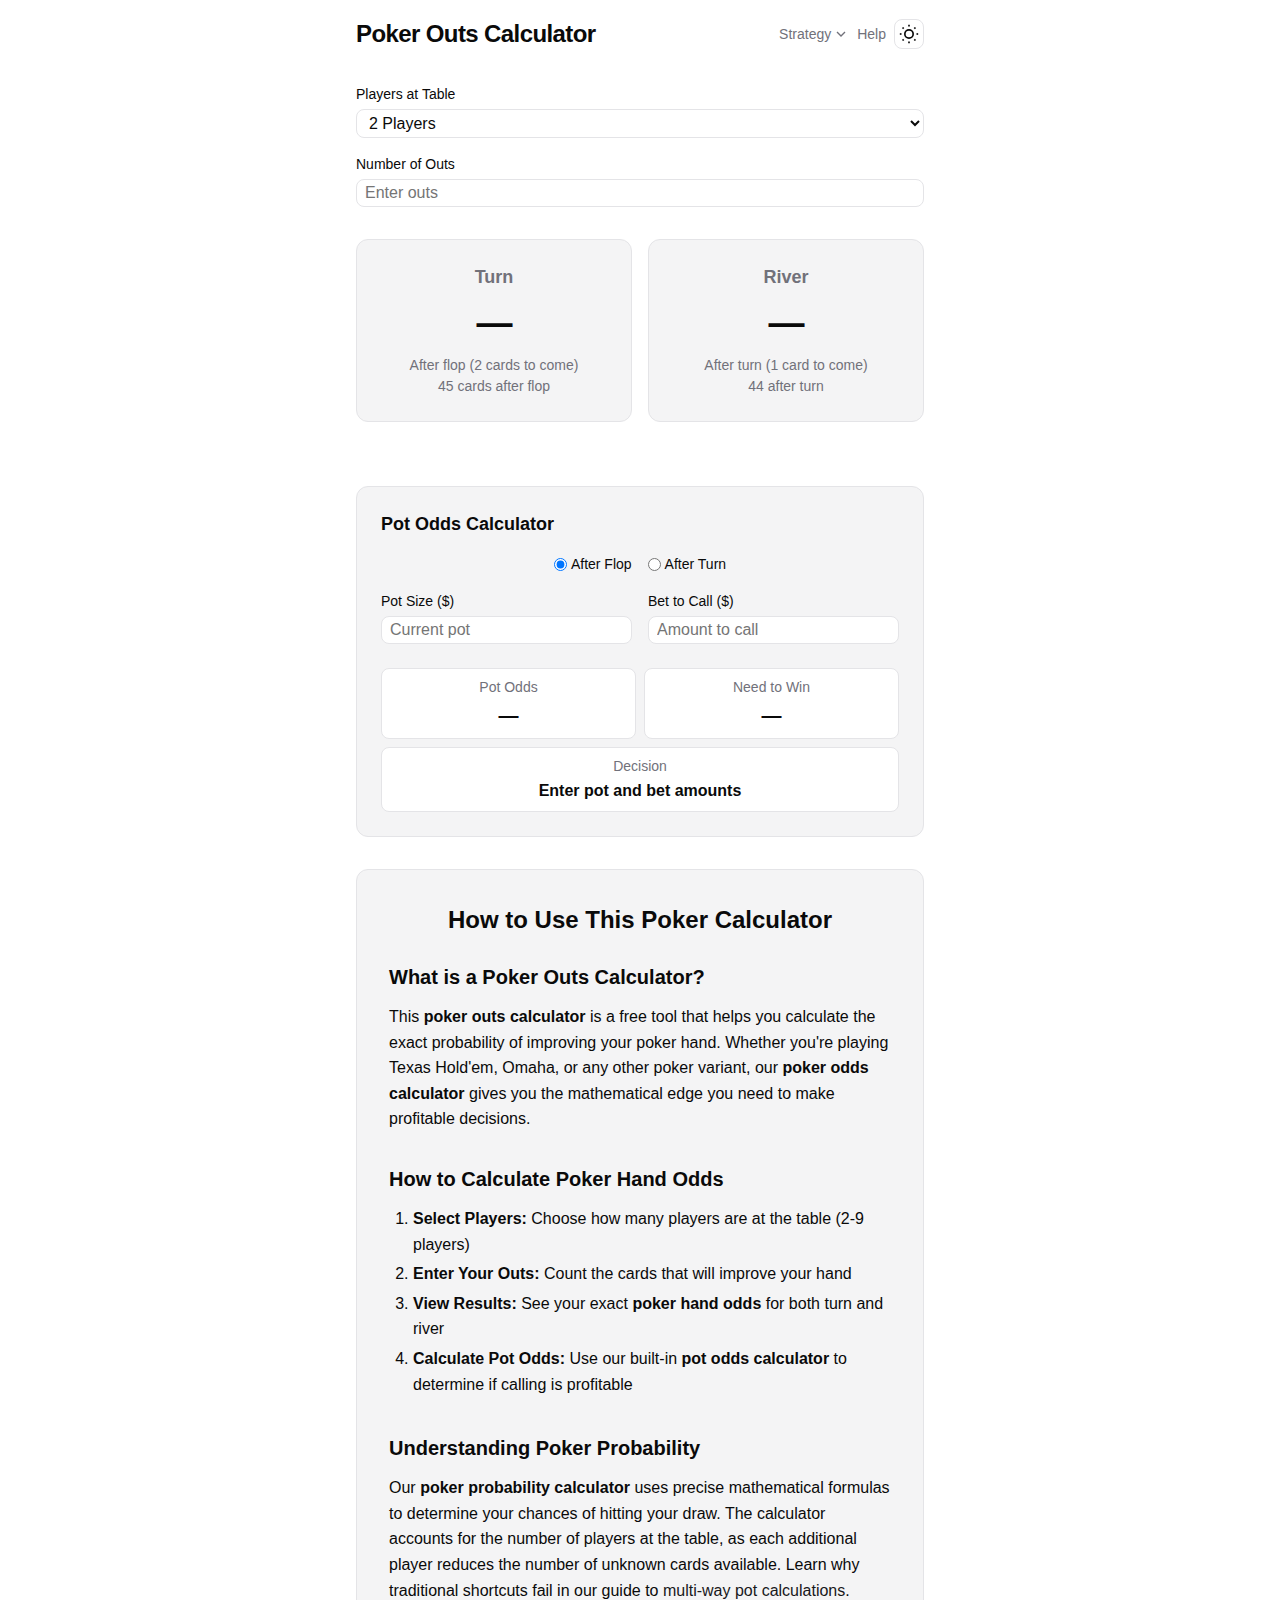
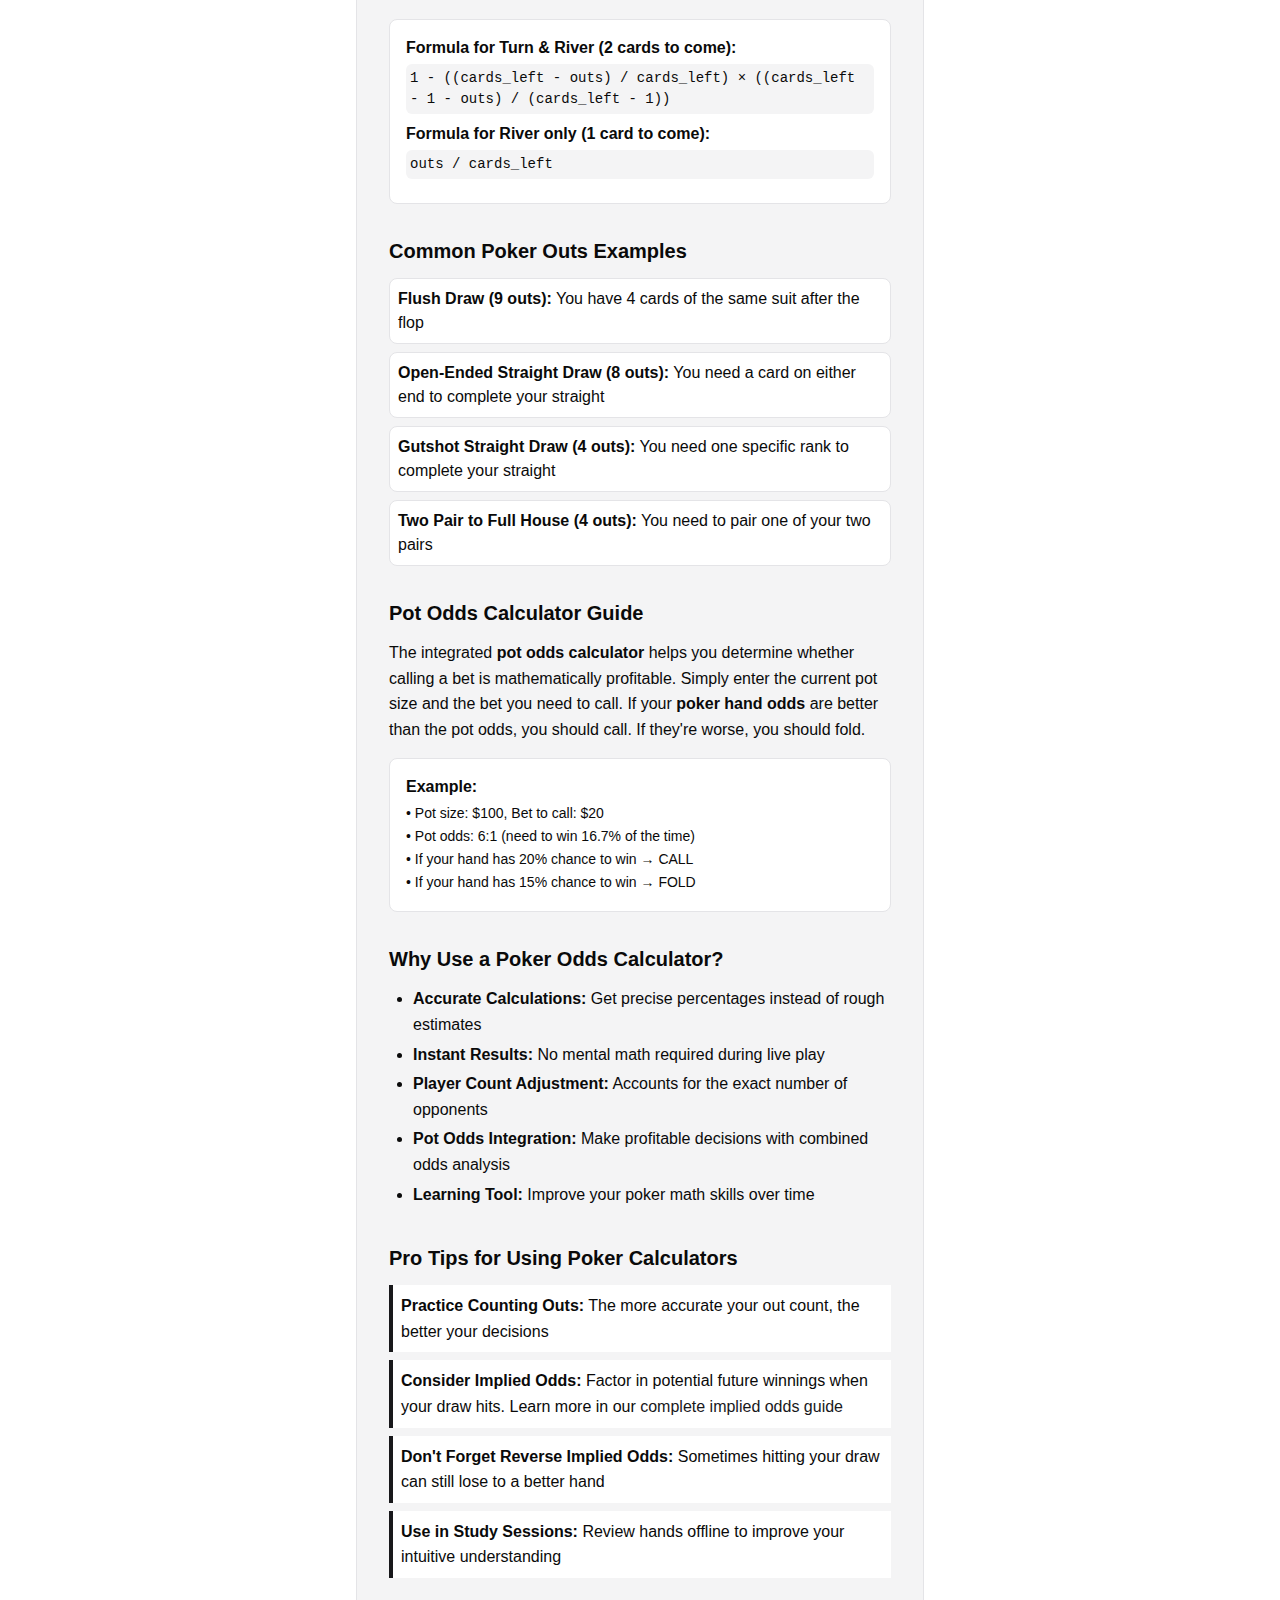
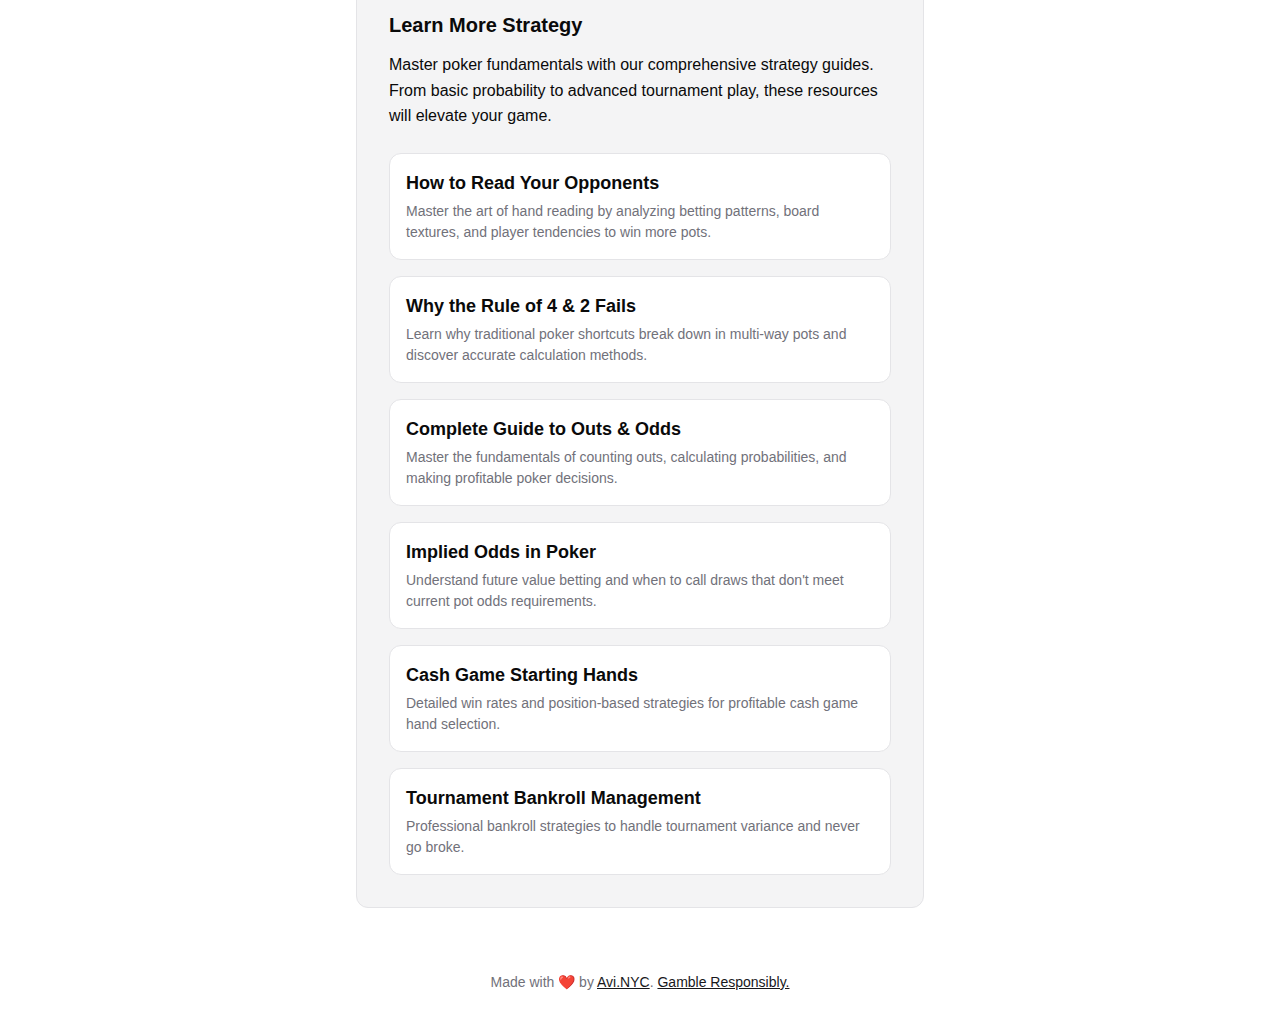
<file: index.html>
<!doctype html>
<html lang="en">
  <head>
    <meta charset="UTF-8" />
    <meta
      name="viewport"
      content="width=device-width, initial-scale=1.0" />
    <meta
      name="description"
      content="Free poker outs calculator & poker odds calculator. Calculate poker hand odds, pot odds, and poker probability percentages. The ultimate poker probability calculator for players at all levels." />
    <meta
      name="keywords"
      content="poker outs calculator, poker odds calculator, poker probability calculator, pot odds calculator, poker hand odds, poker percentages, poker math, texas holdem calculator" />
    <meta
      property="og:title"
      content="Poker Outs Calculator - Free Poker Odds & Probability Calculator" />
    <meta
      property="og:description"
      content="Calculate poker hand odds and pot odds instantly. Free poker outs calculator with accurate probability calculations for all poker hands." />
    <meta
      property="og:type"
      content="website" />
    <meta
      property="og:image"
      content="https://pokerouts.app/og-image.png" />
    <meta
      property="og:url"
      content="https://pokerouts.app" />
    <meta
      name="twitter:card"
      content="summary_large_image" />
    <meta
      name="twitter:title"
      content="Poker Outs Calculator - Accurate Multi-Way Pot Odds" />
    <meta
      name="twitter:description"
      content="Get precise poker odds that adjust for table size. Essential tool for serious players." />
    <meta
      name="twitter:image"
      content="https://pokerouts.app/og-image.png" />
    <meta
      name="theme-color"
      content="#000000" />
    <meta
      name="robots"
      content="index, follow" />

    <title>Poker Outs Calculator - Free Poker Odds & Probability Calculator</title>
    <link
      rel="manifest"
      href="manifest.json" />
    <link
      rel="stylesheet"
      href="styles.css" />
    <link
      rel="icon"
      type="image/png"
      href="icons/icon-192.png" />
    <link
      rel="apple-touch-icon"
      href="icons/icon-192.png" />
  </head>
  <body>
    <div class="app">
      <header class="app__header">
        <h1 class="app__title">Poker Outs Calculator</h1>
        <div class="app__header-controls">
          <div class="strategy-dropdown">
            <button
              class="strategy-dropdown__trigger"
              aria-expanded="false"
              aria-haspopup="true"
              id="strategyDropdown">
              Strategy
              <svg
                class="strategy-dropdown__icon"
                width="16"
                height="16"
                viewBox="0 0 24 24"
                fill="none"
                stroke="currentColor"
                stroke-width="2">
                <path d="M6 9l6 6 6-6"></path>
              </svg>
            </button>
            <div
              class="strategy-dropdown__menu"
              id="strategyMenu">
              <a
                href="hand-reading-guide.html"
                class="strategy-dropdown__item">
                <div class="strategy-dropdown__item-content">
                  <span class="strategy-dropdown__item-title">How to Read Your Opponents</span>
                  <span class="strategy-dropdown__item-desc">Complete hand reading guide</span>
                </div>
              </a>
              <a
                href="why-the-rule-of-4-and-2-fails.html"
                class="strategy-dropdown__item">
                <div class="strategy-dropdown__item-content">
                  <span class="strategy-dropdown__item-title">Why Rule of 4 & 2 Fails</span>
                  <span class="strategy-dropdown__item-desc">Multi-way pot calculations</span>
                </div>
              </a>
              <a
                href="complete-guide-poker-outs-odds.html"
                class="strategy-dropdown__item">
                <div class="strategy-dropdown__item-content">
                  <span class="strategy-dropdown__item-title">Complete Guide to Outs & Odds</span>
                  <span class="strategy-dropdown__item-desc">Master poker probability</span>
                </div>
              </a>
              <a
                href="cash-game-starting-hands.html"
                class="strategy-dropdown__item">
                <div class="strategy-dropdown__item-content">
                  <span class="strategy-dropdown__item-title">Cash Game Starting Hands</span>
                  <span class="strategy-dropdown__item-desc">Win rates by position</span>
                </div>
              </a>
              <a
                href="/implied-odds-guide.html"
                class="strategy-dropdown__item">
                <div class="strategy-dropdown__item-content">
                  <span class="strategy-dropdown__item-title">Implied Odds in Poker</span>
                  <span class="strategy-dropdown__item-desc">Future value betting guide</span>
                </div>
              </a>
              <a
                href="tournament-bankroll-management.html"
                class="strategy-dropdown__item">
                <div class="strategy-dropdown__item-content">
                  <span class="strategy-dropdown__item-title">Tournament Bankroll Management</span>
                  <span class="strategy-dropdown__item-desc"
                    >Never go broke playing tournaments</span
                  >
                </div>
              </a>
            </div>
          </div>
          <a
            href="#how-to-use"
            class="help-link"
            >Help</a
          >
          <button
            class="theme-toggle"
            aria-label="Toggle theme">
            <svg
              class="theme-toggle__icon theme-toggle__icon--light"
              width="20"
              height="20"
              viewBox="0 0 24 24"
              fill="none"
              stroke="currentColor"
              stroke-width="2">
              <circle
                cx="12"
                cy="12"
                r="5"></circle>
              <line
                x1="12"
                y1="1"
                x2="12"
                y2="3"></line>
              <line
                x1="12"
                y1="21"
                x2="12"
                y2="23"></line>
              <line
                x1="4.22"
                y1="4.22"
                x2="5.64"
                y2="5.64"></line>
              <line
                x1="18.36"
                y1="18.36"
                x2="19.78"
                y2="19.78"></line>
              <line
                x1="1"
                y1="12"
                x2="3"
                y2="12"></line>
              <line
                x1="21"
                y1="12"
                x2="23"
                y2="12"></line>
              <line
                x1="4.22"
                y1="19.78"
                x2="5.64"
                y2="18.36"></line>
              <line
                x1="18.36"
                y1="5.64"
                x2="19.78"
                y2="4.22"></line>
            </svg>
            <svg
              class="theme-toggle__icon theme-toggle__icon--dark"
              width="20"
              height="20"
              viewBox="0 0 24 24"
              fill="none"
              stroke="currentColor"
              stroke-width="2">
              <path d="M21 12.79A9 9 0 1 1 11.21 3 7 7 0 0 0 21 12.79z"></path>
            </svg>
          </button>
        </div>
      </header>

      <main class="calculator">
        <div class="calculator__inputs">
          <div class="form-group">
            <label
              class="form-group__label"
              for="players"
              >Players at Table</label
            >
            <select
              class="form-group__select"
              id="players">
              <option value="2">2 Players</option>
              <option value="3">3 Players</option>
              <option value="4">4 Players</option>
              <option value="5">5 Players</option>
              <option value="6">6 Players</option>
              <option value="7">7 Players</option>
              <option value="8">8 Players</option>
              <option value="9">9 Players</option>
            </select>
          </div>

          <div class="form-group">
            <label
              class="form-group__label"
              for="outs"
              >Number of Outs</label
            >
            <input
              type="number"
              class="form-group__input"
              id="outs"
              min="1"
              placeholder="Enter outs"
              inputmode="numeric" />
          </div>
        </div>

        <div class="results">
          <div class="results__card">
            <h2 class="results__title">Turn</h2>
            <div
              class="results__percentage"
              id="turnPercentage">
              —
            </div>
            <div class="results__description">After flop (2 cards to come)</div>
            <div class="results__description cards-left">45 cards after flop</div>
          </div>
          <div class="results__card">
            <h2 class="results__title">River</h2>
            <div
              class="results__percentage"
              id="riverPercentage">
              —
            </div>
            <div class="results__description">After turn (1 card to come)</div>
            <div class="results__description cards-left">44 after turn</div>
          </div>
        </div>

        <div class="pot-odds-calculator">
          <h3 class="pot-odds-calculator__title">Pot Odds Calculator</h3>
          <div class="pot-odds-calculator__toggle">
            <label class="toggle-label">
              <input
                type="radio"
                name="street"
                value="turn"
                checked />
              <span>After Flop</span>
            </label>
            <label class="toggle-label">
              <input
                type="radio"
                name="street"
                value="river" />
              <span>After Turn</span>
            </label>
          </div>
          <div class="pot-odds-calculator__inputs">
            <div class="form-group">
              <label
                class="form-group__label"
                for="potSize"
                >Pot Size ($)</label
              >
              <input
                type="number"
                class="form-group__input"
                id="potSize"
                min="0"
                placeholder="Current pot"
                inputmode="numeric" />
            </div>
            <div class="form-group">
              <label
                class="form-group__label"
                for="betSize"
                >Bet to Call ($)</label
              >
              <input
                type="number"
                class="form-group__input"
                id="betSize"
                min="0"
                placeholder="Amount to call"
                inputmode="numeric" />
            </div>
          </div>

          <div class="pot-odds-results">
            <div class="pot-odds-results__item">
              <span class="pot-odds-results__label">Pot Odds</span>
              <span
                class="pot-odds-results__value"
                id="potOddsRatio"
                >—</span
              >
            </div>
            <div class="pot-odds-results__item">
              <span class="pot-odds-results__label">Need to Win</span>
              <span
                class="pot-odds-results__value"
                id="potOddsPercent"
                >—</span
              >
            </div>
            <div class="pot-odds-results__item pot-odds-results__item--full">
              <span class="pot-odds-results__label">Decision</span>
              <span
                class="pot-odds-results__value pot-odds-results__decision"
                id="decision"
                >Enter pot and bet amounts</span
              >
            </div>
          </div>
        </div>
      </main>

      <section
        class="how-to-use"
        id="how-to-use">
        <h2 class="how-to-use__title">How to Use This Poker Calculator</h2>
        <div
          class="install-banner"
          id="installBanner">
          <div class="install-banner__content">
            <div class="install-banner__text">
              <strong>Install to Your Home Screen</strong>
              <span class="install-banner__description"
                >Get quick access to the poker calculator</span
              >
            </div>
            <button
              class="install-banner__button"
              id="installButton">
              <svg
                class="install-banner__icon"
                width="16"
                height="16"
                viewBox="0 0 24 24"
                fill="none"
                stroke="currentColor"
                stroke-width="2">
                <path d="M21 15v4a2 2 0 0 1-2 2H5a2 2 0 0 1-2-2v-4"></path>
                <polyline points="7,10 12,15 17,10"></polyline>
                <line
                  x1="12"
                  y1="15"
                  x2="12"
                  y2="3"></line>
              </svg>
              Install
            </button>
            <button
              class="install-banner__close"
              id="installBannerClose"
              aria-label="Close install banner">
              <svg
                width="14"
                height="14"
                viewBox="0 0 24 24"
                fill="none"
                stroke="currentColor"
                stroke-width="2">
                <line
                  x1="18"
                  y1="6"
                  x2="6"
                  y2="18"></line>
                <line
                  x1="6"
                  y1="6"
                  x2="18"
                  y2="18"></line>
              </svg>
            </button>
          </div>
        </div>
        <div class="how-to-use__content">
          <div class="how-to-use__section">
            <h3 class="how-to-use__subtitle">What is a Poker Outs Calculator?</h3>
            <p class="how-to-use__text">
              This <strong>poker outs calculator</strong> is a free tool that helps you calculate
              the exact probability of improving your poker hand. Whether you're playing Texas
              Hold'em, Omaha, or any other poker variant, our
              <strong>poker odds calculator</strong> gives you the mathematical edge you need to
              make profitable decisions.
            </p>
          </div>

          <div class="how-to-use__section">
            <h3 class="how-to-use__subtitle">How to Calculate Poker Hand Odds</h3>
            <ol class="how-to-use__steps">
              <li>
                <strong>Select Players:</strong> Choose how many players are at the table (2-9
                players)
              </li>
              <li><strong>Enter Your Outs:</strong> Count the cards that will improve your hand</li>
              <li>
                <strong>View Results:</strong> See your exact <strong>poker hand odds</strong> for
                both turn and river
              </li>
              <li>
                <strong>Calculate Pot Odds:</strong> Use our built-in
                <strong>pot odds calculator</strong> to determine if calling is profitable
              </li>
            </ol>
          </div>

          <div class="how-to-use__section">
            <h3 class="how-to-use__subtitle">Understanding Poker Probability</h3>
            <p class="how-to-use__text">
              Our <strong>poker probability calculator</strong> uses precise mathematical formulas
              to determine your chances of hitting your draw. The calculator accounts for the number
              of players at the table, as each additional player reduces the number of unknown cards
              available. Learn why traditional shortcuts fail in our guide to
              <a href="why-the-rule-of-4-and-2-fails.html">multi-way pot calculations</a>.
            </p>

            <div class="how-to-use__formula">
              <h4>Formula for Turn & River (2 cards to come):</h4>
              <p>
                1 - ((cards_left - outs) / cards_left) × ((cards_left - 1 - outs) / (cards_left -
                1))
              </p>

              <h4>Formula for River only (1 card to come):</h4>
              <p>outs / cards_left</p>
            </div>
          </div>

          <div class="how-to-use__section">
            <h3 class="how-to-use__subtitle">Common Poker Outs Examples</h3>
            <div class="how-to-use__examples">
              <div class="how-to-use__example">
                <strong>Flush Draw (9 outs):</strong> You have 4 cards of the same suit after the
                flop
              </div>
              <div class="how-to-use__example">
                <strong>Open-Ended Straight Draw (8 outs):</strong> You need a card on either end to
                complete your straight
              </div>
              <div class="how-to-use__example">
                <strong>Gutshot Straight Draw (4 outs):</strong> You need one specific rank to
                complete your straight
              </div>
              <div class="how-to-use__example">
                <strong>Two Pair to Full House (4 outs):</strong> You need to pair one of your two
                pairs
              </div>
            </div>
          </div>

          <div class="how-to-use__section">
            <h3 class="how-to-use__subtitle">Pot Odds Calculator Guide</h3>
            <p class="how-to-use__text">
              The integrated <strong>pot odds calculator</strong> helps you determine whether
              calling a bet is mathematically profitable. Simply enter the current pot size and the
              bet you need to call. If your <strong>poker hand odds</strong> are better than the pot
              odds, you should call. If they're worse, you should fold.
            </p>

            <div class="how-to-use__pot-odds-example">
              <h4>Example:</h4>
              <p>• Pot size: $100, Bet to call: $20</p>
              <p>• Pot odds: 6:1 (need to win 16.7% of the time)</p>
              <p>• If your hand has 20% chance to win → CALL</p>
              <p>• If your hand has 15% chance to win → FOLD</p>
            </div>
          </div>

          <div class="how-to-use__section">
            <h3 class="how-to-use__subtitle">Why Use a Poker Odds Calculator?</h3>
            <ul class="how-to-use__benefits">
              <li>
                <strong>Accurate Calculations:</strong> Get precise percentages instead of rough
                estimates
              </li>
              <li><strong>Instant Results:</strong> No mental math required during live play</li>
              <li>
                <strong>Player Count Adjustment:</strong> Accounts for the exact number of opponents
              </li>
              <li>
                <strong>Pot Odds Integration:</strong> Make profitable decisions with combined odds
                analysis
              </li>
              <li><strong>Learning Tool:</strong> Improve your poker math skills over time</li>
            </ul>
          </div>

          <div class="how-to-use__section">
            <h3 class="how-to-use__subtitle">Pro Tips for Using Poker Calculators</h3>
            <div class="how-to-use__tips">
              <p class="how-to-use__tip">
                <strong>Practice Counting Outs:</strong> The more accurate your out count, the
                better your decisions
              </p>
              <p class="how-to-use__tip">
                <strong>Consider Implied Odds:</strong> Factor in potential future winnings when
                your draw hits. Learn more in our
                <a href="implied-odds-guide.html">complete implied odds guide</a>
              </p>
              <p class="how-to-use__tip">
                <strong>Don't Forget Reverse Implied Odds:</strong> Sometimes hitting your draw can
                still lose to a better hand
              </p>
              <p class="how-to-use__tip">
                <strong>Use in Study Sessions:</strong> Review hands offline to improve your
                intuitive understanding
              </p>
            </div>
          </div>

          <div class="how-to-use__section">
            <h3 class="how-to-use__subtitle">Learn More Strategy</h3>
            <p class="how-to-use__text">
              Master poker fundamentals with our comprehensive strategy guides. From basic
              probability to advanced tournament play, these resources will elevate your game.
            </p>

            <div class="how-to-use__strategy-links">
              <a
                href="hand-reading-guide.html"
                class="how-to-use__strategy-link">
                <div class="how-to-use__strategy-content">
                  <h4 class="how-to-use__strategy-title">How to Read Your Opponents</h4>
                  <p class="how-to-use__strategy-desc">
                    Master the art of hand reading by analyzing betting patterns, board textures,
                    and player tendencies to win more pots.
                  </p>
                </div>
              </a>

              <a
                href="why-the-rule-of-4-and-2-fails.html"
                class="how-to-use__strategy-link">
                <div class="how-to-use__strategy-content">
                  <h4 class="how-to-use__strategy-title">Why the Rule of 4 & 2 Fails</h4>
                  <p class="how-to-use__strategy-desc">
                    Learn why traditional poker shortcuts break down in multi-way pots and discover
                    accurate calculation methods.
                  </p>
                </div>
              </a>

              <a
                href="complete-guide-poker-outs-odds.html"
                class="how-to-use__strategy-link">
                <div class="how-to-use__strategy-content">
                  <h4 class="how-to-use__strategy-title">Complete Guide to Outs & Odds</h4>
                  <p class="how-to-use__strategy-desc">
                    Master the fundamentals of counting outs, calculating probabilities, and making
                    profitable poker decisions.
                  </p>
                </div>
              </a>

              <a
                href="implied-odds-guide.html"
                class="how-to-use__strategy-link">
                <div class="how-to-use__strategy-content">
                  <h4 class="how-to-use__strategy-title">Implied Odds in Poker</h4>
                  <p class="how-to-use__strategy-desc">
                    Understand future value betting and when to call draws that don't meet current
                    pot odds requirements.
                  </p>
                </div>
              </a>

              <a
                href="cash-game-starting-hands.html"
                class="how-to-use__strategy-link">
                <div class="how-to-use__strategy-content">
                  <h4 class="how-to-use__strategy-title">Cash Game Starting Hands</h4>
                  <p class="how-to-use__strategy-desc">
                    Detailed win rates and position-based strategies for profitable cash game hand
                    selection.
                  </p>
                </div>
              </a>

              <a
                href="tournament-bankroll-management.html"
                class="how-to-use__strategy-link">
                <div class="how-to-use__strategy-content">
                  <h4 class="how-to-use__strategy-title">Tournament Bankroll Management</h4>
                  <p class="how-to-use__strategy-desc">
                    Professional bankroll strategies to handle tournament variance and never go
                    broke.
                  </p>
                </div>
              </a>
            </div>
          </div>
        </div>
      </section>

      <footer class="app__footer">
        <p class="app__footer-text">
          Made with ❤️ by <a href="https://avi.nyc">Avi.NYC</a>.
          <a href="https://www.ncpgambling.org/help-treatment/">Gamble Responsibly.</a>
        </p>
      </footer>
    </div>

    <script src="app.js"></script>
    <script type="application/ld+json">
      {
        "@context": "https://schema.org",
        "@type": "WebApplication",
        "name": "Poker Outs Calculator",
        "description": "Calculate accurate poker hand probabilities based on outs and player count. More precise than the Rule of 4 and 2 for multi-way pots.",
        "url": "https://pokerouts.app",
        "applicationCategory": "GameApplication",
        "operatingSystem": "Web Browser",
        "offers": {
          "@type": "Offer",
          "price": "0",
          "priceCurrency": "USD"
        },
        "creator": {
          "@type": "Person",
          "name": "Avi Flombaum",
          "url": "https://avi.nyc"
        },
        "featureList": [
          "Calculate poker odds for 2-9 players",
          "Pot odds calculator",
          "Turn and river probability calculations",
          "Progressive Web App (PWA)",
          "Dark/light mode toggle"
        ],
        "screenshot": "https://pokerouts.app/screenshot.png",
        "browserRequirements": "Requires JavaScript"
      }
    </script>

    <script type="application/ld+json">
      {
        "@context": "https://schema.org",
        "@type": "HowTo",
        "name": "How to Calculate Poker Outs and Odds",
        "description": "Learn to calculate accurate poker probabilities based on the number of players at the table",
        "image": "https://pokerouts.app/poker-odds-guide.png",
        "step": [
          {
            "@type": "HowToStep",
            "name": "Count Your Outs",
            "text": "Identify how many cards in the deck will improve your hand to a winner",
            "image": "https://pokerouts.app/count-outs.png"
          },
          {
            "@type": "HowToStep",
            "name": "Select Players",
            "text": "Choose the number of players at your table (2-9 players)",
            "image": "https://pokerouts.app/select-players.png"
          },
          {
            "@type": "HowToStep",
            "name": "Get Accurate Odds",
            "text": "View your precise winning percentage for turn and river, adjusted for table size",
            "image": "https://pokerouts.app/view-results.png"
          }
        ]
      }
    </script>

    <script type="application/ld+json">
      {
        "@context": "https://schema.org",
        "@type": "FAQPage",
        "mainEntity": [
          {
            "@type": "Question",
            "name": "What is the difference between this calculator and the Rule of 4 and 2?",
            "acceptedAnswer": {
              "@type": "Answer",
              "text": "The Rule of 4 and 2 assumes heads-up play, but this calculator adjusts for the actual number of players at the table. In multi-way pots, your odds are significantly higher because there are fewer unknown cards remaining."
            }
          },
          {
            "@type": "Question",
            "name": "How many outs do I have with a flush draw?",
            "acceptedAnswer": {
              "@type": "Answer",
              "text": "A flush draw typically has 9 outs - there are 13 cards of each suit, you have 2, and 2 more are on the board, leaving 9 cards that complete your flush."
            }
          },
          {
            "@type": "Question",
            "name": "What are pot odds in poker?",
            "acceptedAnswer": {
              "@type": "Answer",
              "text": "Pot odds are the ratio of the current pot size to the cost of calling a bet. Compare pot odds to your winning percentage to determine if a call is profitable."
            }
          },
          {
            "@type": "Question",
            "name": "How do I calculate poker outs for a straight draw?",
            "acceptedAnswer": {
              "@type": "Answer",
              "text": "An open-ended straight draw has 8 outs (4 cards on each end). A gutshot (inside straight) has 4 outs. Count carefully to avoid double-counting cards that might give opponents better hands."
            }
          }
        ]
      }
    </script>

    <script type="application/ld+json">
      {
        "@context": "https://schema.org",
        "@type": "Organization",
        "name": "Avi.NYC",
        "url": "https://avi.nyc",
        "founder": {
          "@type": "Person",
          "name": "Avi Flombaum"
        },
        "sameAs": ["https://twitter.com/aviflombaum", "https://github.com/aviflombaum"]
      }
    </script>
    <script defer data-domain="pokerouts.app" src="https://a.wip.dev/js/script.js"></script>
  </body>
</html>
</file>
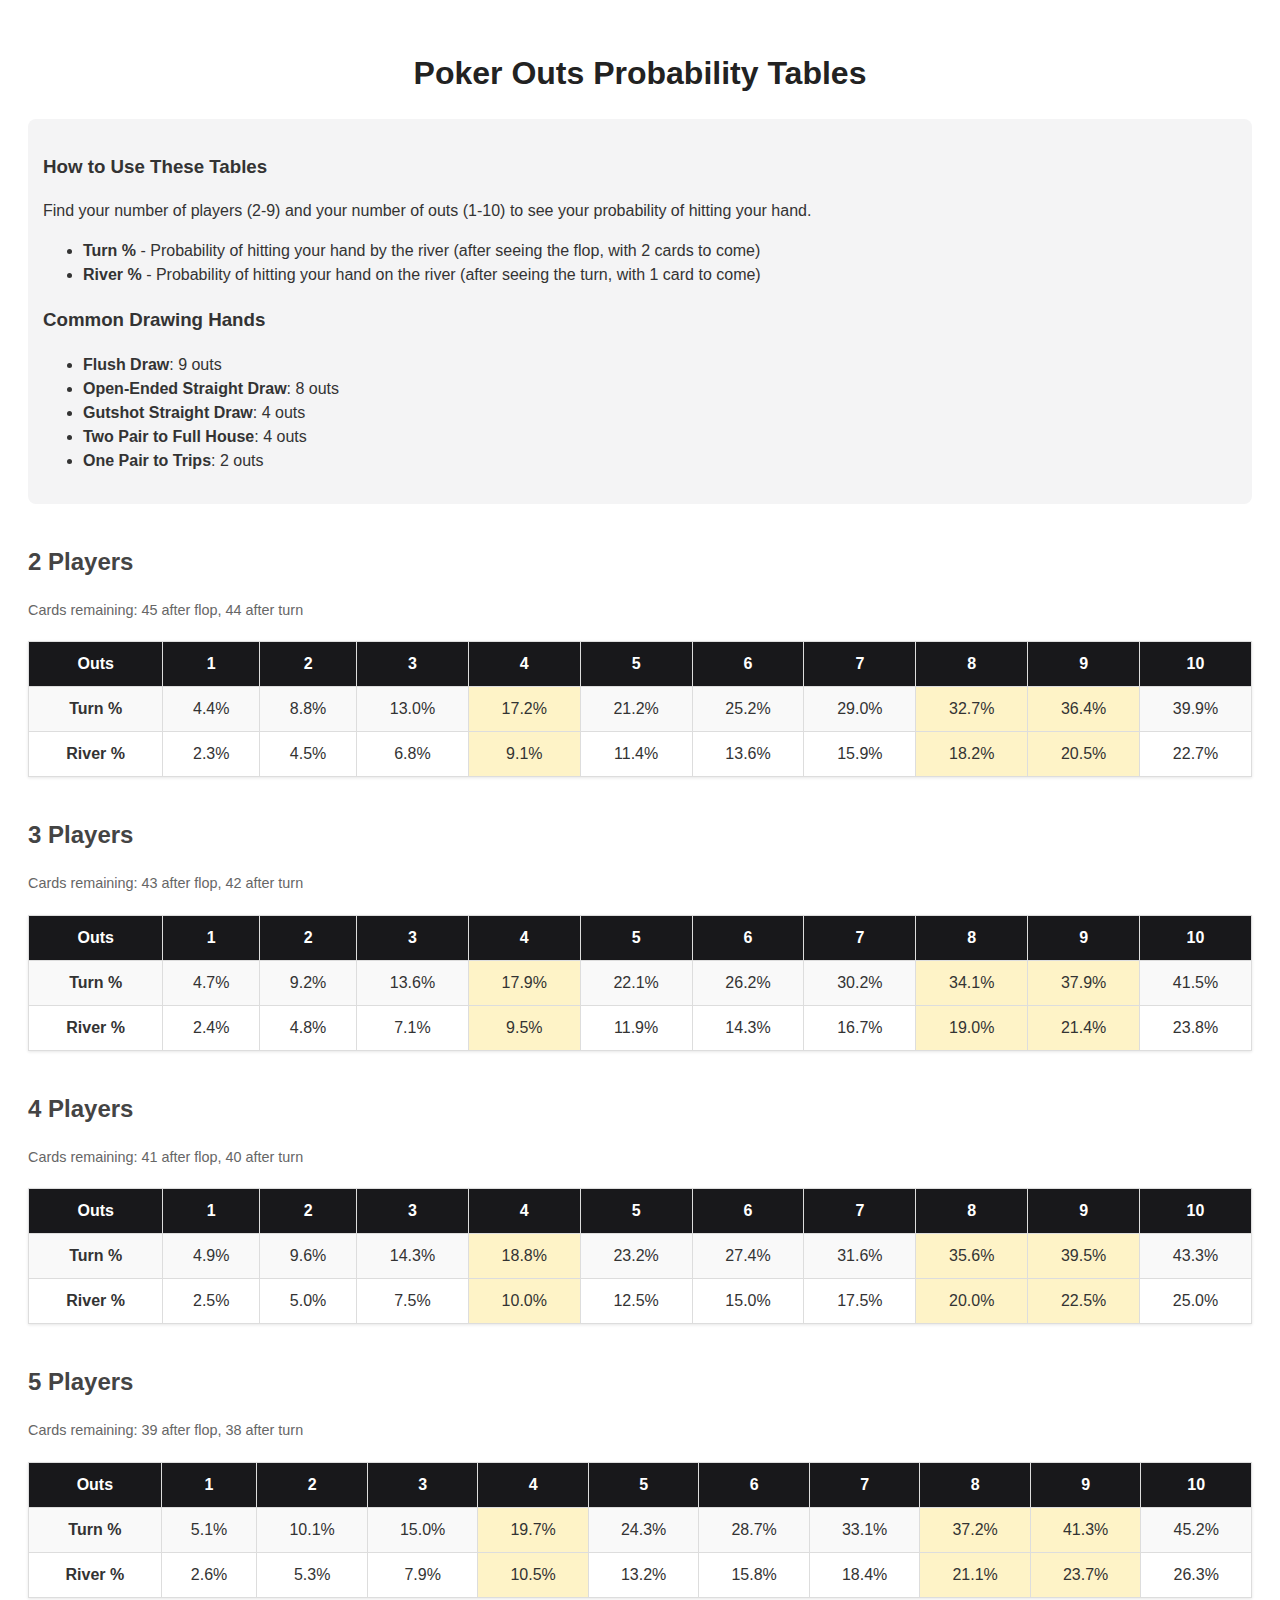
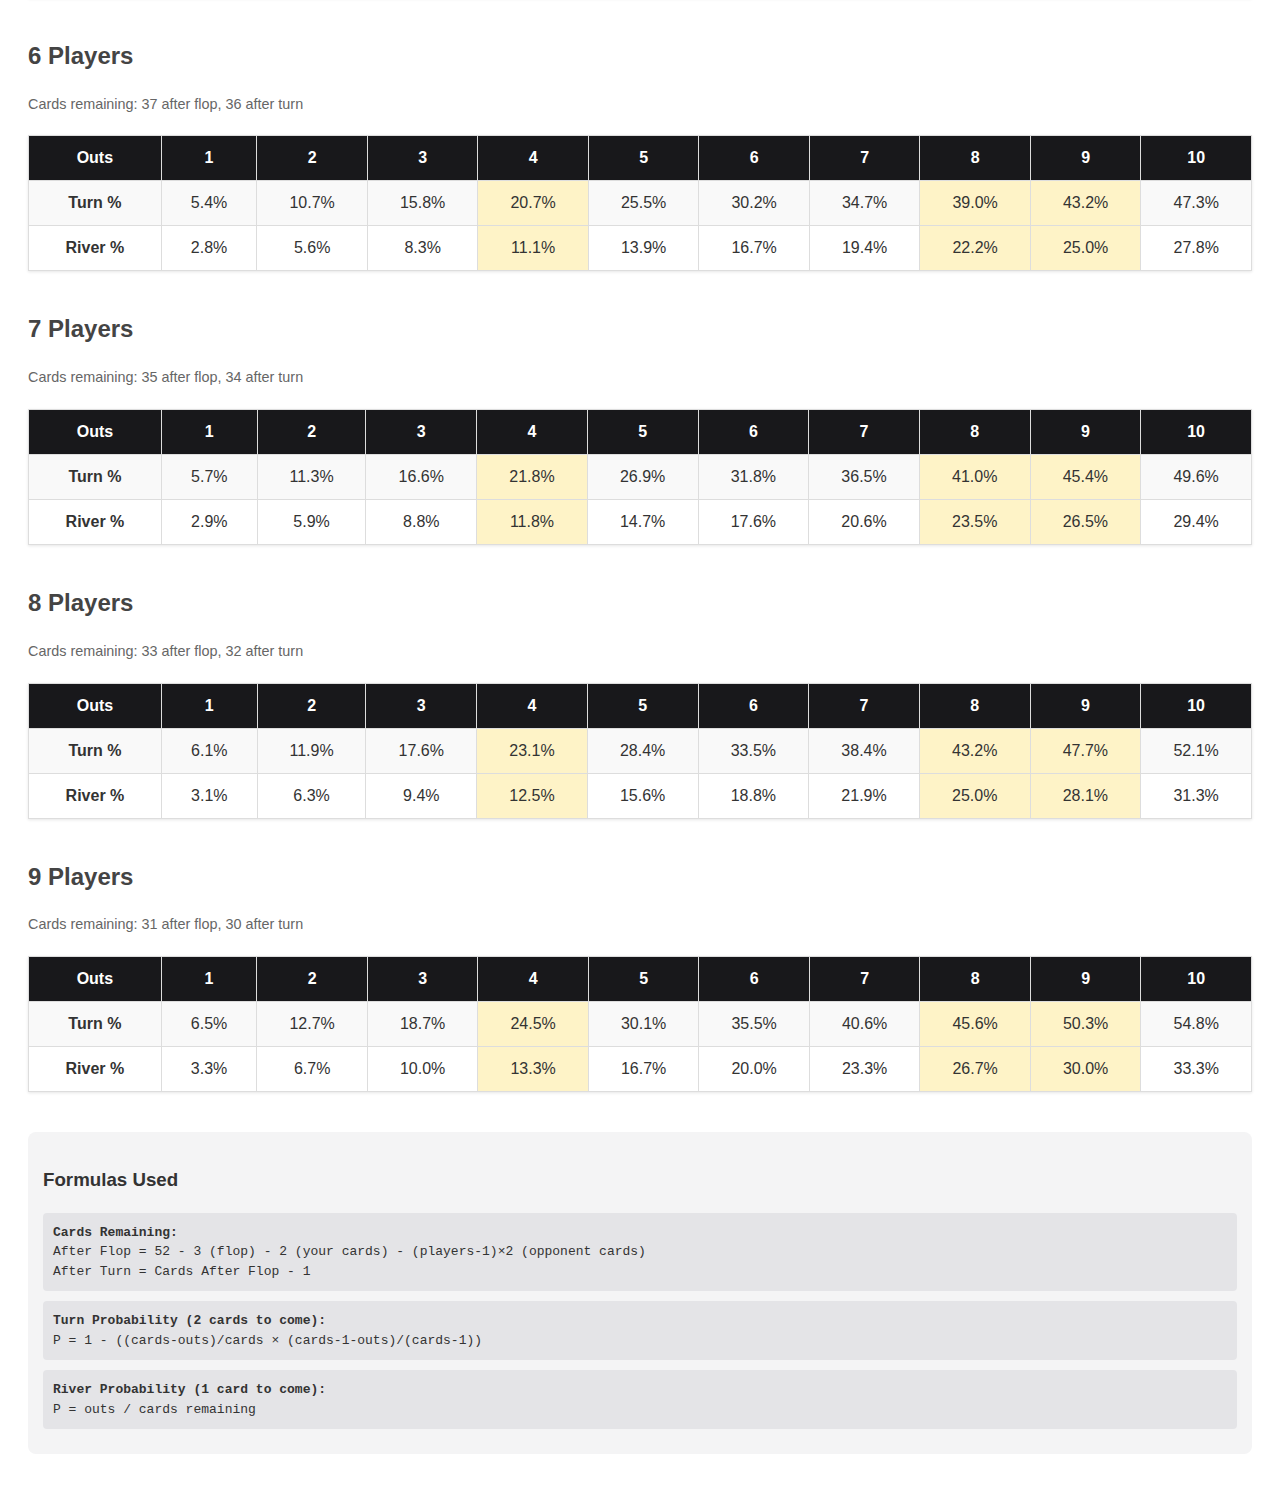
<file: calculations.html>
<!DOCTYPE html>
<html lang="en">
<head>
    <meta charset="UTF-8">
    <meta name="viewport" content="width=device-width, initial-scale=1.0">
    <title>Poker Outs Probability Tables</title>
    <style>
        body {
            font-family: -apple-system, BlinkMacSystemFont, "Segoe UI", Roboto, "Helvetica Neue", Arial, sans-serif;
            padding: 20px;
            line-height: 1.5;
            color: #333;
        }
        h1 {
            text-align: center;
            color: #222;
        }
        h2 {
            margin-top: 40px;
            color: #444;
        }
        .info {
            background: #f4f4f5;
            padding: 15px;
            border-radius: 8px;
            margin-bottom: 30px;
        }
        .formula {
            font-family: monospace;
            background: #e4e4e7;
            padding: 10px;
            border-radius: 4px;
            margin: 10px 0;
        }
        table {
            width: 100%;
            border-collapse: collapse;
            margin: 20px 0;
            box-shadow: 0 1px 3px rgba(0,0,0,0.1);
        }
        th, td {
            padding: 10px;
            text-align: center;
            border: 1px solid #ddd;
        }
        th {
            background: #18181b;
            color: white;
            font-weight: 600;
        }
        tr:nth-child(even) {
            background: #f9f9f9;
        }
        .highlight {
            background: #fef3c7;
            font-weight: 500;
        }
        .cards-info {
            font-size: 0.9em;
            color: #666;
            margin-top: 5px;
        }
        @media (max-width: 768px) {
            body {
                padding: 10px;
            }
            table {
                font-size: 0.9em;
            }
            th, td {
                padding: 5px;
            }
        }
    </style>
</head>
<body>
    <h1>Poker Outs Probability Tables</h1>
    
    <div class="info">
        <h3>How to Use These Tables</h3>
        <p>Find your number of players (2-9) and your number of outs (1-10) to see your probability of hitting your hand.</p>
        <ul>
            <li><strong>Turn %</strong> - Probability of hitting your hand by the river (after seeing the flop, with 2 cards to come)</li>
            <li><strong>River %</strong> - Probability of hitting your hand on the river (after seeing the turn, with 1 card to come)</li>
        </ul>
        
        <h3>Common Drawing Hands</h3>
        <ul>
            <li><strong>Flush Draw</strong>: 9 outs</li>
            <li><strong>Open-Ended Straight Draw</strong>: 8 outs</li>
            <li><strong>Gutshot Straight Draw</strong>: 4 outs</li>
            <li><strong>Two Pair to Full House</strong>: 4 outs</li>
            <li><strong>One Pair to Trips</strong>: 2 outs</li>
        </ul>
    </div>

    <script>
        // Calculate probabilities
        const calculateProbabilities = (players, outs) => {
            const cardsAfterFlop = 52 - 3 - 2 - ((players - 1) * 2);
            const cardsAfterTurn = cardsAfterFlop - 1;
            
            const missFirstCard = (cardsAfterFlop - outs) / cardsAfterFlop;
            const missSecondCard = (cardsAfterFlop - 1 - outs) / (cardsAfterFlop - 1);
            const beforeTurnProb = 1 - (missFirstCard * missSecondCard);
            
            const beforeRiverProb = outs / cardsAfterTurn;
            
            return {
                turn: (beforeTurnProb * 100).toFixed(1),
                river: (beforeRiverProb * 100).toFixed(1),
                cardsAfterFlop: cardsAfterFlop,
                cardsAfterTurn: cardsAfterTurn
            };
        };

        // Generate tables for each player count
        let html = '';
        
        for (let players = 2; players <= 9; players++) {
            const calc = calculateProbabilities(players, 1);
            
            html += `<h2>${players} Players</h2>`;
            html += `<div class="cards-info">Cards remaining: ${calc.cardsAfterFlop} after flop, ${calc.cardsAfterTurn} after turn</div>`;
            html += '<table>';
            html += '<tr><th>Outs</th>';
            
            // Header row
            for (let outs = 1; outs <= 10; outs++) {
                html += `<th>${outs}</th>`;
            }
            html += '</tr>';
            
            // Turn probabilities row
            html += '<tr><td><strong>Turn %</strong></td>';
            for (let outs = 1; outs <= 10; outs++) {
                const prob = calculateProbabilities(players, outs);
                const cellClass = (outs === 4 || outs === 8 || outs === 9) ? 'highlight' : '';
                html += `<td class="${cellClass}">${prob.turn}%</td>`;
            }
            html += '</tr>';
            
            // River probabilities row
            html += '<tr><td><strong>River %</strong></td>';
            for (let outs = 1; outs <= 10; outs++) {
                const prob = calculateProbabilities(players, outs);
                const cellClass = (outs === 4 || outs === 8 || outs === 9) ? 'highlight' : '';
                html += `<td class="${cellClass}">${prob.river}%</td>`;
            }
            html += '</tr>';
            
            html += '</table>';
        }
        
        // Add formulas section
        html += `
        <div class="info" style="margin-top: 40px;">
            <h3>Formulas Used</h3>
            <div class="formula">
                <strong>Cards Remaining:</strong><br>
                After Flop = 52 - 3 (flop) - 2 (your cards) - (players-1)×2 (opponent cards)<br>
                After Turn = Cards After Flop - 1
            </div>
            <div class="formula">
                <strong>Turn Probability (2 cards to come):</strong><br>
                P = 1 - ((cards-outs)/cards × (cards-1-outs)/(cards-1))
            </div>
            <div class="formula">
                <strong>River Probability (1 card to come):</strong><br>
                P = outs / cards remaining
            </div>
        </div>
        `;
        
        document.body.insertAdjacentHTML('beforeend', html);
    </script>
</body>
</html>
</file>
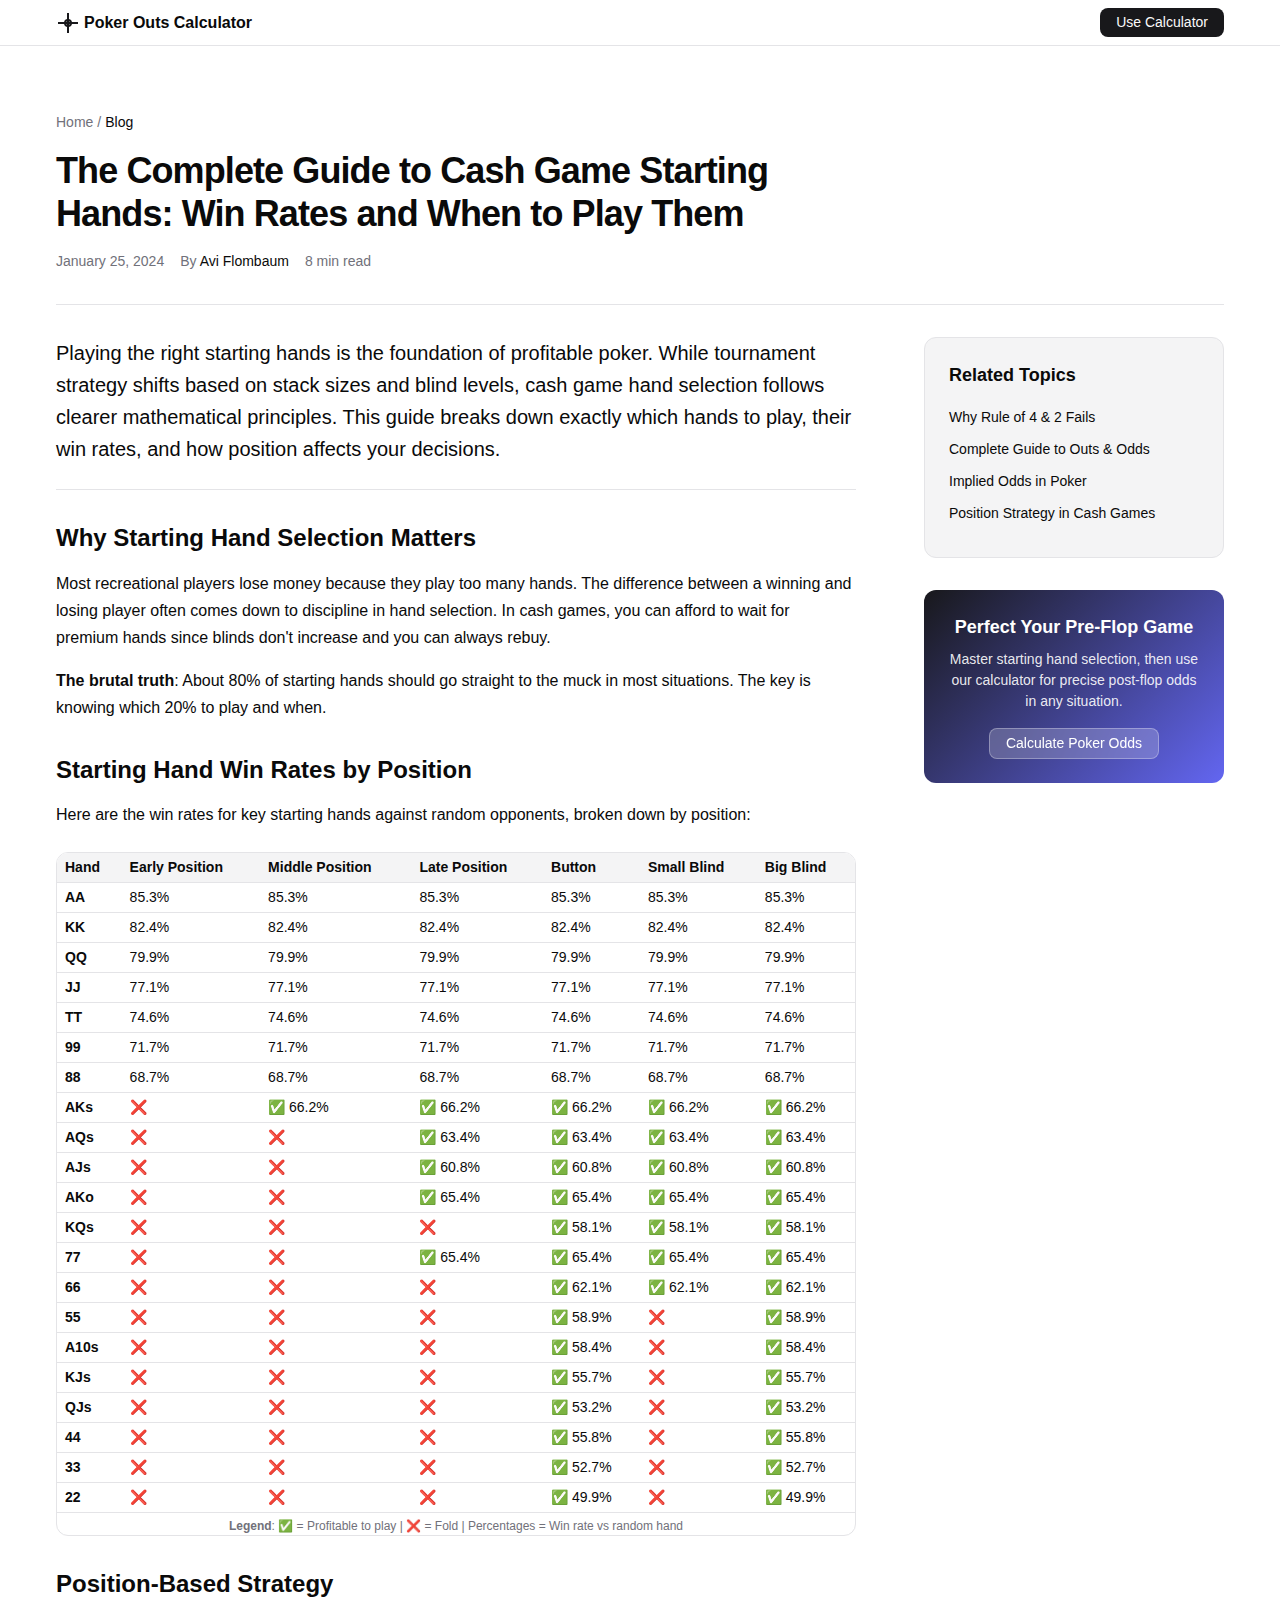
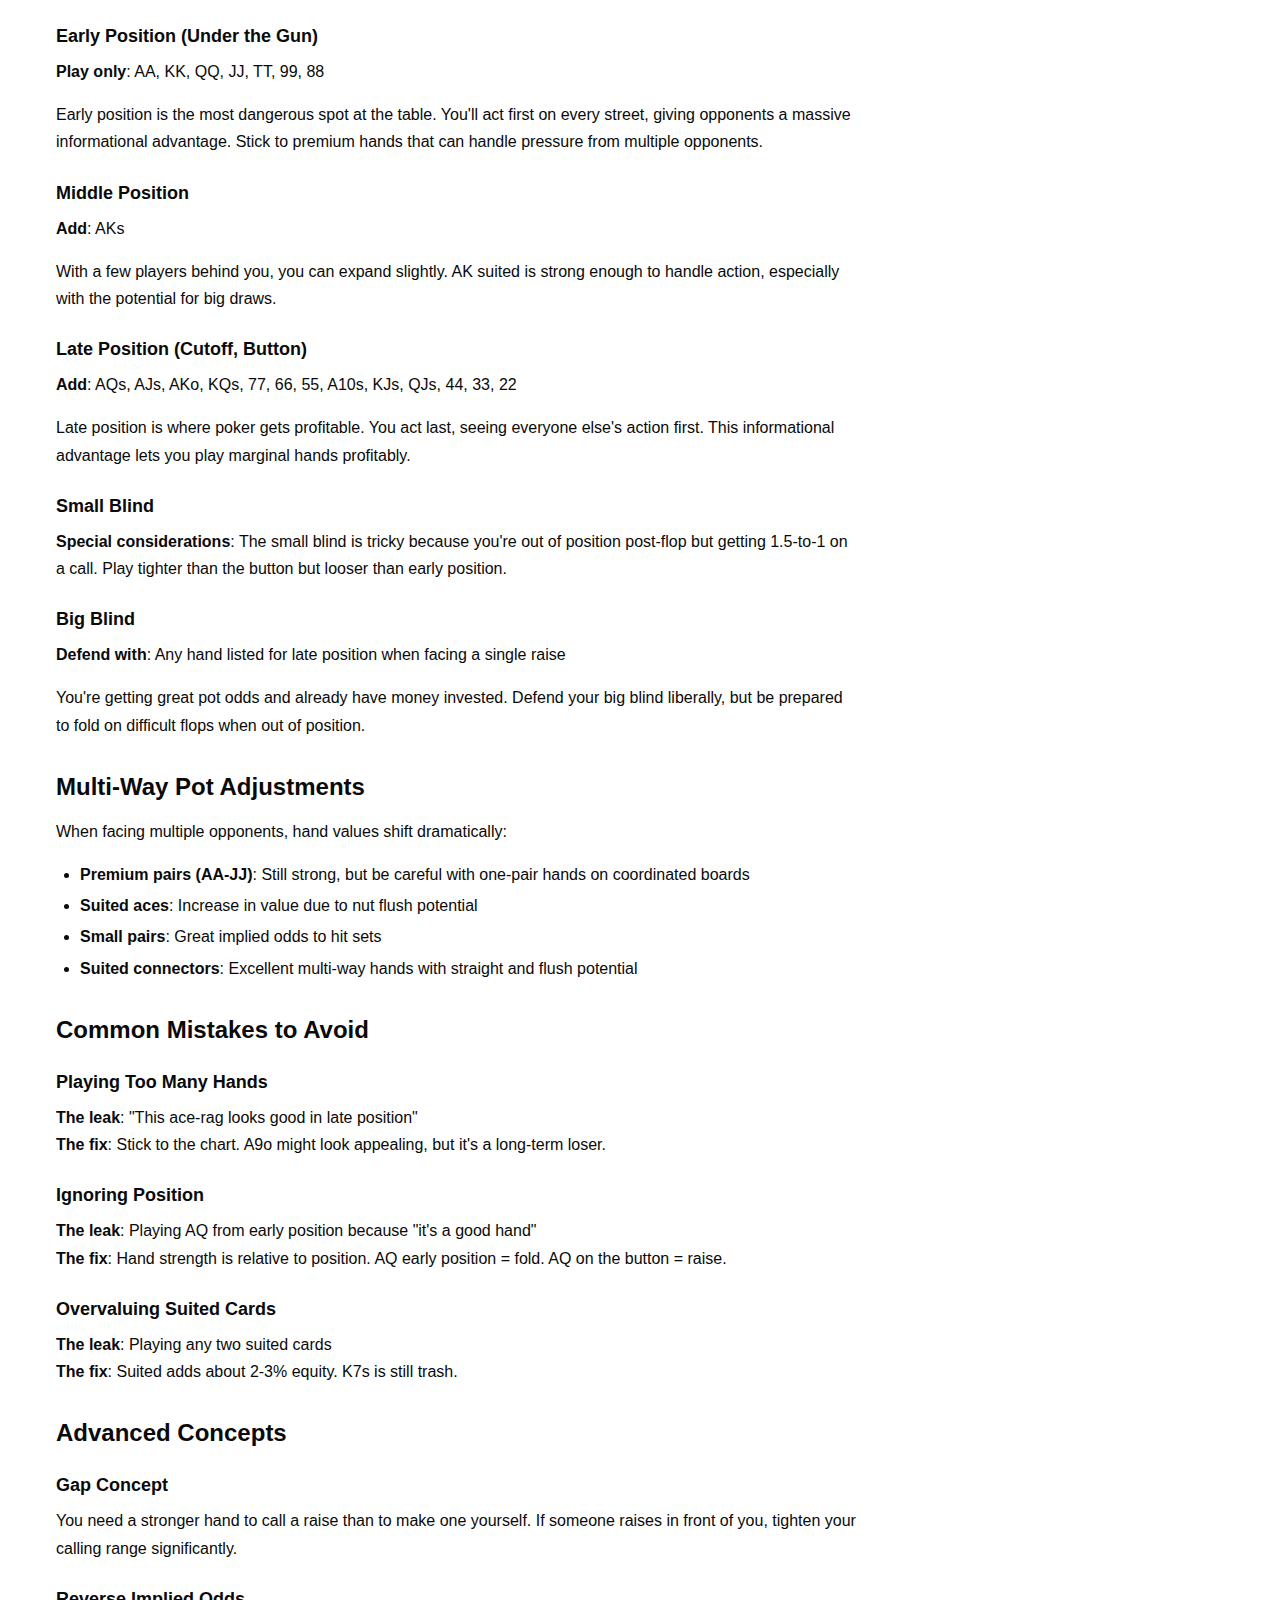
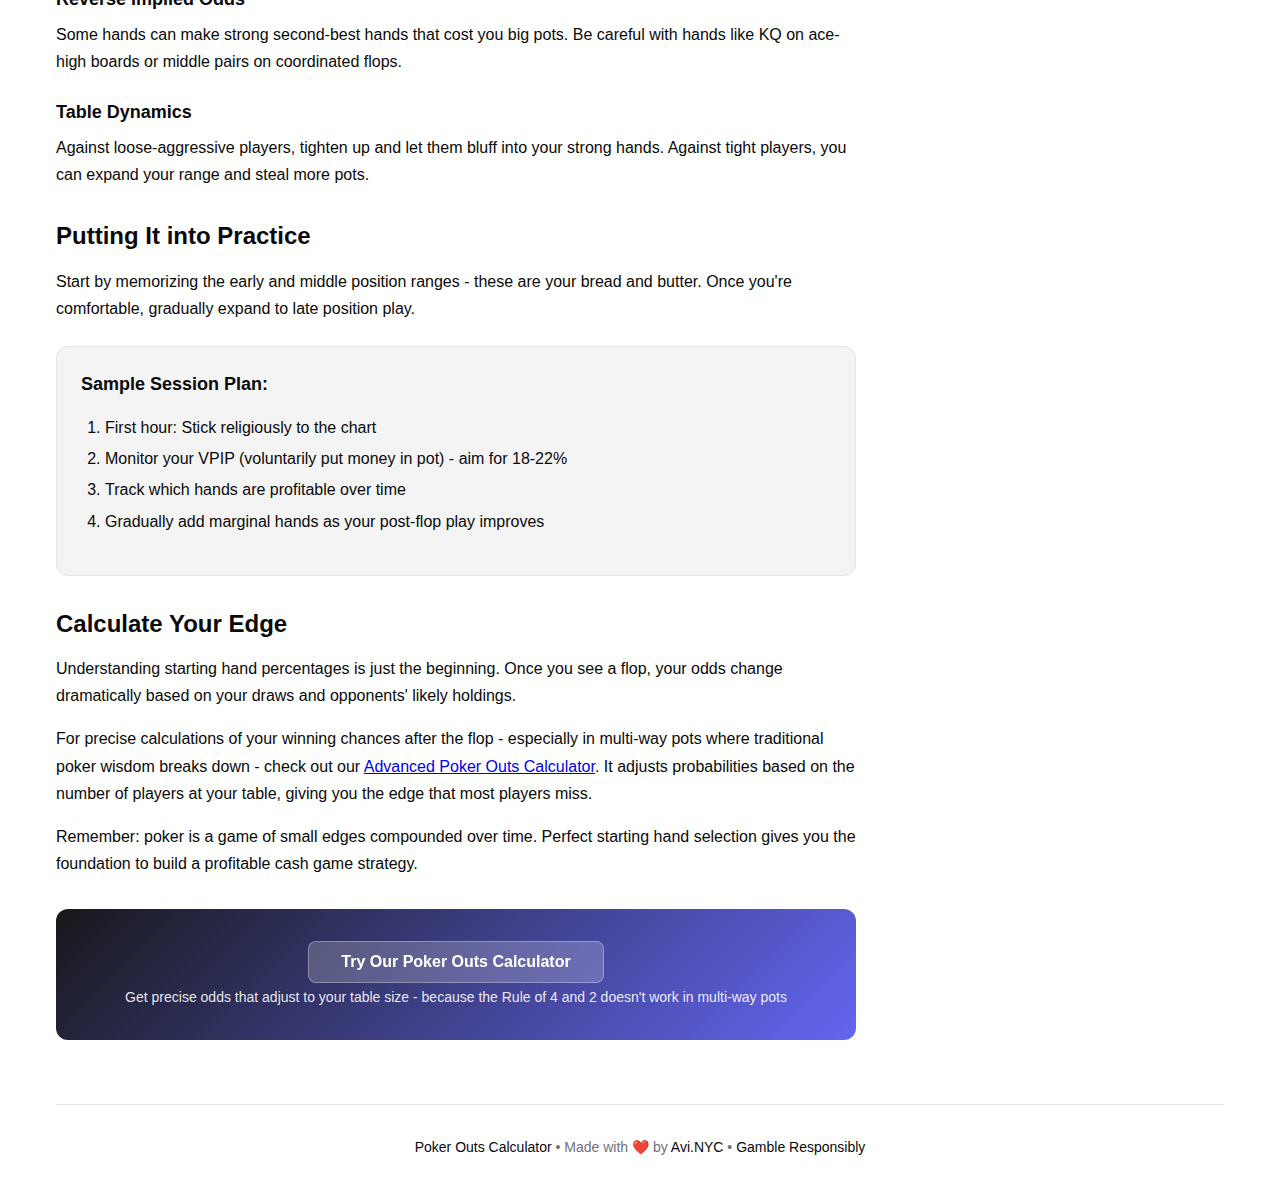
<file: cash-game-starting-hands.html>
<!doctype html>
<html lang="en">
  <head>
    <meta charset="UTF-8" />
    <meta name="viewport" content="width=device-width, initial-scale=1.0" />
    <meta
      name="description"
      content="Complete guide to cash game starting hands with win rates by position. Learn which poker hands to play, when to fold, and maximize your win rate with proper hand selection." />
    <meta
      name="keywords"
      content="poker starting hands, cash game strategy, poker hand selection, starting hand charts, poker win rates, poker position strategy, poker odds calculator" />
    <meta
      property="og:title"
      content="The Complete Guide to Cash Game Starting Hands: Win Rates and When to Play Them" />
    <meta
      property="og:description"
      content="Master cash game starting hand selection with detailed win rates by position. Learn which hands to play for maximum profitability." />
    <meta
      property="og:type"
      content="article" />
    <meta
      property="og:url"
      content="https://pokerouts.app/cash-game-starting-hands.html" />
    <meta
      property="article:published_time"
      content="2024-01-25T10:00:00Z" />
    <meta
      property="article:author"
      content="Avi Flombaum" />
    <meta
      property="article:section"
      content="Poker Strategy" />
    <meta
      property="article:tag"
      content="cash game strategy" />
    <meta
      property="article:tag"
      content="starting hands" />
    <meta
      property="article:tag"
      content="poker position" />
    <meta
      name="theme-color"
      content="#000000" />
    <title>Complete Guide to Cash Game Starting Hands: Win Rates by Position | Poker Outs Calculator</title>
    <link rel="manifest" href="manifest.json" />
    <link rel="stylesheet" href="styles.css" />
    <link rel="stylesheet" href="blog.css" />
    <link rel="icon" type="image/png" href="icons/icon-192.png" />
    <link rel="apple-touch-icon" href="icons/icon-192.png" />
    <link rel="canonical" href="https://pokerouts.app/cash-game-starting-hands.html" />
  </head>
  <body>
    <div class="blog-nav">
      <div class="blog-nav__content">
        <a href="/" class="blog-nav__logo">
          <svg class="blog-nav__icon" width="24" height="24" viewBox="0 0 24 24" fill="none" stroke="currentColor" stroke-width="2">
            <path d="M12 2v20M2 12h20"></path>
            <circle cx="12" cy="12" r="3"></circle>
          </svg>
          Poker Outs Calculator
        </a>
        <a href="/" class="blog-nav__cta">Use Calculator</a>
      </div>
    </div>

    <div class="blog">
      <header class="blog__header">
        <div class="blog__header-content">
          <nav class="blog__breadcrumb">
            <a href="/" class="blog__breadcrumb-link">Home</a>
            <span class="blog__breadcrumb-separator">/</span>
            <span class="blog__breadcrumb-current">Blog</span>
          </nav>
          
          <h1 class="blog__title">The Complete Guide to Cash Game Starting Hands: Win Rates and When to Play Them</h1>
          
          <div class="blog__meta">
            <time class="blog__date" datetime="2024-01-25">January 25, 2024</time>
            <span class="blog__author">By <a href="https://avi.nyc" rel="author">Avi Flombaum</a></span>
            <span class="blog__reading-time">8 min read</span>
          </div>
        </div>
      </header>

      <main class="blog__content">
        <article class="blog__article">
          <div class="blog__intro">
            <p class="blog__lead">
              Playing the right starting hands is the foundation of profitable poker. While tournament strategy shifts based on stack sizes and blind levels, cash game hand selection follows clearer mathematical principles. This guide breaks down exactly which hands to play, their win rates, and how position affects your decisions.
            </p>
          </div>

          <section class="blog__section">
            <h2 class="blog__heading">Why Starting Hand Selection Matters</h2>
            <p class="blog__text">
              Most recreational players lose money because they play too many hands. The difference between a winning and losing player often comes down to discipline in hand selection. In cash games, you can afford to wait for premium hands since blinds don't increase and you can always rebuy.
            </p>
            <p class="blog__text">
              <strong>The brutal truth</strong>: About 80% of starting hands should go straight to the muck in most situations. The key is knowing which 20% to play and when.
            </p>
          </section>

          <section class="blog__section">
            <h2 class="blog__heading">Starting Hand Win Rates by Position</h2>
            <p class="blog__text">
              Here are the win rates for key starting hands against random opponents, broken down by position:
            </p>
            
            <div class="blog__table-container">
              <table class="blog__table">
                <thead>
                  <tr>
                    <th>Hand</th>
                    <th>Early Position</th>
                    <th>Middle Position</th>
                    <th>Late Position</th>
                    <th>Button</th>
                    <th>Small Blind</th>
                    <th>Big Blind</th>
                  </tr>
                </thead>
                <tbody>
                  <tr>
                    <td><strong>AA</strong></td>
                    <td>85.3%</td>
                    <td>85.3%</td>
                    <td>85.3%</td>
                    <td>85.3%</td>
                    <td>85.3%</td>
                    <td>85.3%</td>
                  </tr>
                  <tr>
                    <td><strong>KK</strong></td>
                    <td>82.4%</td>
                    <td>82.4%</td>
                    <td>82.4%</td>
                    <td>82.4%</td>
                    <td>82.4%</td>
                    <td>82.4%</td>
                  </tr>
                  <tr>
                    <td><strong>QQ</strong></td>
                    <td>79.9%</td>
                    <td>79.9%</td>
                    <td>79.9%</td>
                    <td>79.9%</td>
                    <td>79.9%</td>
                    <td>79.9%</td>
                  </tr>
                  <tr>
                    <td><strong>JJ</strong></td>
                    <td>77.1%</td>
                    <td>77.1%</td>
                    <td>77.1%</td>
                    <td>77.1%</td>
                    <td>77.1%</td>
                    <td>77.1%</td>
                  </tr>
                  <tr>
                    <td><strong>TT</strong></td>
                    <td>74.6%</td>
                    <td>74.6%</td>
                    <td>74.6%</td>
                    <td>74.6%</td>
                    <td>74.6%</td>
                    <td>74.6%</td>
                  </tr>
                  <tr>
                    <td><strong>99</strong></td>
                    <td>71.7%</td>
                    <td>71.7%</td>
                    <td>71.7%</td>
                    <td>71.7%</td>
                    <td>71.7%</td>
                    <td>71.7%</td>
                  </tr>
                  <tr>
                    <td><strong>88</strong></td>
                    <td>68.7%</td>
                    <td>68.7%</td>
                    <td>68.7%</td>
                    <td>68.7%</td>
                    <td>68.7%</td>
                    <td>68.7%</td>
                  </tr>
                  <tr>
                    <td><strong>AKs</strong></td>
                    <td class="blog__table-fold">❌</td>
                    <td class="blog__table-play">✅ 66.2%</td>
                    <td class="blog__table-play">✅ 66.2%</td>
                    <td class="blog__table-play">✅ 66.2%</td>
                    <td class="blog__table-play">✅ 66.2%</td>
                    <td class="blog__table-play">✅ 66.2%</td>
                  </tr>
                  <tr>
                    <td><strong>AQs</strong></td>
                    <td class="blog__table-fold">❌</td>
                    <td class="blog__table-fold">❌</td>
                    <td class="blog__table-play">✅ 63.4%</td>
                    <td class="blog__table-play">✅ 63.4%</td>
                    <td class="blog__table-play">✅ 63.4%</td>
                    <td class="blog__table-play">✅ 63.4%</td>
                  </tr>
                  <tr>
                    <td><strong>AJs</strong></td>
                    <td class="blog__table-fold">❌</td>
                    <td class="blog__table-fold">❌</td>
                    <td class="blog__table-play">✅ 60.8%</td>
                    <td class="blog__table-play">✅ 60.8%</td>
                    <td class="blog__table-play">✅ 60.8%</td>
                    <td class="blog__table-play">✅ 60.8%</td>
                  </tr>
                  <tr>
                    <td><strong>AKo</strong></td>
                    <td class="blog__table-fold">❌</td>
                    <td class="blog__table-fold">❌</td>
                    <td class="blog__table-play">✅ 65.4%</td>
                    <td class="blog__table-play">✅ 65.4%</td>
                    <td class="blog__table-play">✅ 65.4%</td>
                    <td class="blog__table-play">✅ 65.4%</td>
                  </tr>
                  <tr>
                    <td><strong>KQs</strong></td>
                    <td class="blog__table-fold">❌</td>
                    <td class="blog__table-fold">❌</td>
                    <td class="blog__table-fold">❌</td>
                    <td class="blog__table-play">✅ 58.1%</td>
                    <td class="blog__table-play">✅ 58.1%</td>
                    <td class="blog__table-play">✅ 58.1%</td>
                  </tr>
                  <tr>
                    <td><strong>77</strong></td>
                    <td class="blog__table-fold">❌</td>
                    <td class="blog__table-fold">❌</td>
                    <td class="blog__table-play">✅ 65.4%</td>
                    <td class="blog__table-play">✅ 65.4%</td>
                    <td class="blog__table-play">✅ 65.4%</td>
                    <td class="blog__table-play">✅ 65.4%</td>
                  </tr>
                  <tr>
                    <td><strong>66</strong></td>
                    <td class="blog__table-fold">❌</td>
                    <td class="blog__table-fold">❌</td>
                    <td class="blog__table-fold">❌</td>
                    <td class="blog__table-play">✅ 62.1%</td>
                    <td class="blog__table-play">✅ 62.1%</td>
                    <td class="blog__table-play">✅ 62.1%</td>
                  </tr>
                  <tr>
                    <td><strong>55</strong></td>
                    <td class="blog__table-fold">❌</td>
                    <td class="blog__table-fold">❌</td>
                    <td class="blog__table-fold">❌</td>
                    <td class="blog__table-play">✅ 58.9%</td>
                    <td class="blog__table-fold">❌</td>
                    <td class="blog__table-play">✅ 58.9%</td>
                  </tr>
                  <tr>
                    <td><strong>A10s</strong></td>
                    <td class="blog__table-fold">❌</td>
                    <td class="blog__table-fold">❌</td>
                    <td class="blog__table-fold">❌</td>
                    <td class="blog__table-play">✅ 58.4%</td>
                    <td class="blog__table-fold">❌</td>
                    <td class="blog__table-play">✅ 58.4%</td>
                  </tr>
                  <tr>
                    <td><strong>KJs</strong></td>
                    <td class="blog__table-fold">❌</td>
                    <td class="blog__table-fold">❌</td>
                    <td class="blog__table-fold">❌</td>
                    <td class="blog__table-play">✅ 55.7%</td>
                    <td class="blog__table-fold">❌</td>
                    <td class="blog__table-play">✅ 55.7%</td>
                  </tr>
                  <tr>
                    <td><strong>QJs</strong></td>
                    <td class="blog__table-fold">❌</td>
                    <td class="blog__table-fold">❌</td>
                    <td class="blog__table-fold">❌</td>
                    <td class="blog__table-play">✅ 53.2%</td>
                    <td class="blog__table-fold">❌</td>
                    <td class="blog__table-play">✅ 53.2%</td>
                  </tr>
                  <tr>
                    <td><strong>44</strong></td>
                    <td class="blog__table-fold">❌</td>
                    <td class="blog__table-fold">❌</td>
                    <td class="blog__table-fold">❌</td>
                    <td class="blog__table-play">✅ 55.8%</td>
                    <td class="blog__table-fold">❌</td>
                    <td class="blog__table-play">✅ 55.8%</td>
                  </tr>
                  <tr>
                    <td><strong>33</strong></td>
                    <td class="blog__table-fold">❌</td>
                    <td class="blog__table-fold">❌</td>
                    <td class="blog__table-fold">❌</td>
                    <td class="blog__table-play">✅ 52.7%</td>
                    <td class="blog__table-fold">❌</td>
                    <td class="blog__table-play">✅ 52.7%</td>
                  </tr>
                  <tr>
                    <td><strong>22</strong></td>
                    <td class="blog__table-fold">❌</td>
                    <td class="blog__table-fold">❌</td>
                    <td class="blog__table-fold">❌</td>
                    <td class="blog__table-play">✅ 49.9%</td>
                    <td class="blog__table-fold">❌</td>
                    <td class="blog__table-play">✅ 49.9%</td>
                  </tr>
                </tbody>
              </table>
              <p class="blog__table-legend">
                <strong>Legend</strong>: ✅ = Profitable to play | ❌ = Fold | Percentages = Win rate vs random hand
              </p>
            </div>
          </section>

          <section class="blog__section">
            <h2 class="blog__heading">Position-Based Strategy</h2>
            
            <h3 class="blog__subheading">Early Position (Under the Gun)</h3>
            <p class="blog__text">
              <strong>Play only</strong>: AA, KK, QQ, JJ, TT, 99, 88
            </p>
            <p class="blog__text">
              Early position is the most dangerous spot at the table. You'll act first on every street, giving opponents a massive informational advantage. Stick to premium hands that can handle pressure from multiple opponents.
            </p>

            <h3 class="blog__subheading">Middle Position</h3>
            <p class="blog__text">
              <strong>Add</strong>: AKs
            </p>
            <p class="blog__text">
              With a few players behind you, you can expand slightly. AK suited is strong enough to handle action, especially with the potential for big draws.
            </p>

            <h3 class="blog__subheading">Late Position (Cutoff, Button)</h3>
            <p class="blog__text">
              <strong>Add</strong>: AQs, AJs, AKo, KQs, 77, 66, 55, A10s, KJs, QJs, 44, 33, 22
            </p>
            <p class="blog__text">
              Late position is where poker gets profitable. You act last, seeing everyone else's action first. This informational advantage lets you play marginal hands profitably.
            </p>

            <h3 class="blog__subheading">Small Blind</h3>
            <p class="blog__text">
              <strong>Special considerations</strong>: The small blind is tricky because you're out of position post-flop but getting 1.5-to-1 on a call. Play tighter than the button but looser than early position.
            </p>

            <h3 class="blog__subheading">Big Blind</h3>
            <p class="blog__text">
              <strong>Defend with</strong>: Any hand listed for late position when facing a single raise
            </p>
            <p class="blog__text">
              You're getting great pot odds and already have money invested. Defend your big blind liberally, but be prepared to fold on difficult flops when out of position.
            </p>
          </section>

          <section class="blog__section">
            <h2 class="blog__heading">Multi-Way Pot Adjustments</h2>
            <p class="blog__text">
              When facing multiple opponents, hand values shift dramatically:
            </p>
            <ul class="blog__list">
              <li><strong>Premium pairs (AA-JJ)</strong>: Still strong, but be careful with one-pair hands on coordinated boards</li>
              <li><strong>Suited aces</strong>: Increase in value due to nut flush potential</li>
              <li><strong>Small pairs</strong>: Great implied odds to hit sets</li>
              <li><strong>Suited connectors</strong>: Excellent multi-way hands with straight and flush potential</li>
            </ul>
          </section>

          <section class="blog__section">
            <h2 class="blog__heading">Common Mistakes to Avoid</h2>
            
            <h3 class="blog__subheading">Playing Too Many Hands</h3>
            <p class="blog__text">
              <strong>The leak</strong>: "This ace-rag looks good in late position"<br>
              <strong>The fix</strong>: Stick to the chart. A9o might look appealing, but it's a long-term loser.
            </p>

            <h3 class="blog__subheading">Ignoring Position</h3>
            <p class="blog__text">
              <strong>The leak</strong>: Playing AQ from early position because "it's a good hand"<br>
              <strong>The fix</strong>: Hand strength is relative to position. AQ early position = fold. AQ on the button = raise.
            </p>

            <h3 class="blog__subheading">Overvaluing Suited Cards</h3>
            <p class="blog__text">
              <strong>The leak</strong>: Playing any two suited cards<br>
              <strong>The fix</strong>: Suited adds about 2-3% equity. K7s is still trash.
            </p>
          </section>

          <section class="blog__section">
            <h2 class="blog__heading">Advanced Concepts</h2>
            
            <h3 class="blog__subheading">Gap Concept</h3>
            <p class="blog__text">
              You need a stronger hand to call a raise than to make one yourself. If someone raises in front of you, tighten your calling range significantly.
            </p>

            <h3 class="blog__subheading">Reverse Implied Odds</h3>
            <p class="blog__text">
              Some hands can make strong second-best hands that cost you big pots. Be careful with hands like KQ on ace-high boards or middle pairs on coordinated flops.
            </p>

            <h3 class="blog__subheading">Table Dynamics</h3>
            <p class="blog__text">
              Against loose-aggressive players, tighten up and let them bluff into your strong hands. Against tight players, you can expand your range and steal more pots.
            </p>
          </section>

          <section class="blog__section">
            <h2 class="blog__heading">Putting It into Practice</h2>
            <p class="blog__text">
              Start by memorizing the early and middle position ranges - these are your bread and butter. Once you're comfortable, gradually expand to late position play.
            </p>
            
            <div class="blog__example">
              <h3 class="blog__example-title">Sample Session Plan:</h3>
              <ol class="blog__list">
                <li>First hour: Stick religiously to the chart</li>
                <li>Monitor your VPIP (voluntarily put money in pot) - aim for 18-22%</li>
                <li>Track which hands are profitable over time</li>
                <li>Gradually add marginal hands as your post-flop play improves</li>
              </ol>
            </div>
          </section>

          <section class="blog__section">
            <h2 class="blog__heading">Calculate Your Edge</h2>
            <p class="blog__text">
              Understanding starting hand percentages is just the beginning. Once you see a flop, your odds change dramatically based on your draws and opponents' likely holdings.
            </p>
            <p class="blog__text">
              For precise calculations of your winning chances after the flop - especially in multi-way pots where traditional poker wisdom breaks down - check out our <a href="/">Advanced Poker Outs Calculator</a>. It adjusts probabilities based on the number of players at your table, giving you the edge that most players miss.
            </p>
            <p class="blog__text">
              Remember: poker is a game of small edges compounded over time. Perfect starting hand selection gives you the foundation to build a profitable cash game strategy.
            </p>
            
            <div class="blog__cta">
              <a href="/" class="blog__cta-button">Try Our Poker Outs Calculator</a>
              <p class="blog__cta-text">Get precise odds that adjust to your table size - because the Rule of 4 and 2 doesn't work in multi-way pots</p>
            </div>
          </section>
        </article>

        <aside class="blog__sidebar">
          <div class="blog__related">
            <h3 class="blog__related-title">Related Topics</h3>
            <ul class="blog__related-list">
              <li><a href="why-the-rule-of-4-and-2-fails.html" class="blog__related-link">Why Rule of 4 & 2 Fails</a></li>
              <li><a href="complete-guide-poker-outs-odds.html" class="blog__related-link">Complete Guide to Outs & Odds</a></li>
              <li><a href="implied-odds-guide.html" class="blog__related-link">Implied Odds in Poker</a></li>
              <li><a href="#" class="blog__related-link">Position Strategy in Cash Games</a></li>
            </ul>
          </div>

          <div class="blog__calculator-promo">
            <h3 class="blog__promo-title">Perfect Your Pre-Flop Game</h3>
            <p class="blog__promo-text">
              Master starting hand selection, then use our calculator for precise post-flop odds in any situation.
            </p>
            <a href="/" class="blog__promo-button">Calculate Poker Odds</a>
          </div>
        </aside>
      </main>

      <footer class="blog__footer">
        <div class="blog__footer-content">
          <p class="blog__footer-text">
            <a href="/">Poker Outs Calculator</a> • 
            Made with ❤️ by <a href="https://avi.nyc">Avi.NYC</a> • 
            <a href="https://www.ncpgambling.org/help-treatment/">Gamble Responsibly</a>
          </p>
        </div>
      </footer>
    </div>

    <script type="application/ld+json">
      {
        "@context": "https://schema.org",
        "@type": "BlogPosting",
        "headline": "The Complete Guide to Cash Game Starting Hands: Win Rates and When to Play Them",
        "description": "Complete guide to cash game starting hands with win rates by position. Learn which poker hands to play, when to fold, and maximize your win rate.",
        "image": "https://pokerouts.app/blog-starting-hands.png",
        "author": {
          "@type": "Person",
          "name": "Avi Flombaum",
          "url": "https://avi.nyc"
        },
        "publisher": {
          "@type": "Organization",
          "name": "Poker Outs Calculator",
          "logo": {
            "@type": "ImageObject",
            "url": "https://pokerouts.app/icons/icon-192.png"
          }
        },
        "datePublished": "2024-01-25T10:00:00Z",
        "dateModified": "2024-01-25T10:00:00Z",
        "mainEntityOfPage": {
          "@type": "WebPage",
          "@id": "https://pokerouts.app/cash-game-starting-hands.html"
        },
        "articleSection": "Poker Strategy",
        "keywords": "poker starting hands, cash game strategy, poker hand selection, starting hand charts",
        "wordCount": "2000"
      }
    </script>

    <script type="application/ld+json">
      {
        "@context": "https://schema.org",
        "@type": "BreadcrumbList",
        "itemListElement": [
          {
            "@type": "ListItem",
            "position": 1,
            "name": "Home",
            "item": "https://pokerouts.app/"
          },
          {
            "@type": "ListItem",
            "position": 2,
            "name": "Blog",
            "item": "https://pokerouts.app/cash-game-starting-hands.html"
          }
        ]
      }
    </script>

    <script type="application/ld+json">
      {
        "@context": "https://schema.org",
        "@type": "FAQPage",
        "mainEntity": [
          {
            "@type": "Question",
            "name": "What percentage of starting hands should I play in cash games?",
            "acceptedAnswer": {
              "@type": "Answer",
              "text": "About 20% of starting hands are profitable in cash games. The other 80% should go straight to the muck in most situations."
            }
          },
          {
            "@type": "Question",
            "name": "How does position affect starting hand selection?",
            "acceptedAnswer": {
              "@type": "Answer",
              "text": "Position dramatically affects which hands to play. Early position requires premium hands (AA-88), while late position allows you to profitably play marginal hands like small pairs and suited connectors."
            }
          },
          {
            "@type": "Question",
            "name": "What are the best starting hands in poker?",
            "acceptedAnswer": {
              "@type": "Answer",
              "text": "The best starting hands are AA (85.3% win rate), KK (82.4%), QQ (79.9%), JJ (77.1%), and TT (74.6%). These hands can be played profitably from any position."
            }
          },
          {
            "@type": "Question",
            "name": "Should I play suited connectors in cash games?",
            "acceptedAnswer": {
              "@type": "Answer",
              "text": "Suited connectors can be profitable in late position with deep stacks and multiple opponents. They offer good implied odds but should be folded in early position."
            }
          }
        ]
      }
    </script>
  </body>
</html>
</file>
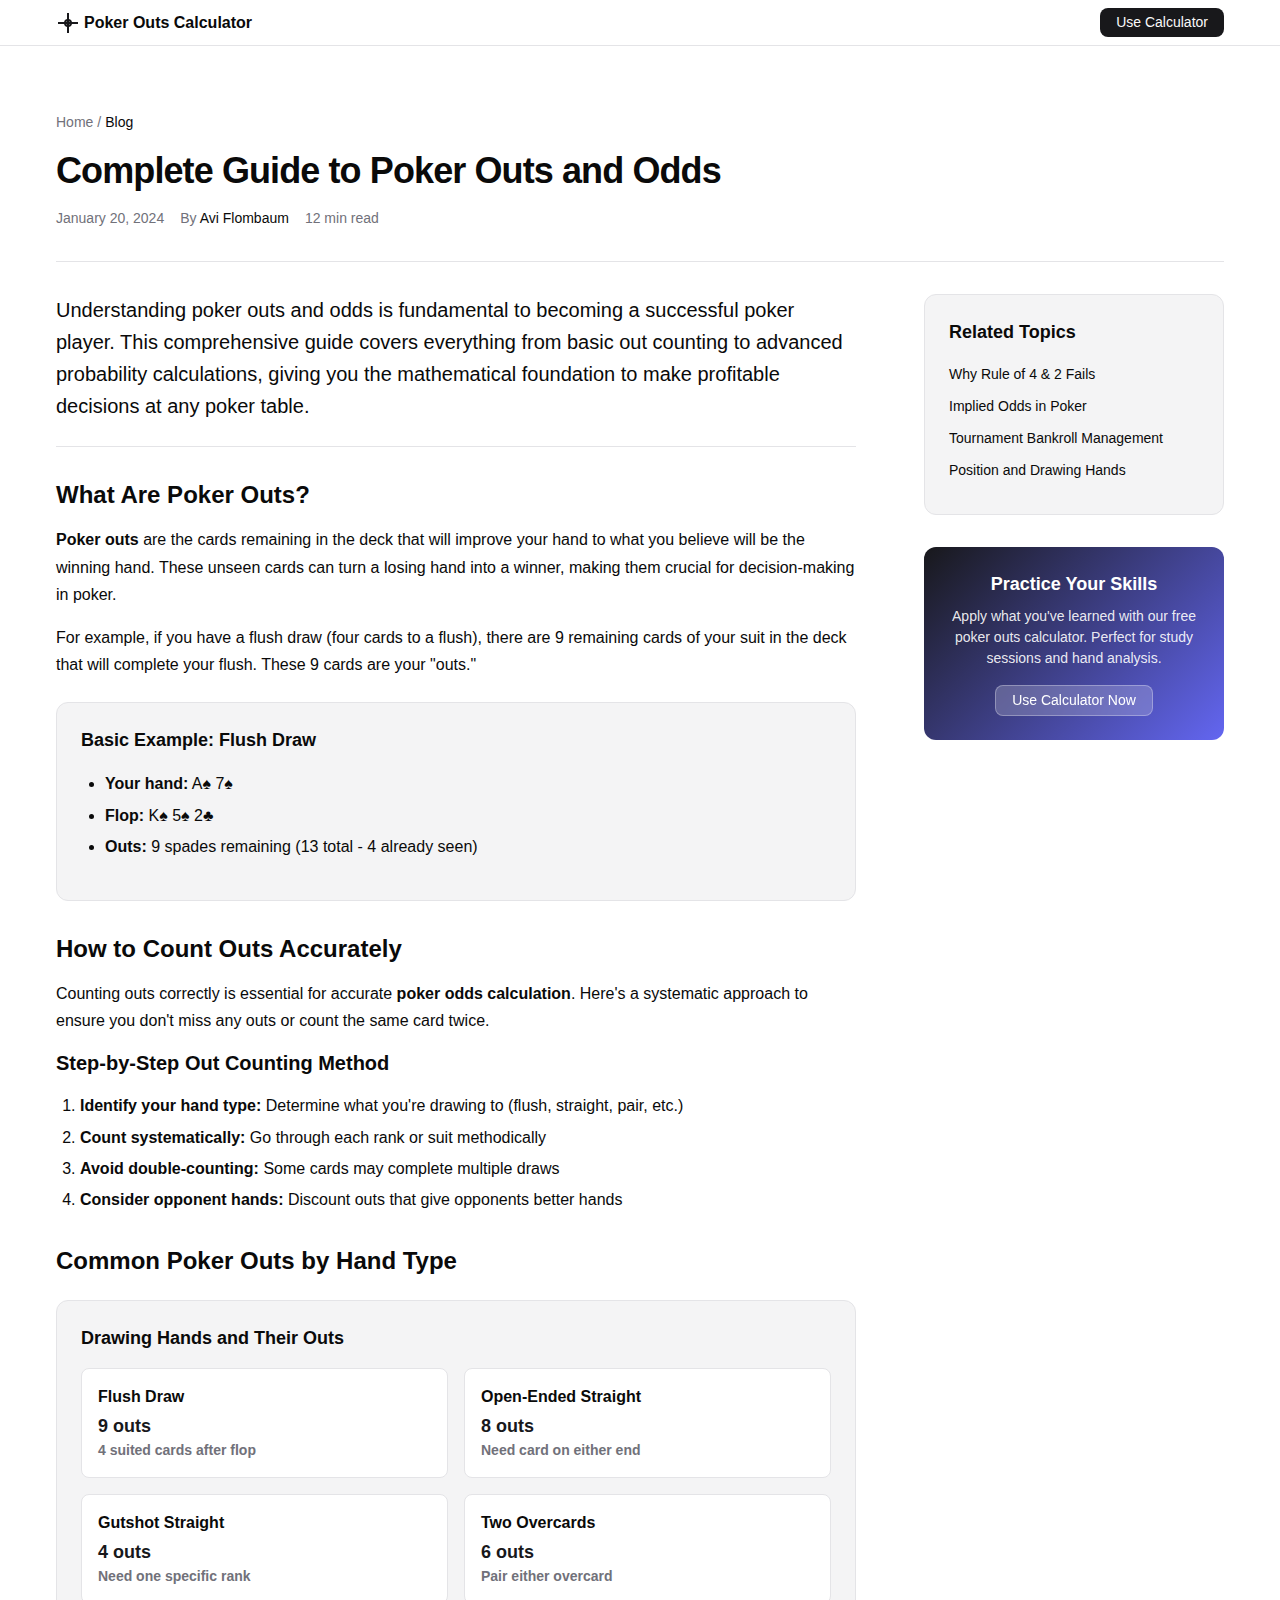
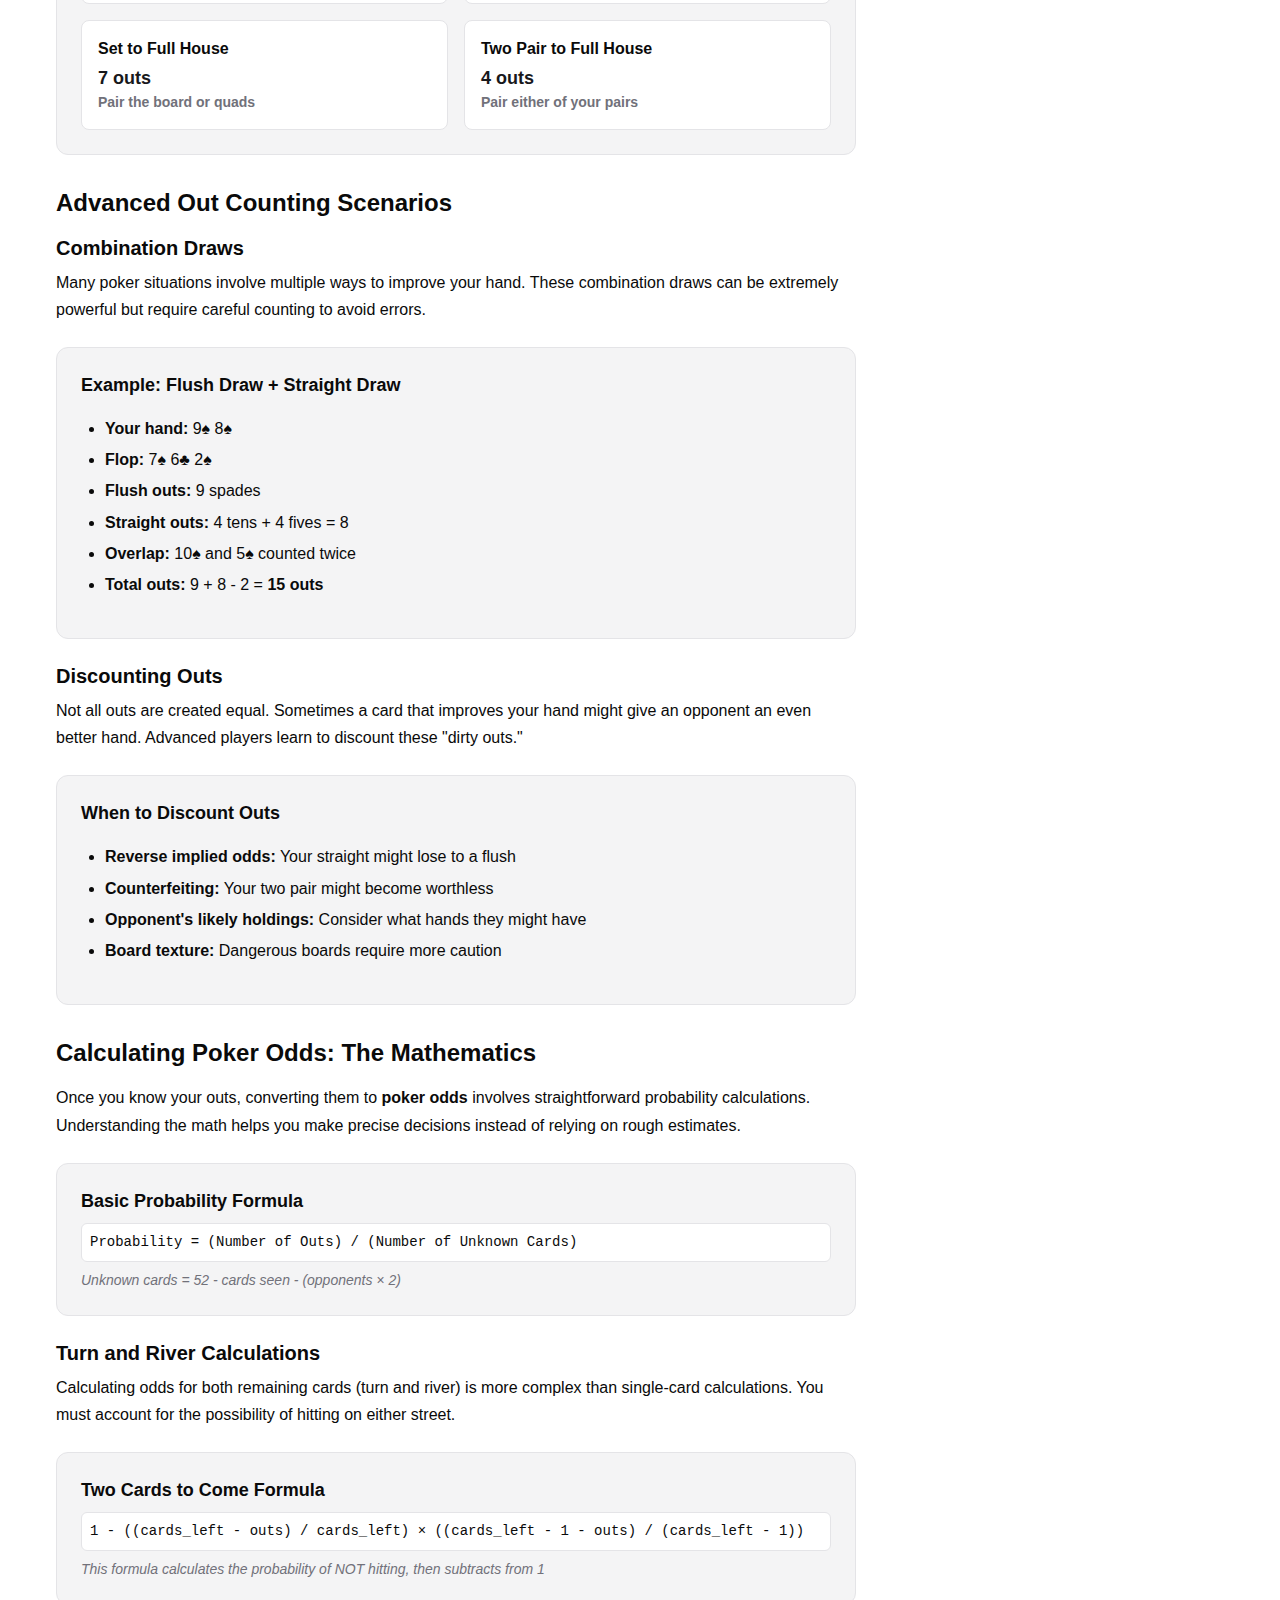
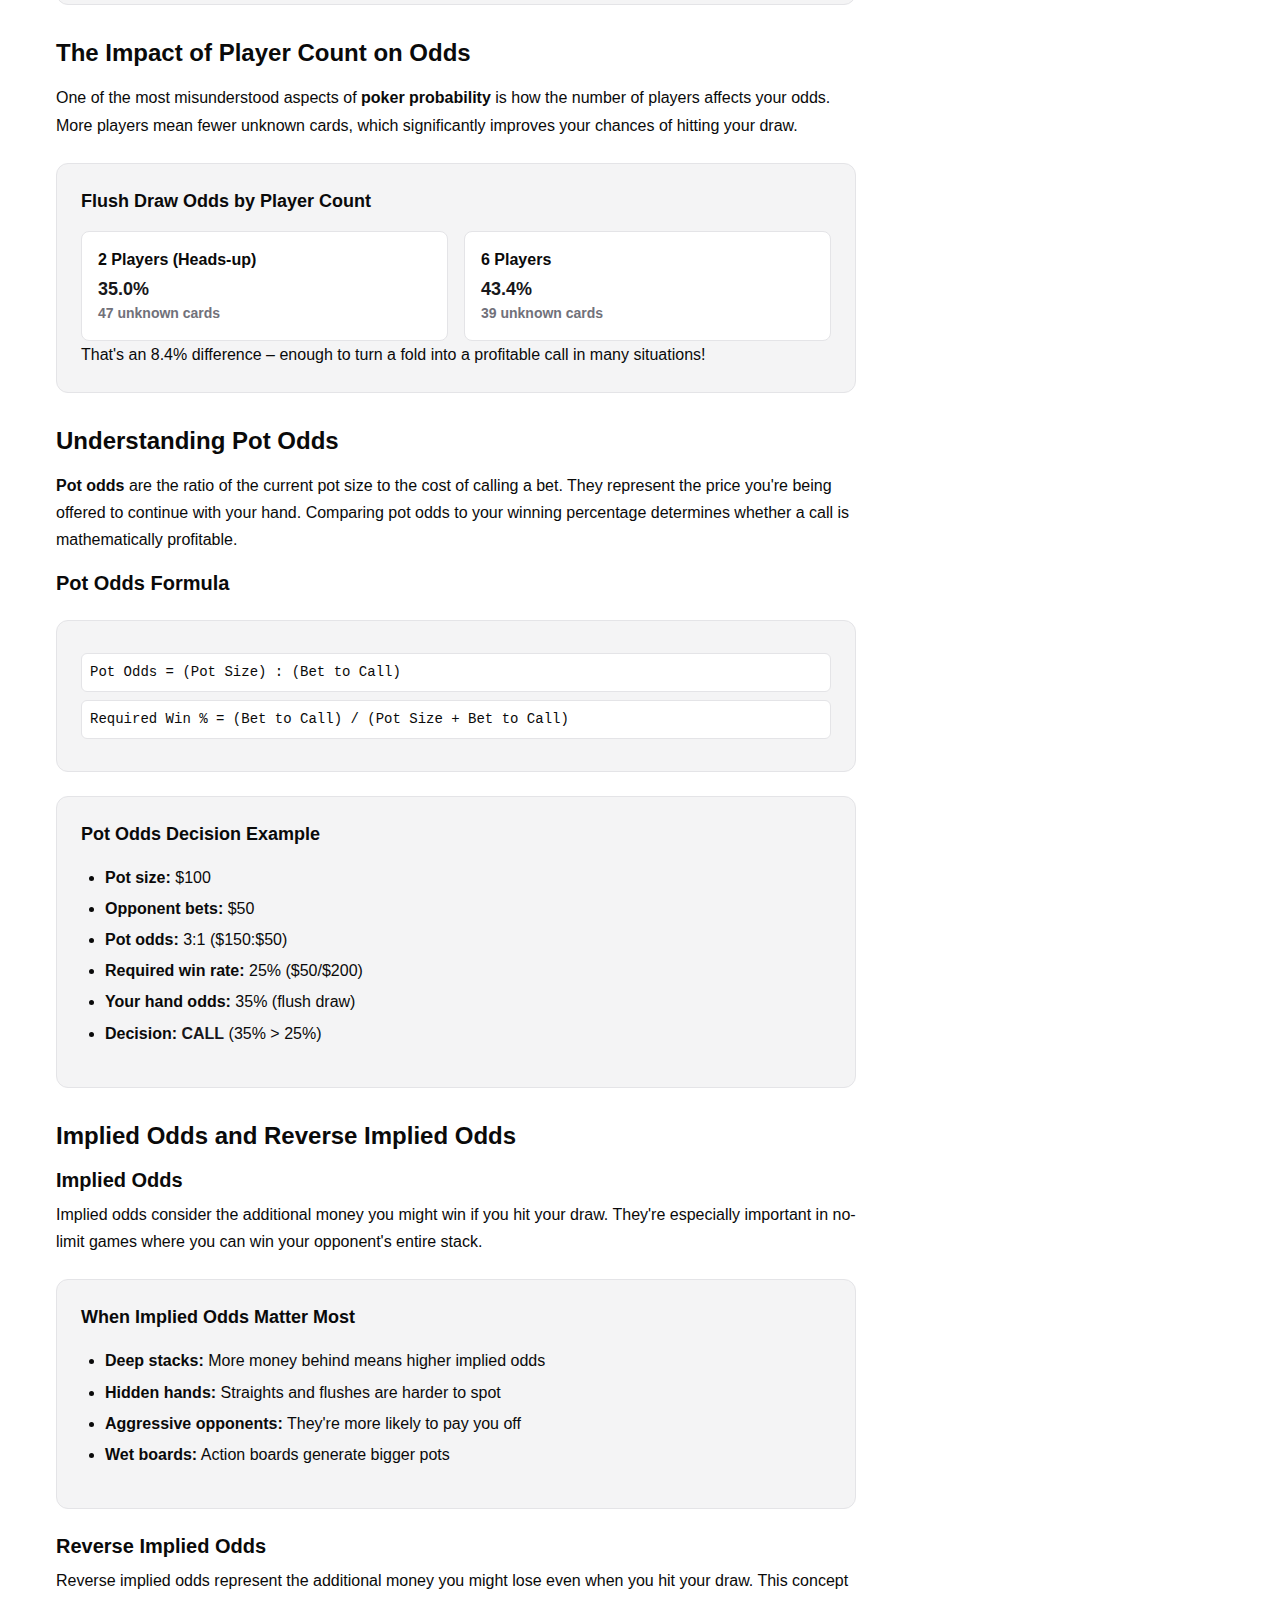
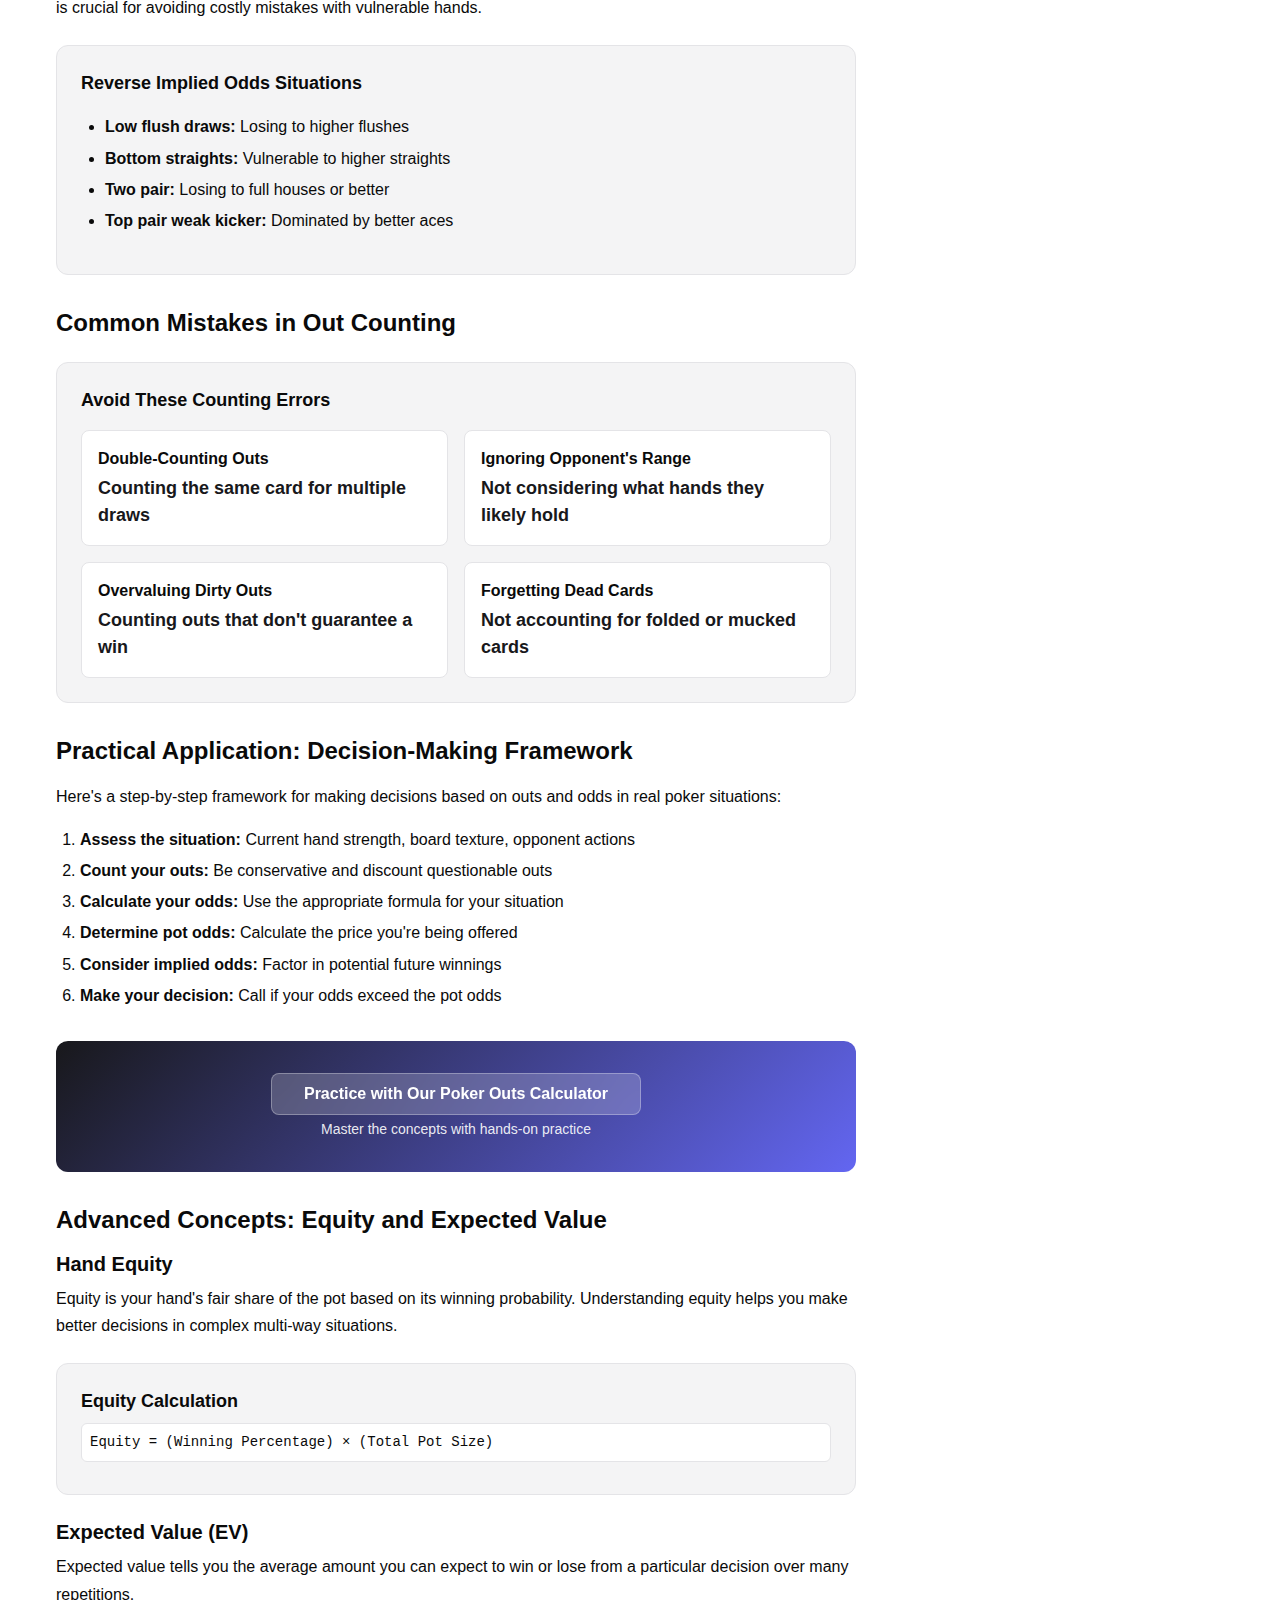
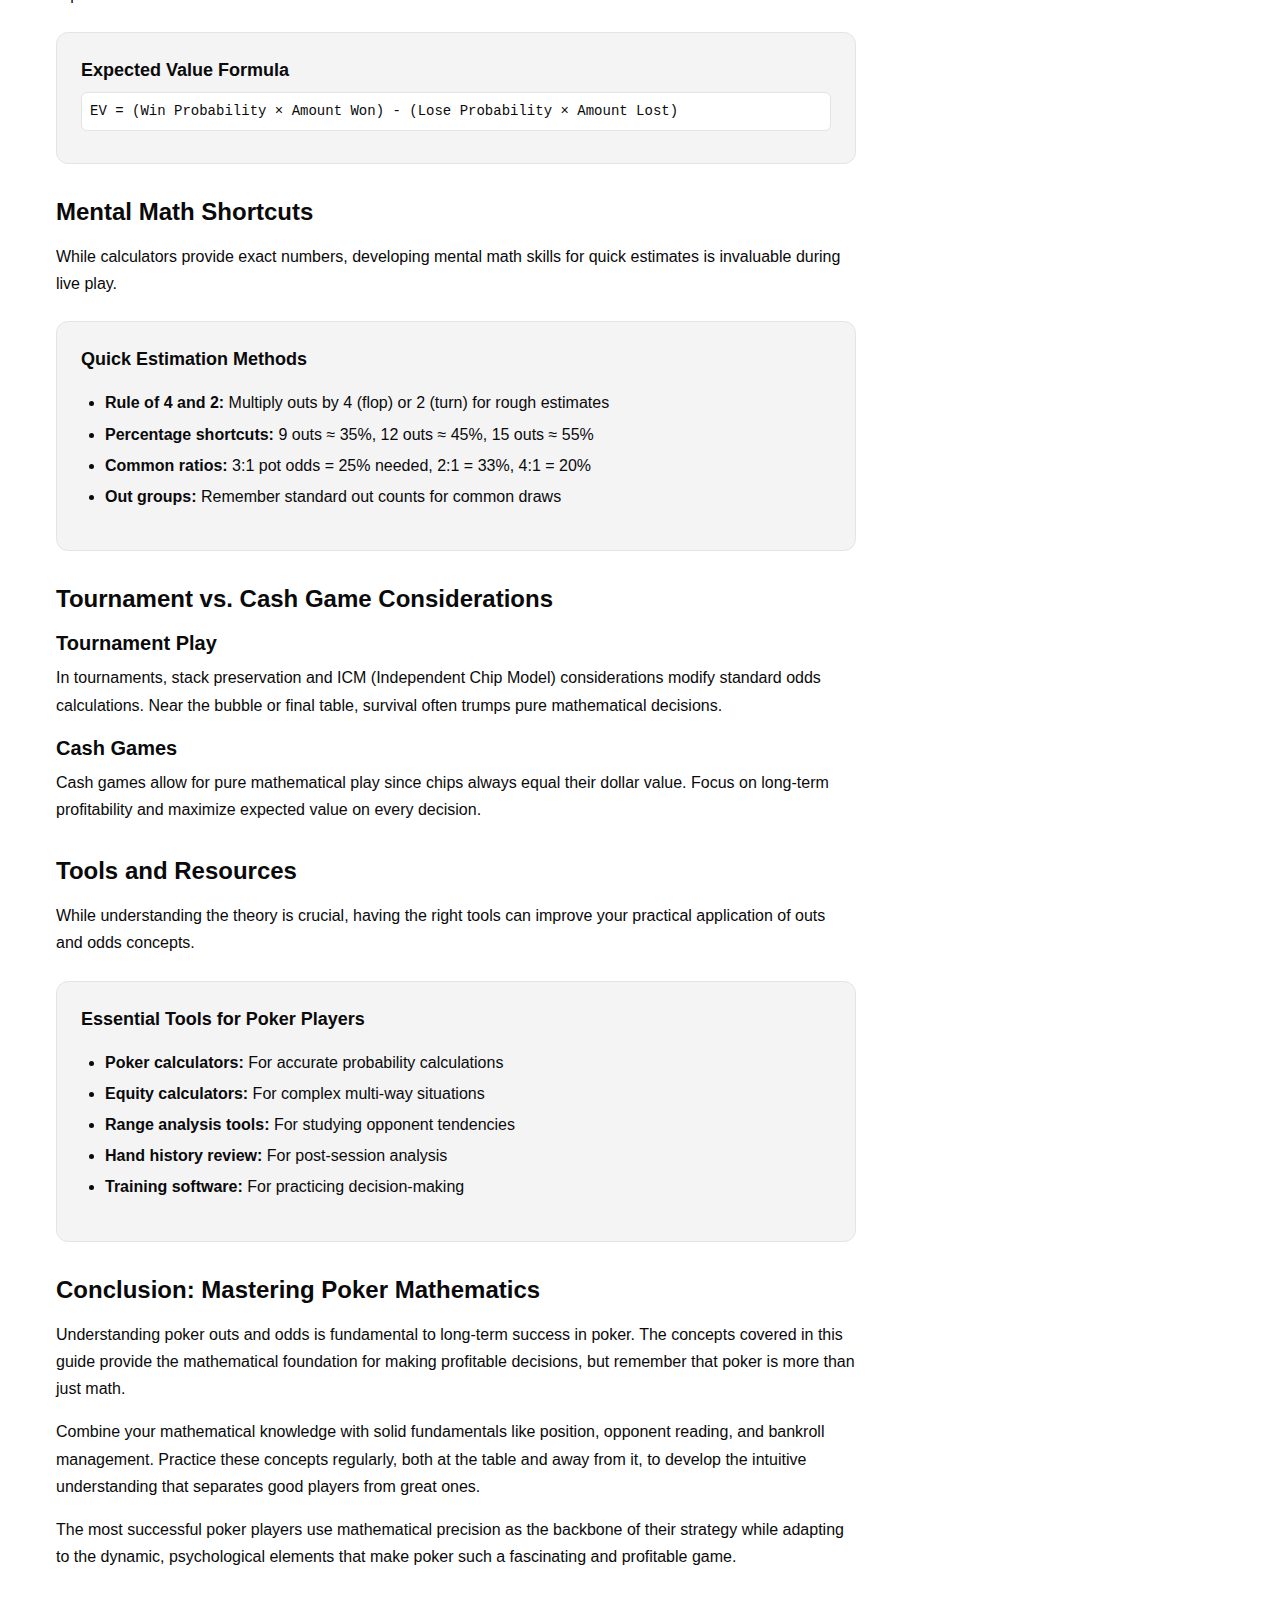
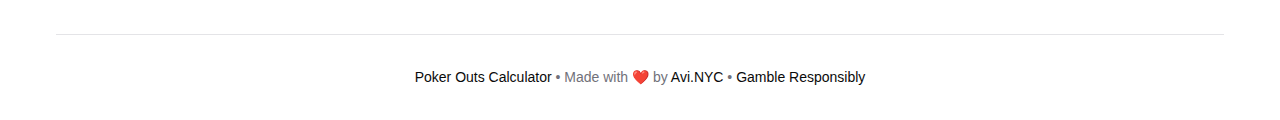
<file: complete-guide-poker-outs-odds.html>
<!doctype html>
<html lang="en">
  <head>
    <meta charset="UTF-8" />
    <meta name="viewport" content="width=device-width, initial-scale=1.0" />
    <meta
      name="description"
      content="Master poker outs and odds calculation with our complete guide. Learn to count outs, calculate probabilities, and make profitable decisions in any poker situation." />
    <meta
      name="keywords"
      content="poker outs guide, poker odds calculation, how to count outs, poker probability, poker hand odds, pot odds, texas holdem strategy, poker math" />
    <meta
      property="og:title"
      content="Complete Guide to Poker Outs and Odds - Master Poker Probability" />
    <meta
      property="og:description"
      content="Learn everything about poker outs and odds calculation. From basic counting to advanced probability concepts, master the math behind profitable poker decisions." />
    <meta
      property="og:type"
      content="article" />
    <meta
      property="og:url"
      content="https://pokerouts.app/complete-guide-poker-outs-odds.html" />
    <meta
      property="article:published_time"
      content="2024-01-20T10:00:00Z" />
    <meta
      property="article:author"
      content="Avi Flombaum" />
    <meta
      property="article:section"
      content="Poker Strategy" />
    <meta
      property="article:tag"
      content="poker outs" />
    <meta
      property="article:tag"
      content="poker odds" />
    <meta
      property="article:tag"
      content="poker strategy" />
    <meta
      name="theme-color"
      content="#000000" />
    <title>Complete Guide to Poker Outs and Odds | Poker Outs Calculator</title>
    <link rel="manifest" href="manifest.json" />
    <link rel="stylesheet" href="styles.css" />
    <link rel="stylesheet" href="blog.css" />
    <link rel="icon" type="image/png" href="icons/icon-192.png" />
    <link rel="apple-touch-icon" href="icons/icon-192.png" />
    <link rel="canonical" href="https://pokerouts.app/complete-guide-poker-outs-odds.html" />
  </head>
  <body>
    <div class="blog-nav">
      <div class="blog-nav__content">
        <a href="/" class="blog-nav__logo">
          <svg class="blog-nav__icon" width="24" height="24" viewBox="0 0 24 24" fill="none" stroke="currentColor" stroke-width="2">
            <path d="M12 2v20M2 12h20"></path>
            <circle cx="12" cy="12" r="3"></circle>
          </svg>
          Poker Outs Calculator
        </a>
        <a href="/" class="blog-nav__cta">Use Calculator</a>
      </div>
    </div>

    <div class="blog">
      <header class="blog__header">
        <div class="blog__header-content">
          <nav class="blog__breadcrumb">
            <a href="/" class="blog__breadcrumb-link">Home</a>
            <span class="blog__breadcrumb-separator">/</span>
            <span class="blog__breadcrumb-current">Blog</span>
          </nav>
          
          <h1 class="blog__title">Complete Guide to Poker Outs and Odds</h1>
          
          <div class="blog__meta">
            <time class="blog__date" datetime="2024-01-20">January 20, 2024</time>
            <span class="blog__author">By <a href="https://avi.nyc" rel="author">Avi Flombaum</a></span>
            <span class="blog__reading-time">12 min read</span>
          </div>
        </div>
      </header>

      <main class="blog__content">
        <article class="blog__article">
          <div class="blog__intro">
            <p class="blog__lead">
              Understanding poker outs and odds is fundamental to becoming a successful poker player. This comprehensive guide covers everything from basic out counting to advanced probability calculations, giving you the mathematical foundation to make profitable decisions at any poker table.
            </p>
          </div>

          <section class="blog__section">
            <h2 class="blog__heading">What Are Poker Outs?</h2>
            <p class="blog__text">
              <strong>Poker outs</strong> are the cards remaining in the deck that will improve your hand to what you believe will be the winning hand. These unseen cards can turn a losing hand into a winner, making them crucial for decision-making in poker.
            </p>
            <p class="blog__text">
              For example, if you have a flush draw (four cards to a flush), there are 9 remaining cards of your suit in the deck that will complete your flush. These 9 cards are your "outs."
            </p>
            
            <div class="blog__example">
              <h3 class="blog__example-title">Basic Example: Flush Draw</h3>
              <ul class="blog__list">
                <li><strong>Your hand:</strong> A♠ 7♠</li>
                <li><strong>Flop:</strong> K♠ 5♠ 2♣</li>
                <li><strong>Outs:</strong> 9 spades remaining (13 total - 4 already seen)</li>
              </ul>
            </div>
          </section>

          <section class="blog__section">
            <h2 class="blog__heading">How to Count Outs Accurately</h2>
            <p class="blog__text">
              Counting outs correctly is essential for accurate <strong>poker odds calculation</strong>. Here's a systematic approach to ensure you don't miss any outs or count the same card twice.
            </p>

            <h3 class="blog__heading" style="font-size: var(--font-xl); margin-bottom: var(--spacing-md);">Step-by-Step Out Counting Method</h3>
            <ol class="blog__list">
              <li><strong>Identify your hand type:</strong> Determine what you're drawing to (flush, straight, pair, etc.)</li>
              <li><strong>Count systematically:</strong> Go through each rank or suit methodically</li>
              <li><strong>Avoid double-counting:</strong> Some cards may complete multiple draws</li>
              <li><strong>Consider opponent hands:</strong> Discount outs that give opponents better hands</li>
            </ol>
          </section>

          <section class="blog__section">
            <h2 class="blog__heading">Common Poker Outs by Hand Type</h2>
            
            <div class="blog__example">
              <h3 class="blog__example-title">Drawing Hands and Their Outs</h3>
              
              <div class="blog__comparison">
                <div class="blog__comparison-item">
                  <h4>Flush Draw</h4>
                  <p><strong>9 outs</strong></p>
                  <p style="font-size: var(--font-sm); color: var(--color-muted-foreground); margin: 0;">4 suited cards after flop</p>
                </div>
                
                <div class="blog__comparison-item">
                  <h4>Open-Ended Straight</h4>
                  <p><strong>8 outs</strong></p>
                  <p style="font-size: var(--font-sm); color: var(--color-muted-foreground); margin: 0;">Need card on either end</p>
                </div>
              </div>

              <div class="blog__comparison">
                <div class="blog__comparison-item">
                  <h4>Gutshot Straight</h4>
                  <p><strong>4 outs</strong></p>
                  <p style="font-size: var(--font-sm); color: var(--color-muted-foreground); margin: 0;">Need one specific rank</p>
                </div>
                
                <div class="blog__comparison-item">
                  <h4>Two Overcards</h4>
                  <p><strong>6 outs</strong></p>
                  <p style="font-size: var(--font-sm); color: var(--color-muted-foreground); margin: 0;">Pair either overcard</p>
                </div>
              </div>

              <div class="blog__comparison">
                <div class="blog__comparison-item">
                  <h4>Set to Full House</h4>
                  <p><strong>7 outs</strong></p>
                  <p style="font-size: var(--font-sm); color: var(--color-muted-foreground); margin: 0;">Pair the board or quads</p>
                </div>
                
                <div class="blog__comparison-item">
                  <h4>Two Pair to Full House</h4>
                  <p><strong>4 outs</strong></p>
                  <p style="font-size: var(--font-sm); color: var(--color-muted-foreground); margin: 0;">Pair either of your pairs</p>
                </div>
              </div>
            </div>
          </section>

          <section class="blog__section">
            <h2 class="blog__heading">Advanced Out Counting Scenarios</h2>
            
            <h3 class="blog__heading" style="font-size: var(--font-xl); margin-bottom: var(--spacing-md);">Combination Draws</h3>
            <p class="blog__text">
              Many poker situations involve multiple ways to improve your hand. These combination draws can be extremely powerful but require careful counting to avoid errors.
            </p>

            <div class="blog__example">
              <h3 class="blog__example-title">Example: Flush Draw + Straight Draw</h3>
              <ul class="blog__list">
                <li><strong>Your hand:</strong> 9♠ 8♠</li>
                <li><strong>Flop:</strong> 7♠ 6♣ 2♠</li>
                <li><strong>Flush outs:</strong> 9 spades</li>
                <li><strong>Straight outs:</strong> 4 tens + 4 fives = 8</li>
                <li><strong>Overlap:</strong> 10♠ and 5♠ counted twice</li>
                <li><strong>Total outs:</strong> 9 + 8 - 2 = <strong>15 outs</strong></li>
              </ul>
            </div>

            <h3 class="blog__heading" style="font-size: var(--font-xl); margin-bottom: var(--spacing-md);">Discounting Outs</h3>
            <p class="blog__text">
              Not all outs are created equal. Sometimes a card that improves your hand might give an opponent an even better hand. Advanced players learn to discount these "dirty outs."
            </p>

            <div class="blog__example">
              <h3 class="blog__example-title">When to Discount Outs</h3>
              <ul class="blog__list">
                <li><strong>Reverse implied odds:</strong> Your straight might lose to a flush</li>
                <li><strong>Counterfeiting:</strong> Your two pair might become worthless</li>
                <li><strong>Opponent's likely holdings:</strong> Consider what hands they might have</li>
                <li><strong>Board texture:</strong> Dangerous boards require more caution</li>
              </ul>
            </div>
          </section>

          <section class="blog__section">
            <h2 class="blog__heading">Calculating Poker Odds: The Mathematics</h2>
            <p class="blog__text">
              Once you know your outs, converting them to <strong>poker odds</strong> involves straightforward probability calculations. Understanding the math helps you make precise decisions instead of relying on rough estimates.
            </p>

            <div class="blog__formula">
              <h3 class="blog__formula-title">Basic Probability Formula</h3>
              <code class="blog__formula-code">
                Probability = (Number of Outs) / (Number of Unknown Cards)
              </code>
              
              <p class="blog__formula-note">
                Unknown cards = 52 - cards seen - (opponents × 2)
              </p>
            </div>

            <h3 class="blog__heading" style="font-size: var(--font-xl); margin-bottom: var(--spacing-md);">Turn and River Calculations</h3>
            <p class="blog__text">
              Calculating odds for both remaining cards (turn and river) is more complex than single-card calculations. You must account for the possibility of hitting on either street.
            </p>

            <div class="blog__formula">
              <h3 class="blog__formula-title">Two Cards to Come Formula</h3>
              <code class="blog__formula-code">
                1 - ((cards_left - outs) / cards_left) × ((cards_left - 1 - outs) / (cards_left - 1))
              </code>
              
              <p class="blog__formula-note">
                This formula calculates the probability of NOT hitting, then subtracts from 1
              </p>
            </div>
          </section>

          <section class="blog__section">
            <h2 class="blog__heading">The Impact of Player Count on Odds</h2>
            <p class="blog__text">
              One of the most misunderstood aspects of <strong>poker probability</strong> is how the number of players affects your odds. More players mean fewer unknown cards, which significantly improves your chances of hitting your draw.
            </p>

            <div class="blog__example">
              <h3 class="blog__example-title">Flush Draw Odds by Player Count</h3>
              
              <div class="blog__comparison">
                <div class="blog__comparison-item">
                  <h4>2 Players (Heads-up)</h4>
                  <p><strong>35.0%</strong></p>
                  <p style="font-size: var(--font-sm); color: var(--color-muted-foreground); margin: 0;">47 unknown cards</p>
                </div>
                
                <div class="blog__comparison-item">
                  <h4>6 Players</h4>
                  <p><strong>43.4%</strong></p>
                  <p style="font-size: var(--font-sm); color: var(--color-muted-foreground); margin: 0;">39 unknown cards</p>
                </div>
              </div>

              <p class="blog__text">
                That's an 8.4% difference – enough to turn a fold into a profitable call in many situations!
              </p>
            </div>
          </section>

          <section class="blog__section">
            <h2 class="blog__heading">Understanding Pot Odds</h2>
            <p class="blog__text">
              <strong>Pot odds</strong> are the ratio of the current pot size to the cost of calling a bet. They represent the price you're being offered to continue with your hand. Comparing pot odds to your winning percentage determines whether a call is mathematically profitable.
            </p>

            <h3 class="blog__heading" style="font-size: var(--font-xl); margin-bottom: var(--spacing-md);">Pot Odds Formula</h3>
            <div class="blog__formula">
              <code class="blog__formula-code">
                Pot Odds = (Pot Size) : (Bet to Call)
              </code>
              <code class="blog__formula-code">
                Required Win % = (Bet to Call) / (Pot Size + Bet to Call)
              </code>
            </div>

            <div class="blog__example">
              <h3 class="blog__example-title">Pot Odds Decision Example</h3>
              <ul class="blog__list">
                <li><strong>Pot size:</strong> $100</li>
                <li><strong>Opponent bets:</strong> $50</li>
                <li><strong>Pot odds:</strong> 3:1 ($150:$50)</li>
                <li><strong>Required win rate:</strong> 25% ($50/$200)</li>
                <li><strong>Your hand odds:</strong> 35% (flush draw)</li>
                <li><strong>Decision:</strong> <span style="color: var(--color-primary); font-weight: 600;">CALL</span> (35% > 25%)</li>
              </ul>
            </div>
          </section>

          <section class="blog__section">
            <h2 class="blog__heading">Implied Odds and Reverse Implied Odds</h2>
            
            <h3 class="blog__heading" style="font-size: var(--font-xl); margin-bottom: var(--spacing-md);">Implied Odds</h3>
            <p class="blog__text">
              Implied odds consider the additional money you might win if you hit your draw. They're especially important in no-limit games where you can win your opponent's entire stack.
            </p>

            <div class="blog__example">
              <h3 class="blog__example-title">When Implied Odds Matter Most</h3>
              <ul class="blog__list">
                <li><strong>Deep stacks:</strong> More money behind means higher implied odds</li>
                <li><strong>Hidden hands:</strong> Straights and flushes are harder to spot</li>
                <li><strong>Aggressive opponents:</strong> They're more likely to pay you off</li>
                <li><strong>Wet boards:</strong> Action boards generate bigger pots</li>
              </ul>
            </div>

            <h3 class="blog__heading" style="font-size: var(--font-xl); margin-bottom: var(--spacing-md);">Reverse Implied Odds</h3>
            <p class="blog__text">
              Reverse implied odds represent the additional money you might lose even when you hit your draw. This concept is crucial for avoiding costly mistakes with vulnerable hands.
            </p>

            <div class="blog__example">
              <h3 class="blog__example-title">Reverse Implied Odds Situations</h3>
              <ul class="blog__list">
                <li><strong>Low flush draws:</strong> Losing to higher flushes</li>
                <li><strong>Bottom straights:</strong> Vulnerable to higher straights</li>
                <li><strong>Two pair:</strong> Losing to full houses or better</li>
                <li><strong>Top pair weak kicker:</strong> Dominated by better aces</li>
              </ul>
            </div>
          </section>

          <section class="blog__section">
            <h2 class="blog__heading">Common Mistakes in Out Counting</h2>
            
            <div class="blog__example">
              <h3 class="blog__example-title">Avoid These Counting Errors</h3>
              
              <div class="blog__comparison">
                <div class="blog__comparison-item">
                  <h4>Double-Counting Outs</h4>
                  <p>Counting the same card for multiple draws</p>
                </div>
                
                <div class="blog__comparison-item">
                  <h4>Ignoring Opponent's Range</h4>
                  <p>Not considering what hands they likely hold</p>
                </div>
              </div>

              <div class="blog__comparison">
                <div class="blog__comparison-item">
                  <h4>Overvaluing Dirty Outs</h4>
                  <p>Counting outs that don't guarantee a win</p>
                </div>
                
                <div class="blog__comparison-item">
                  <h4>Forgetting Dead Cards</h4>
                  <p>Not accounting for folded or mucked cards</p>
                </div>
              </div>
            </div>
          </section>

          <section class="blog__section">
            <h2 class="blog__heading">Practical Application: Decision-Making Framework</h2>
            <p class="blog__text">
              Here's a step-by-step framework for making decisions based on outs and odds in real poker situations:
            </p>

            <ol class="blog__list">
              <li><strong>Assess the situation:</strong> Current hand strength, board texture, opponent actions</li>
              <li><strong>Count your outs:</strong> Be conservative and discount questionable outs</li>
              <li><strong>Calculate your odds:</strong> Use the appropriate formula for your situation</li>
              <li><strong>Determine pot odds:</strong> Calculate the price you're being offered</li>
              <li><strong>Consider implied odds:</strong> Factor in potential future winnings</li>
              <li><strong>Make your decision:</strong> Call if your odds exceed the pot odds</li>
            </ol>

            <div class="blog__cta">
              <a href="/" class="blog__cta-button">Practice with Our Poker Outs Calculator</a>
              <p class="blog__cta-text">Master the concepts with hands-on practice</p>
            </div>
          </section>

          <section class="blog__section">
            <h2 class="blog__heading">Advanced Concepts: Equity and Expected Value</h2>
            
            <h3 class="blog__heading" style="font-size: var(--font-xl); margin-bottom: var(--spacing-md);">Hand Equity</h3>
            <p class="blog__text">
              Equity is your hand's fair share of the pot based on its winning probability. Understanding equity helps you make better decisions in complex multi-way situations.
            </p>

            <div class="blog__formula">
              <h3 class="blog__formula-title">Equity Calculation</h3>
              <code class="blog__formula-code">
                Equity = (Winning Percentage) × (Total Pot Size)
              </code>
            </div>

            <h3 class="blog__heading" style="font-size: var(--font-xl); margin-bottom: var(--spacing-md);">Expected Value (EV)</h3>
            <p class="blog__text">
              Expected value tells you the average amount you can expect to win or lose from a particular decision over many repetitions.
            </p>

            <div class="blog__formula">
              <h3 class="blog__formula-title">Expected Value Formula</h3>
              <code class="blog__formula-code">
                EV = (Win Probability × Amount Won) - (Lose Probability × Amount Lost)
              </code>
            </div>
          </section>

          <section class="blog__section">
            <h2 class="blog__heading">Mental Math Shortcuts</h2>
            <p class="blog__text">
              While calculators provide exact numbers, developing mental math skills for quick estimates is invaluable during live play.
            </p>

            <div class="blog__example">
              <h3 class="blog__example-title">Quick Estimation Methods</h3>
              <ul class="blog__list">
                <li><strong>Rule of 4 and 2:</strong> Multiply outs by 4 (flop) or 2 (turn) for rough estimates</li>
                <li><strong>Percentage shortcuts:</strong> 9 outs ≈ 35%, 12 outs ≈ 45%, 15 outs ≈ 55%</li>
                <li><strong>Common ratios:</strong> 3:1 pot odds = 25% needed, 2:1 = 33%, 4:1 = 20%</li>
                <li><strong>Out groups:</strong> Remember standard out counts for common draws</li>
              </ul>
            </div>
          </section>

          <section class="blog__section">
            <h2 class="blog__heading">Tournament vs. Cash Game Considerations</h2>
            
            <h3 class="blog__heading" style="font-size: var(--font-xl); margin-bottom: var(--spacing-md);">Tournament Play</h3>
            <p class="blog__text">
              In tournaments, stack preservation and ICM (Independent Chip Model) considerations modify standard odds calculations. Near the bubble or final table, survival often trumps pure mathematical decisions.
            </p>

            <h3 class="blog__heading" style="font-size: var(--font-xl); margin-bottom: var(--spacing-md);">Cash Games</h3>
            <p class="blog__text">
              Cash games allow for pure mathematical play since chips always equal their dollar value. Focus on long-term profitability and maximize expected value on every decision.
            </p>
          </section>

          <section class="blog__section">
            <h2 class="blog__heading">Tools and Resources</h2>
            <p class="blog__text">
              While understanding the theory is crucial, having the right tools can improve your practical application of outs and odds concepts.
            </p>

            <div class="blog__example">
              <h3 class="blog__example-title">Essential Tools for Poker Players</h3>
              <ul class="blog__list">
                <li><strong>Poker calculators:</strong> For accurate probability calculations</li>
                <li><strong>Equity calculators:</strong> For complex multi-way situations</li>
                <li><strong>Range analysis tools:</strong> For studying opponent tendencies</li>
                <li><strong>Hand history review:</strong> For post-session analysis</li>
                <li><strong>Training software:</strong> For practicing decision-making</li>
              </ul>
            </div>
          </section>

          <section class="blog__section">
            <h2 class="blog__heading">Conclusion: Mastering Poker Mathematics</h2>
            <p class="blog__text">
              Understanding poker outs and odds is fundamental to long-term success in poker. The concepts covered in this guide provide the mathematical foundation for making profitable decisions, but remember that poker is more than just math.
            </p>
            <p class="blog__text">
              Combine your mathematical knowledge with solid fundamentals like position, opponent reading, and bankroll management. Practice these concepts regularly, both at the table and away from it, to develop the intuitive understanding that separates good players from great ones.
            </p>
            <p class="blog__text">
              The most successful poker players use mathematical precision as the backbone of their strategy while adapting to the dynamic, psychological elements that make poker such a fascinating and profitable game.
            </p>
          </section>
        </article>

        <aside class="blog__sidebar">
          <div class="blog__related">
            <h3 class="blog__related-title">Related Topics</h3>
            <ul class="blog__related-list">
              <li><a href="why-the-rule-of-4-and-2-fails.html" class="blog__related-link">Why Rule of 4 & 2 Fails</a></li>
              <li><a href="implied-odds-guide.html" class="blog__related-link">Implied Odds in Poker</a></li>
              <li><a href="tournament-bankroll-management.html" class="blog__related-link">Tournament Bankroll Management</a></li>
              <li><a href="#" class="blog__related-link">Position and Drawing Hands</a></li>
            </ul>
          </div>

          <div class="blog__calculator-promo">
            <h3 class="blog__promo-title">Practice Your Skills</h3>
            <p class="blog__promo-text">
              Apply what you've learned with our free poker outs calculator. Perfect for study sessions and hand analysis.
            </p>
            <a href="/" class="blog__promo-button">Use Calculator Now</a>
          </div>
        </aside>
      </main>

      <footer class="blog__footer">
        <div class="blog__footer-content">
          <p class="blog__footer-text">
            <a href="/">Poker Outs Calculator</a> • 
            Made with ❤️ by <a href="https://avi.nyc">Avi.NYC</a> • 
            <a href="https://www.ncpgambling.org/help-treatment/">Gamble Responsibly</a>
          </p>
        </div>
      </footer>
    </div>

    <script type="application/ld+json">
      {
        "@context": "https://schema.org",
        "@type": "BlogPosting",
        "headline": "Complete Guide to Poker Outs and Odds",
        "description": "Master poker outs and odds calculation with our comprehensive guide. Learn to count outs, calculate probabilities, and make profitable decisions in any poker situation.",
        "image": "https://pokerouts.app/complete-guide-poker-outs.png",
        "author": {
          "@type": "Person",
          "name": "Avi Flombaum",
          "url": "https://avi.nyc"
        },
        "publisher": {
          "@type": "Organization",
          "name": "Poker Outs Calculator",
          "logo": {
            "@type": "ImageObject",
            "url": "https://pokerouts.app/icons/icon-192.png"
          }
        },
        "datePublished": "2024-01-20T10:00:00Z",
        "dateModified": "2024-01-20T10:00:00Z",
        "mainEntityOfPage": {
          "@type": "WebPage",
          "@id": "https://pokerouts.app/complete-guide-poker-outs-odds.html"
        },
        "articleSection": "Poker Strategy",
        "keywords": "poker outs, poker odds, poker probability, poker strategy, pot odds",
        "wordCount": "2800"
      }
    </script>

    <script type="application/ld+json">
      {
        "@context": "https://schema.org",
        "@type": "BreadcrumbList",
        "itemListElement": [
          {
            "@type": "ListItem",
            "position": 1,
            "name": "Home",
            "item": "https://pokerouts.app/"
          },
          {
            "@type": "ListItem",
            "position": 2,
            "name": "Complete Guide to Poker Outs and Odds",
            "item": "https://pokerouts.app/complete-guide-poker-outs-odds.html"
          }
        ]
      }
    </script>
  </body>
</html>
</file>
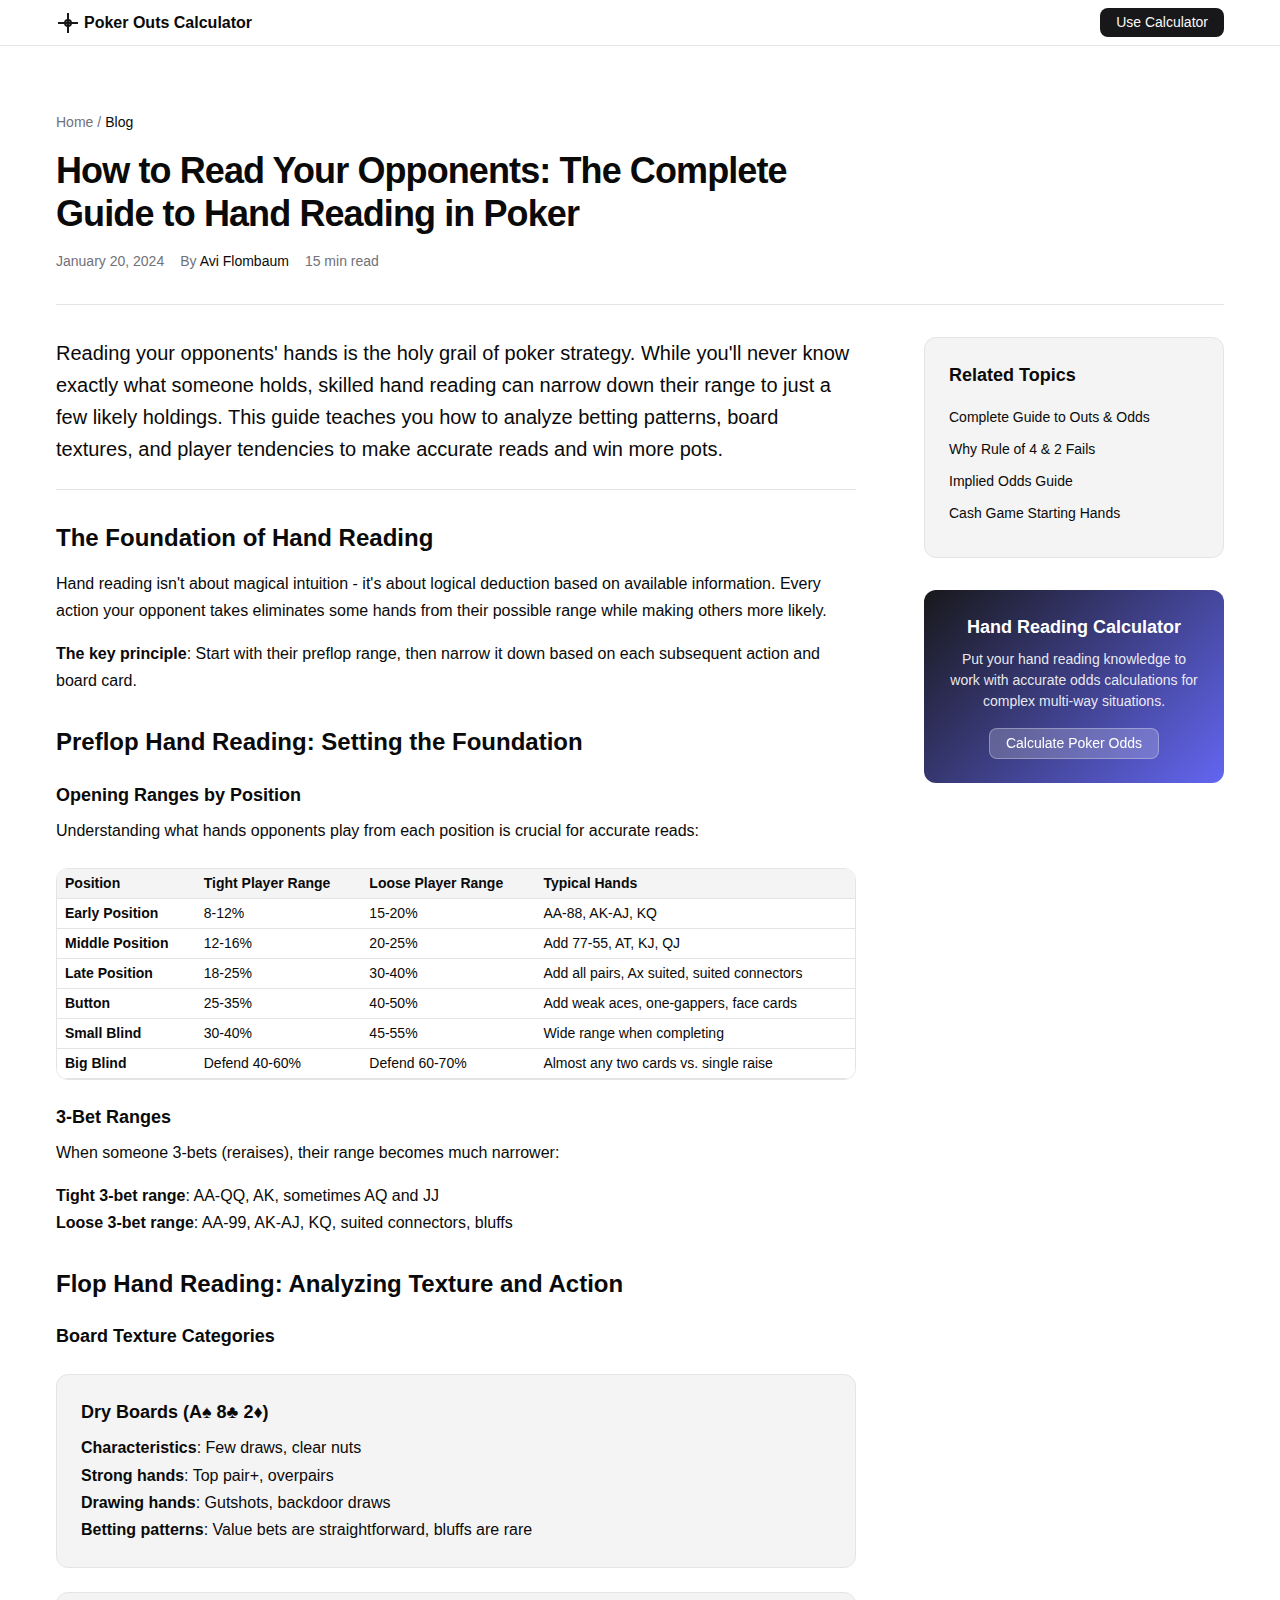
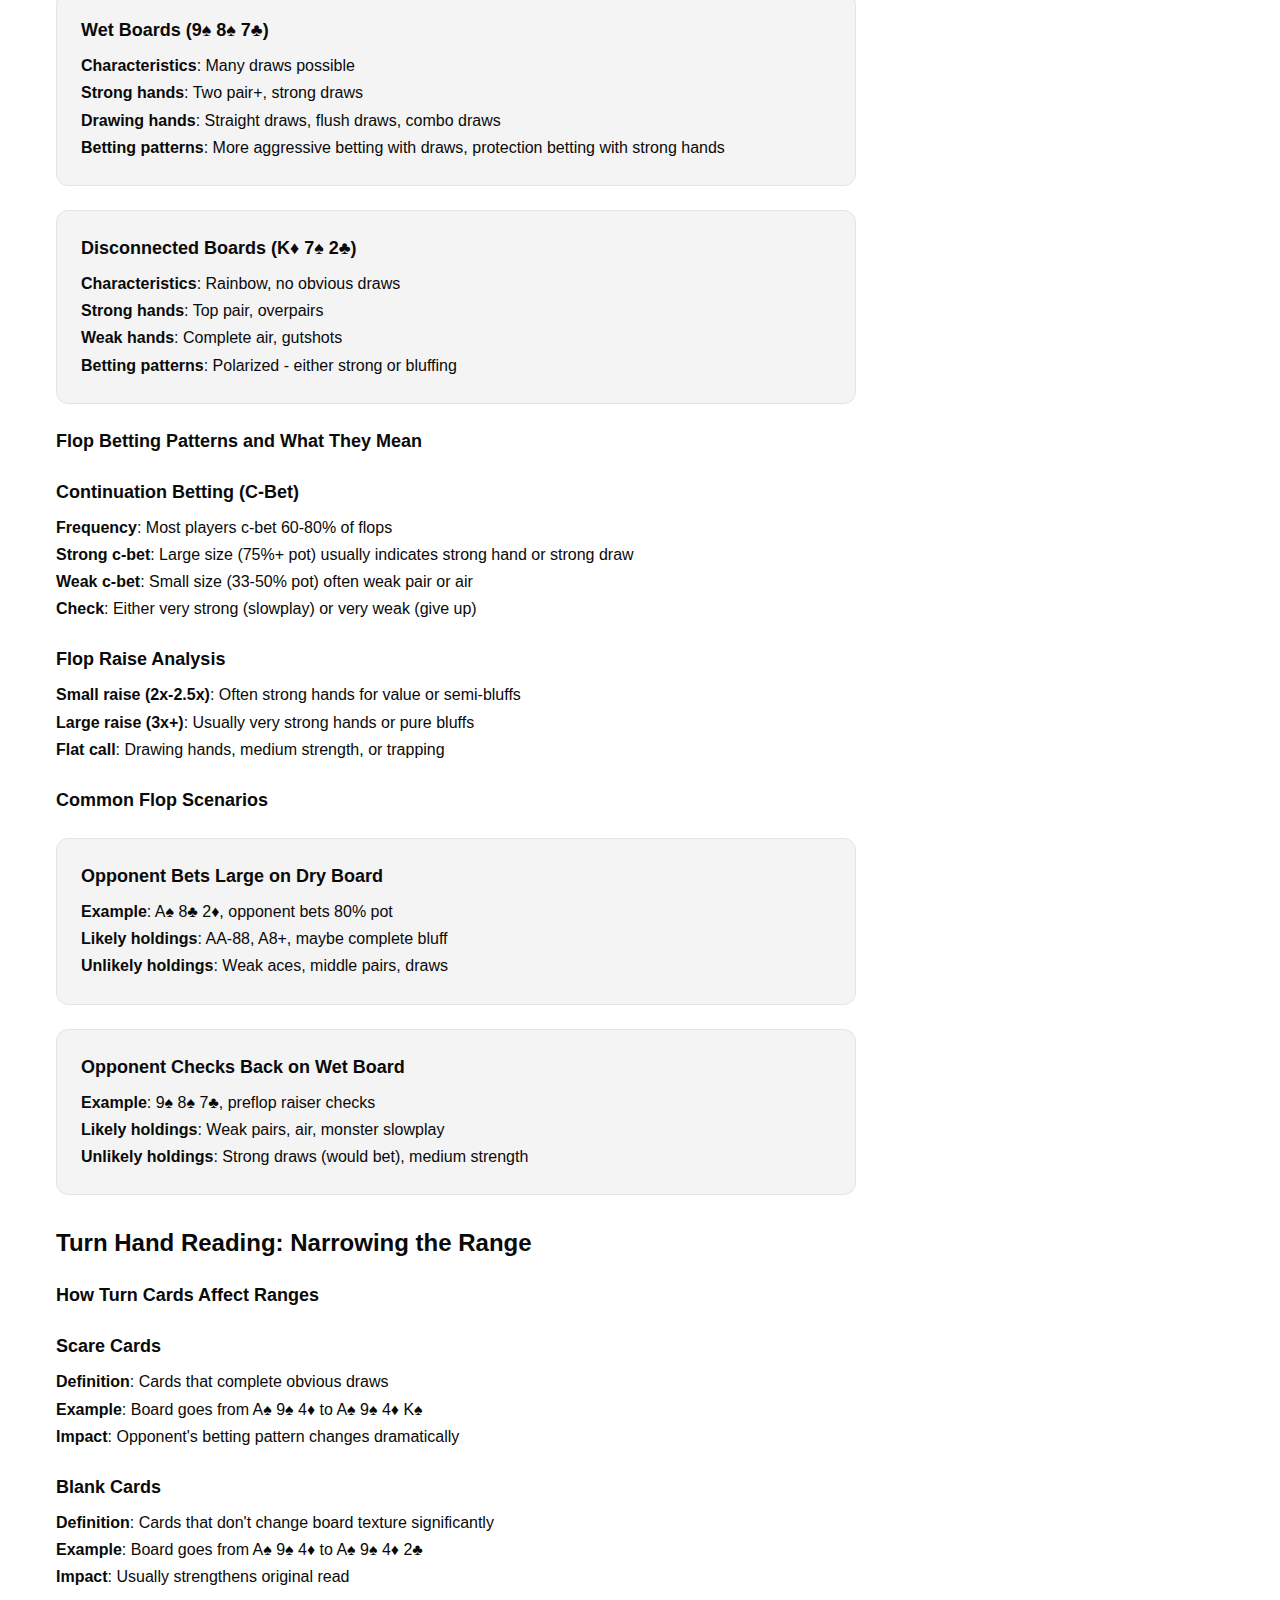
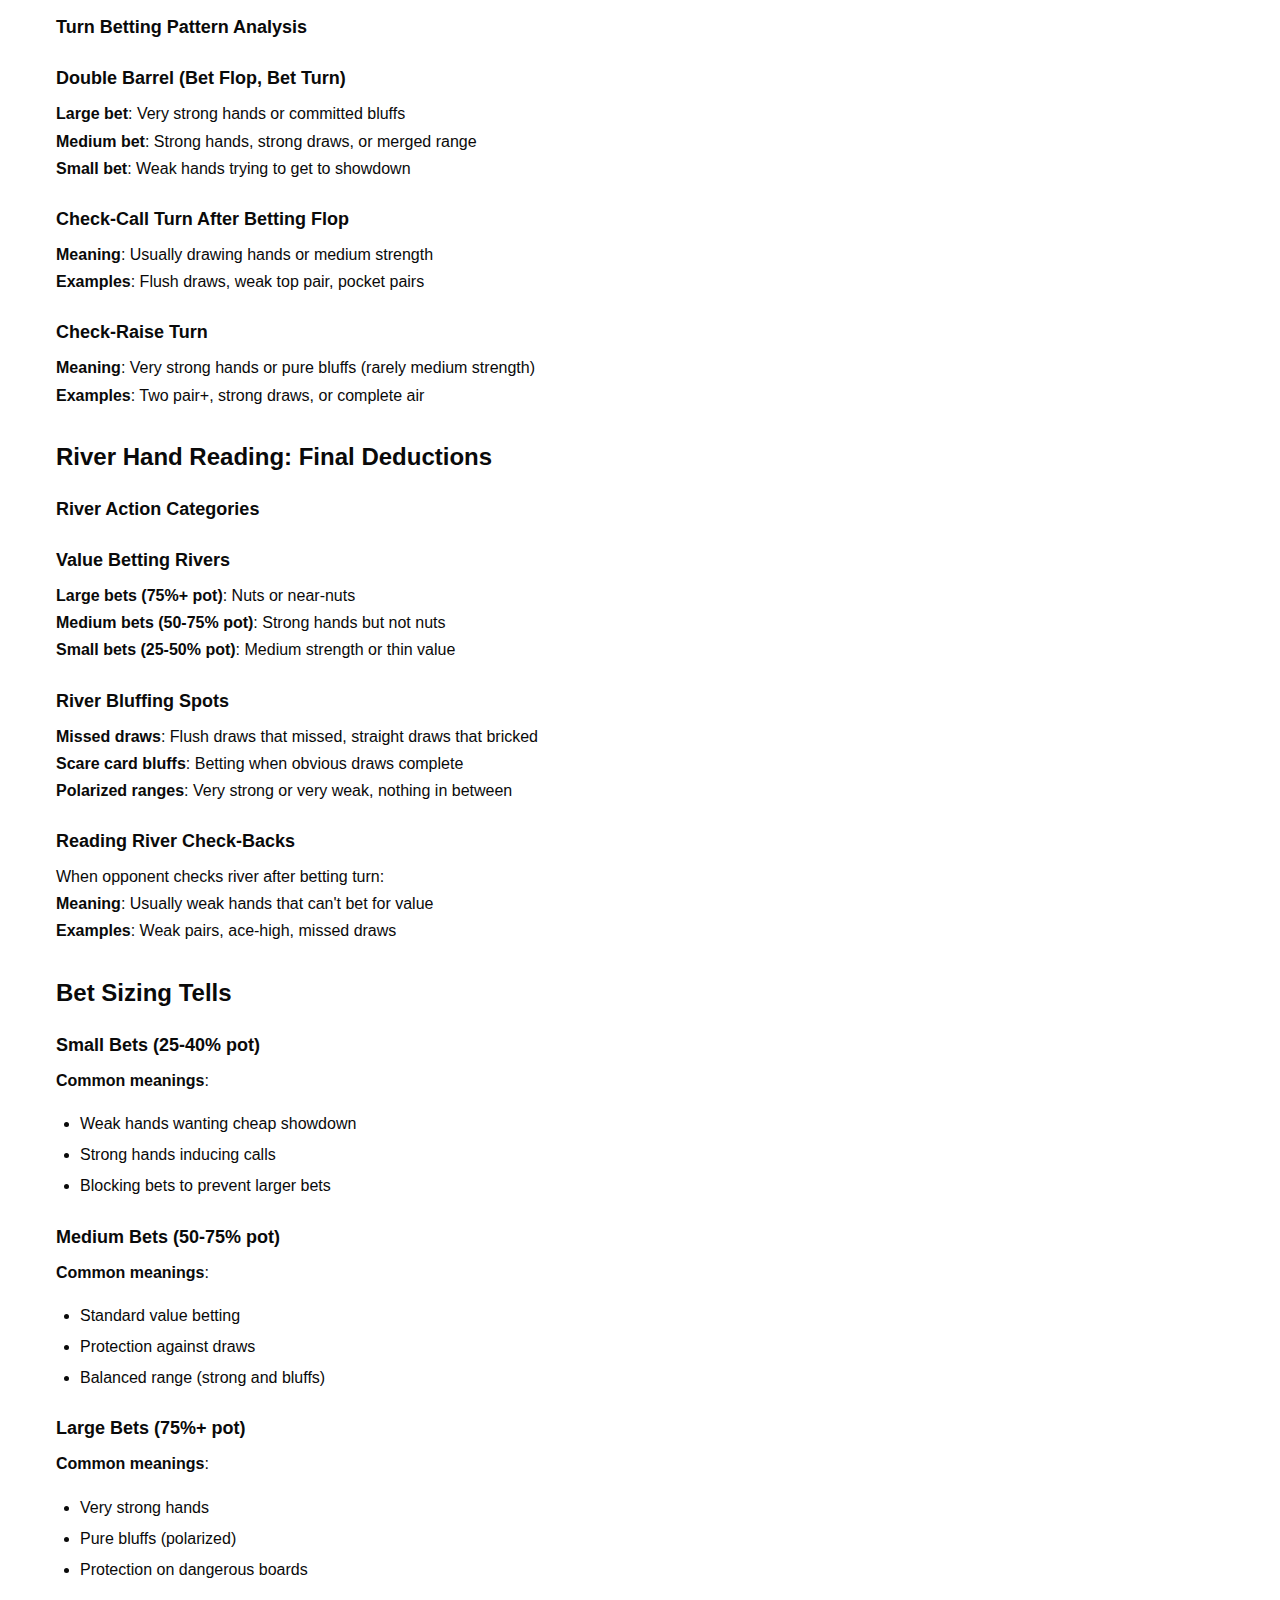
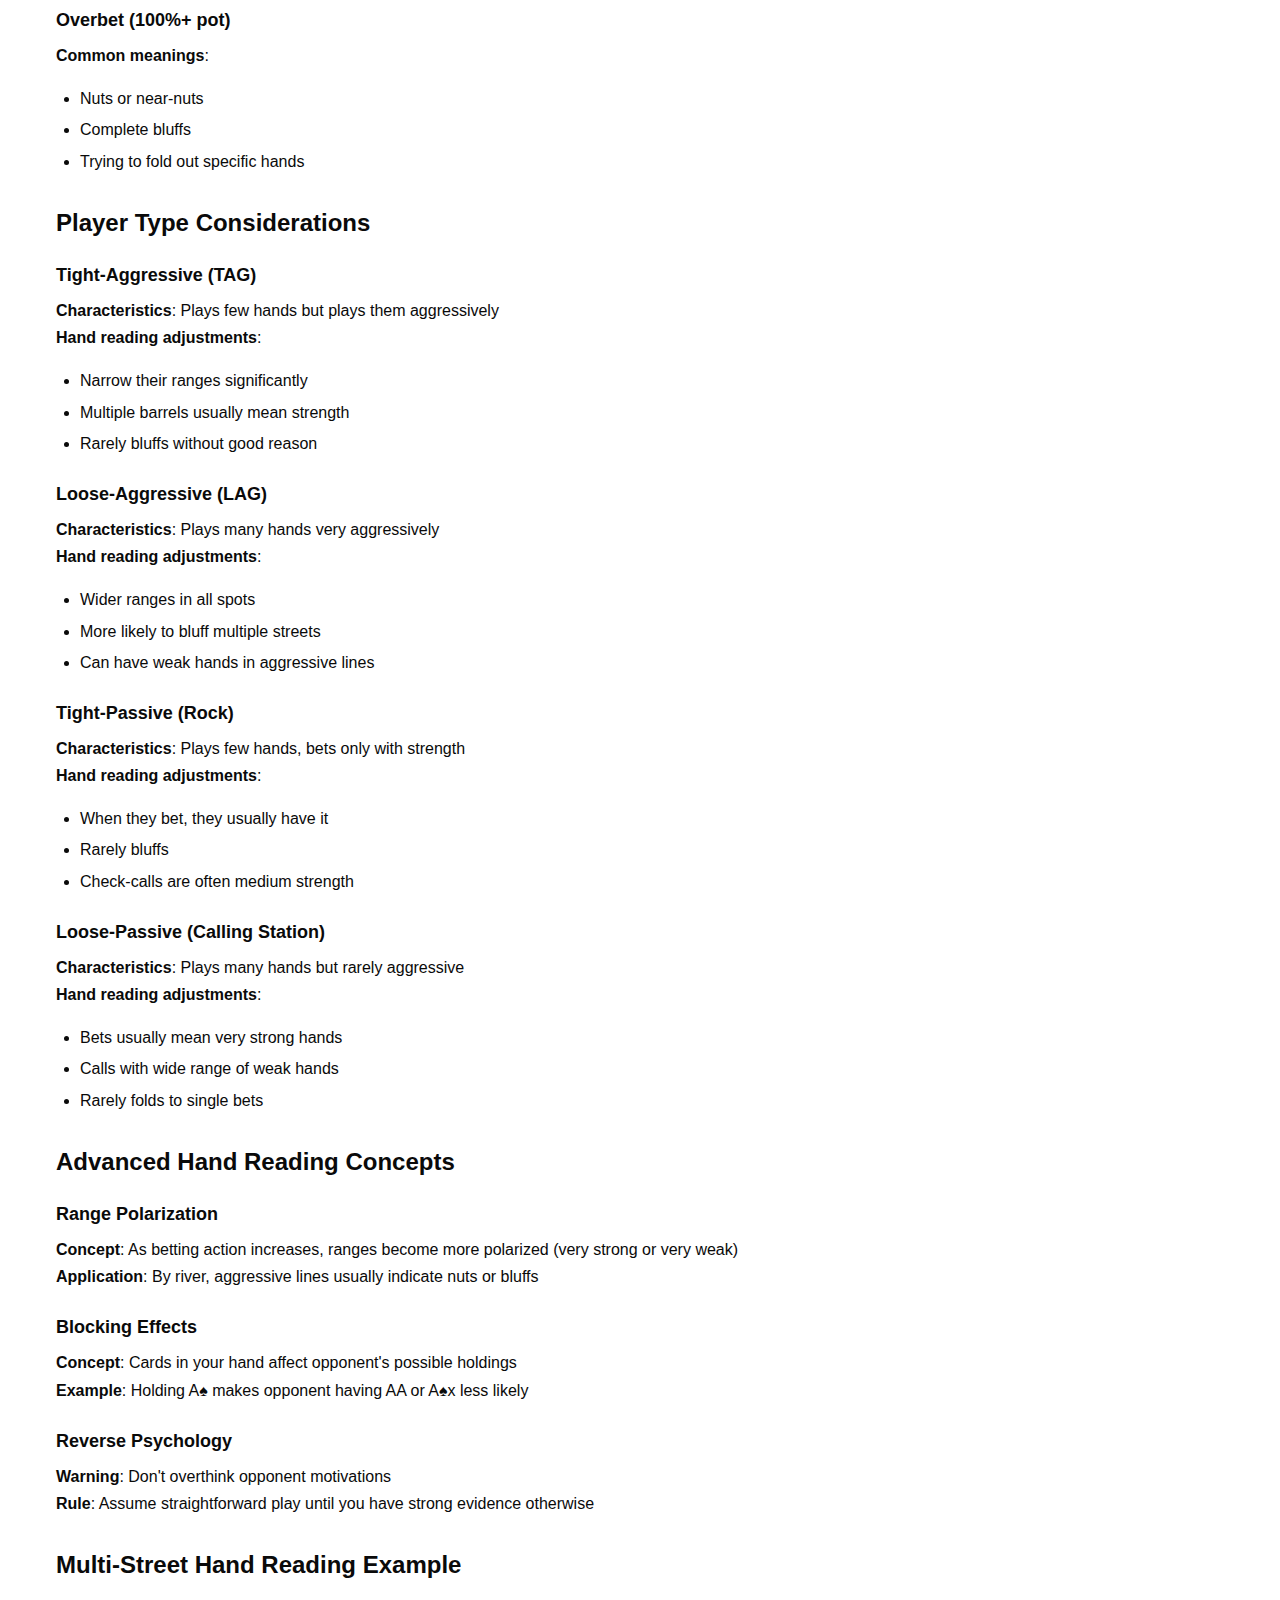
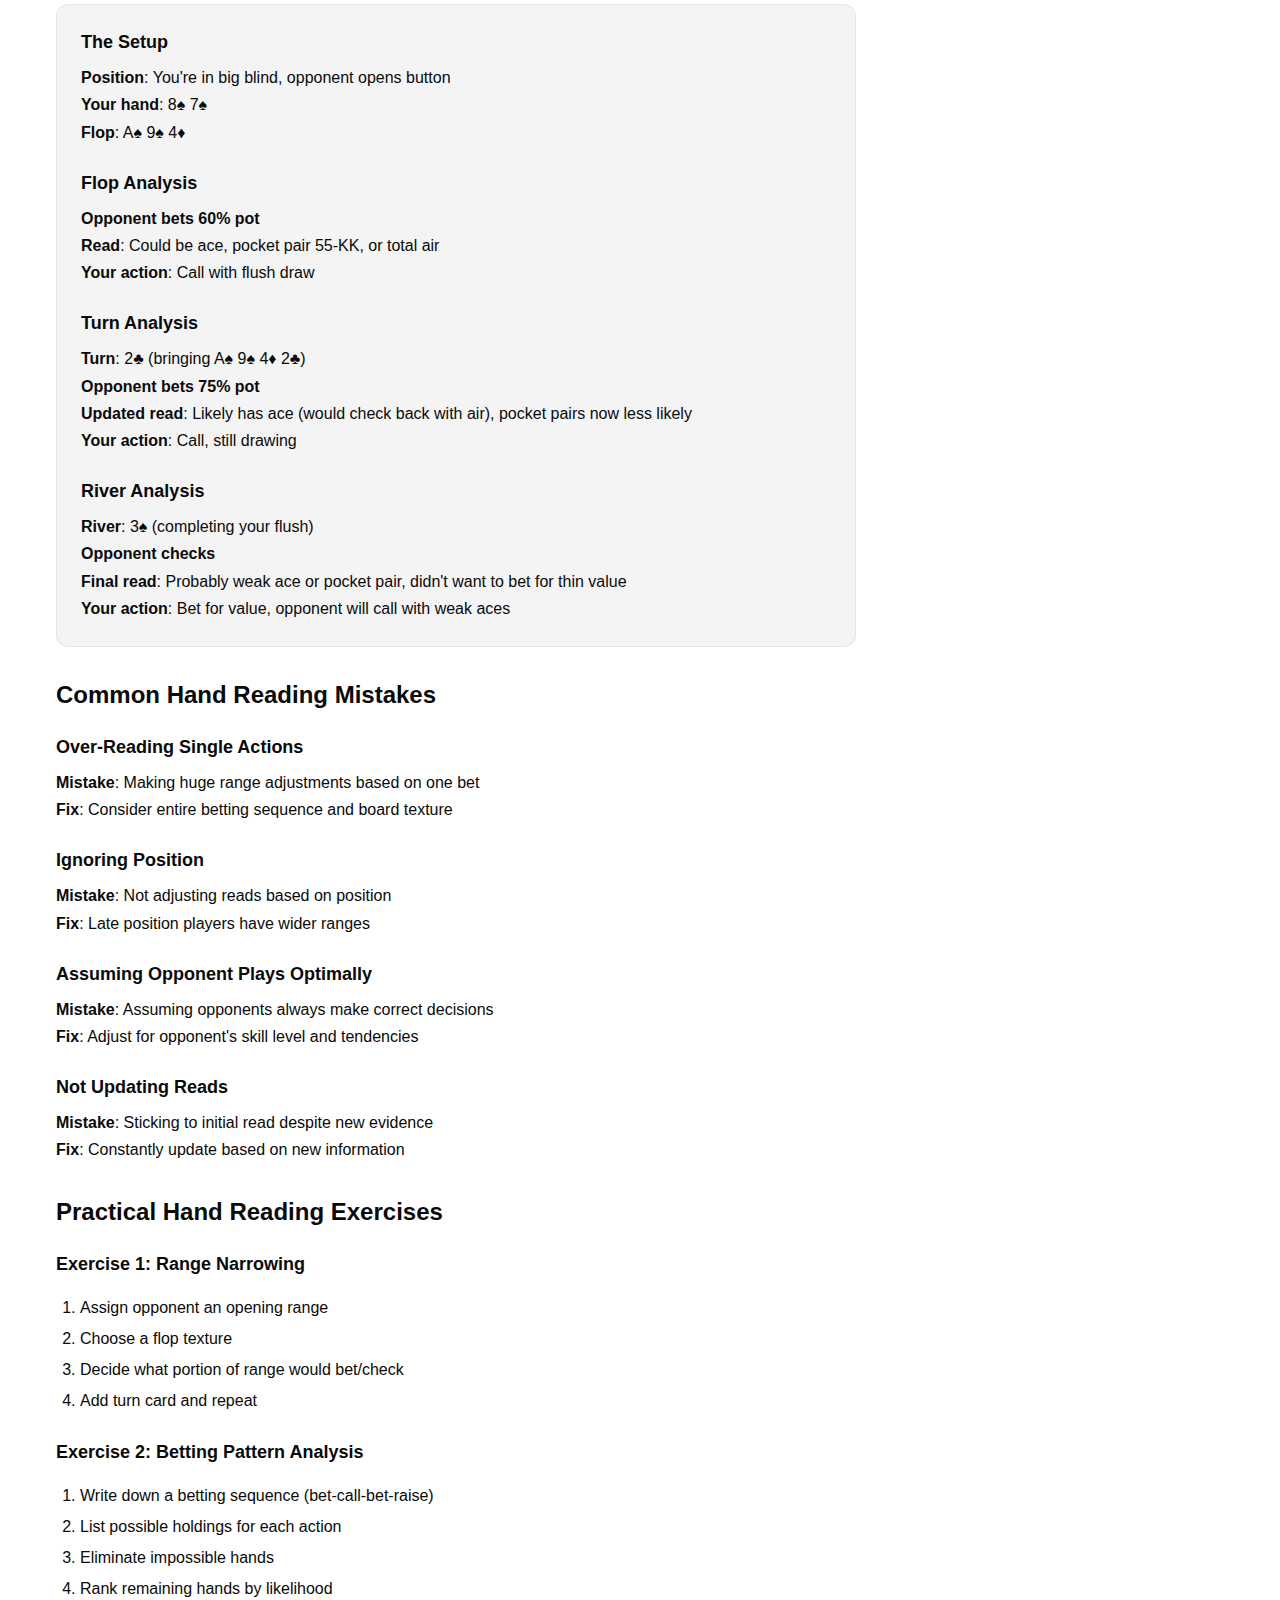
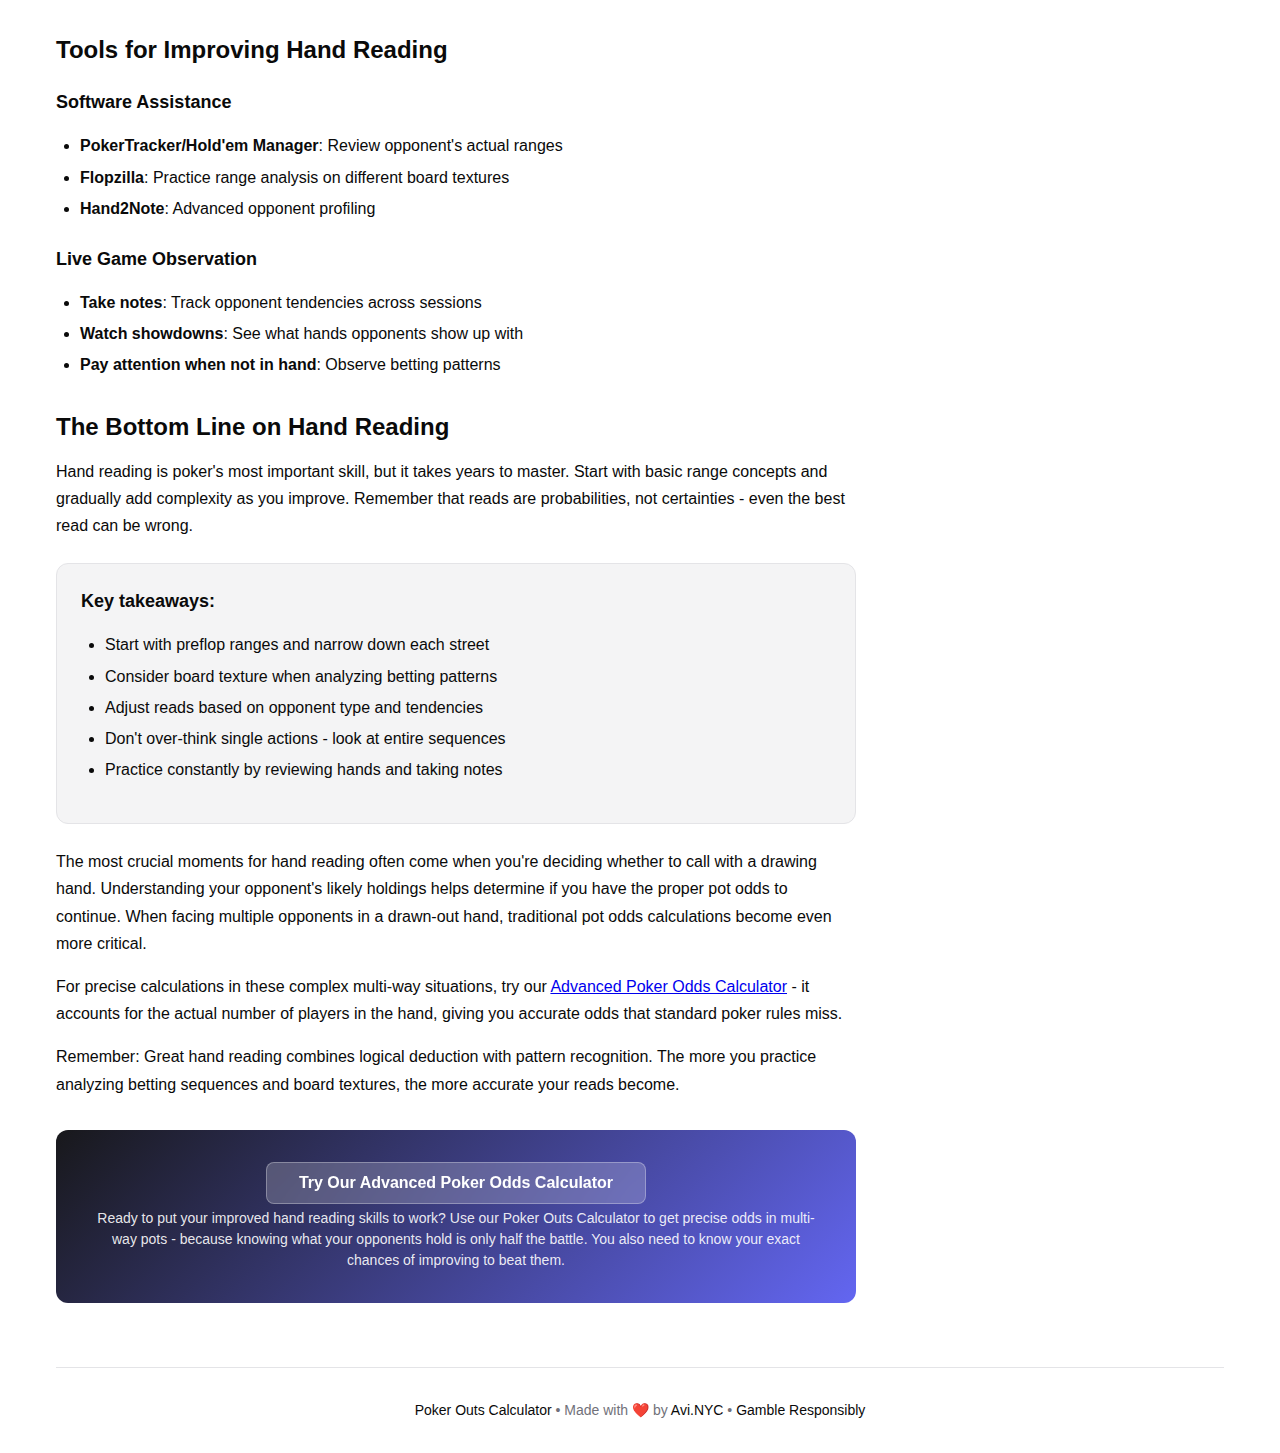
<file: hand-reading-guide.html>
<!doctype html>
<html lang="en">
  <head>
    <meta charset="UTF-8" />
    <meta name="viewport" content="width=device-width, initial-scale=1.0" />
    <meta
      name="description"
      content="Master the art of hand reading in poker. Learn to analyze betting patterns, board textures, and player tendencies to accurately read your opponents' holdings and win more pots." />
    <meta
      name="keywords"
      content="poker hand reading, reading opponents poker, poker tells, betting patterns analysis, poker strategy, opponent profiling, poker ranges, hand reading guide" />
    <meta
      property="og:title"
      content="How to Read Your Opponents: Complete Guide to Hand Reading in Poker" />
    <meta
      property="og:description"
      content="Learn the complete system for reading opponents' hands in poker. Master betting pattern analysis, range narrowing, and player profiling to make better decisions." />
    <meta
      property="og:type"
      content="article" />
    <meta
      property="og:url"
      content="https://pokerouts.app/hand-reading-guide.html" />
    <meta
      property="article:published_time"
      content="2024-01-20T10:00:00Z" />
    <meta
      property="article:author"
      content="Avi Flombaum" />
    <meta
      property="article:section"
      content="Poker Strategy" />
    <meta
      property="article:tag"
      content="hand reading" />
    <meta
      property="article:tag"
      content="poker strategy" />
    <meta
      property="article:tag"
      content="opponent analysis" />
    <meta
      name="theme-color"
      content="#000000" />
    <title>How to Read Your Opponents: Complete Hand Reading Guide | Poker Outs Calculator</title>
    <link rel="manifest" href="manifest.json" />
    <link rel="stylesheet" href="styles.css" />
    <link rel="stylesheet" href="blog.css" />
    <link rel="icon" type="image/png" href="icons/icon-192.png" />
    <link rel="apple-touch-icon" href="icons/icon-192.png" />
    <link rel="canonical" href="https://pokerouts.app/hand-reading-guide.html" />
  </head>
  <body>
    <div class="blog-nav">
      <div class="blog-nav__content">
        <a href="/" class="blog-nav__logo">
          <svg class="blog-nav__icon" width="24" height="24" viewBox="0 0 24 24" fill="none" stroke="currentColor" stroke-width="2">
            <path d="M12 2v20M2 12h20"></path>
            <circle cx="12" cy="12" r="3"></circle>
          </svg>
          Poker Outs Calculator
        </a>
        <a href="/" class="blog-nav__cta">Use Calculator</a>
      </div>
    </div>

    <div class="blog">
      <header class="blog__header">
        <div class="blog__header-content">
          <nav class="blog__breadcrumb">
            <a href="/" class="blog__breadcrumb-link">Home</a>
            <span class="blog__breadcrumb-separator">/</span>
            <span class="blog__breadcrumb-current">Blog</span>
          </nav>
          
          <h1 class="blog__title">How to Read Your Opponents: The Complete Guide to Hand Reading in Poker</h1>
          
          <div class="blog__meta">
            <time class="blog__date" datetime="2024-01-20">January 20, 2024</time>
            <span class="blog__author">By <a href="https://avi.nyc" rel="author">Avi Flombaum</a></span>
            <span class="blog__reading-time">15 min read</span>
          </div>
        </div>
      </header>

      <main class="blog__content">
        <article class="blog__article">
          <div class="blog__intro">
            <p class="blog__lead">
              Reading your opponents' hands is the holy grail of poker strategy. While you'll never know exactly what someone holds, skilled hand reading can narrow down their range to just a few likely holdings. This guide teaches you how to analyze betting patterns, board textures, and player tendencies to make accurate reads and win more pots.
            </p>
          </div>

          <section class="blog__section">
            <h2 class="blog__heading">The Foundation of Hand Reading</h2>
            <p class="blog__text">
              Hand reading isn't about magical intuition - it's about logical deduction based on available information. Every action your opponent takes eliminates some hands from their possible range while making others more likely.
            </p>
            <p class="blog__text">
              <strong>The key principle</strong>: Start with their preflop range, then narrow it down based on each subsequent action and board card.
            </p>
          </section>

          <section class="blog__section">
            <h2 class="blog__heading">Preflop Hand Reading: Setting the Foundation</h2>

            <h3 class="blog__subheading">Opening Ranges by Position</h3>
            <p class="blog__text">
              Understanding what hands opponents play from each position is crucial for accurate reads:
            </p>

            <div class="blog__table-container">
              <table class="blog__table">
                <thead>
                  <tr>
                    <th>Position</th>
                    <th>Tight Player Range</th>
                    <th>Loose Player Range</th>
                    <th>Typical Hands</th>
                  </tr>
                </thead>
                <tbody>
                  <tr>
                    <td><strong>Early Position</strong></td>
                    <td>8-12%</td>
                    <td>15-20%</td>
                    <td>AA-88, AK-AJ, KQ</td>
                  </tr>
                  <tr>
                    <td><strong>Middle Position</strong></td>
                    <td>12-16%</td>
                    <td>20-25%</td>
                    <td>Add 77-55, AT, KJ, QJ</td>
                  </tr>
                  <tr>
                    <td><strong>Late Position</strong></td>
                    <td>18-25%</td>
                    <td>30-40%</td>
                    <td>Add all pairs, Ax suited, suited connectors</td>
                  </tr>
                  <tr>
                    <td><strong>Button</strong></td>
                    <td>25-35%</td>
                    <td>40-50%</td>
                    <td>Add weak aces, one-gappers, face cards</td>
                  </tr>
                  <tr>
                    <td><strong>Small Blind</strong></td>
                    <td>30-40%</td>
                    <td>45-55%</td>
                    <td>Wide range when completing</td>
                  </tr>
                  <tr>
                    <td><strong>Big Blind</strong></td>
                    <td>Defend 40-60%</td>
                    <td>Defend 60-70%</td>
                    <td>Almost any two cards vs. single raise</td>
                  </tr>
                </tbody>
              </table>
            </div>

            <h3 class="blog__subheading">3-Bet Ranges</h3>
            <p class="blog__text">When someone 3-bets (reraises), their range becomes much narrower:</p>
            <p class="blog__text">
              <strong>Tight 3-bet range</strong>: AA-QQ, AK, sometimes AQ and JJ<br>
              <strong>Loose 3-bet range</strong>: AA-99, AK-AJ, KQ, suited connectors, bluffs
            </p>
          </section>

          <section class="blog__section">
            <h2 class="blog__heading">Flop Hand Reading: Analyzing Texture and Action</h2>

            <h3 class="blog__subheading">Board Texture Categories</h3>

            <div class="blog__example">
              <h4 class="blog__example-title">Dry Boards (A♠ 8♣ 2♦)</h4>
              <p class="blog__text">
                <strong>Characteristics</strong>: Few draws, clear nuts<br>
                <strong>Strong hands</strong>: Top pair+, overpairs<br>
                <strong>Drawing hands</strong>: Gutshots, backdoor draws<br>
                <strong>Betting patterns</strong>: Value bets are straightforward, bluffs are rare
              </p>
            </div>

            <div class="blog__example">
              <h4 class="blog__example-title">Wet Boards (9♠ 8♠ 7♣)</h4>
              <p class="blog__text">
                <strong>Characteristics</strong>: Many draws possible<br>
                <strong>Strong hands</strong>: Two pair+, strong draws<br>
                <strong>Drawing hands</strong>: Straight draws, flush draws, combo draws<br>
                <strong>Betting patterns</strong>: More aggressive betting with draws, protection betting with strong hands
              </p>
            </div>

            <div class="blog__example">
              <h4 class="blog__example-title">Disconnected Boards (K♦ 7♠ 2♣)</h4>
              <p class="blog__text">
                <strong>Characteristics</strong>: Rainbow, no obvious draws<br>
                <strong>Strong hands</strong>: Top pair, overpairs<br>
                <strong>Weak hands</strong>: Complete air, gutshots<br>
                <strong>Betting patterns</strong>: Polarized - either strong or bluffing
              </p>
            </div>

            <h3 class="blog__subheading">Flop Betting Patterns and What They Mean</h3>

            <h4 class="blog__subheading">Continuation Betting (C-Bet)</h4>
            <p class="blog__text">
              <strong>Frequency</strong>: Most players c-bet 60-80% of flops<br>
              <strong>Strong c-bet</strong>: Large size (75%+ pot) usually indicates strong hand or strong draw<br>
              <strong>Weak c-bet</strong>: Small size (33-50% pot) often weak pair or air<br>
              <strong>Check</strong>: Either very strong (slowplay) or very weak (give up)
            </p>

            <h4 class="blog__subheading">Flop Raise Analysis</h4>
            <p class="blog__text">
              <strong>Small raise (2x-2.5x)</strong>: Often strong hands for value or semi-bluffs<br>
              <strong>Large raise (3x+)</strong>: Usually very strong hands or pure bluffs<br>
              <strong>Flat call</strong>: Drawing hands, medium strength, or trapping
            </p>

            <h3 class="blog__subheading">Common Flop Scenarios</h3>

            <div class="blog__example">
              <h4 class="blog__example-title">Opponent Bets Large on Dry Board</h4>
              <p class="blog__text">
                <strong>Example</strong>: A♠ 8♣ 2♦, opponent bets 80% pot<br>
                <strong>Likely holdings</strong>: AA-88, A8+, maybe complete bluff<br>
                <strong>Unlikely holdings</strong>: Weak aces, middle pairs, draws
              </p>
            </div>

            <div class="blog__example">
              <h4 class="blog__example-title">Opponent Checks Back on Wet Board</h4>
              <p class="blog__text">
                <strong>Example</strong>: 9♠ 8♠ 7♣, preflop raiser checks<br>
                <strong>Likely holdings</strong>: Weak pairs, air, monster slowplay<br>
                <strong>Unlikely holdings</strong>: Strong draws (would bet), medium strength
              </p>
            </div>
          </section>

          <section class="blog__section">
            <h2 class="blog__heading">Turn Hand Reading: Narrowing the Range</h2>

            <h3 class="blog__subheading">How Turn Cards Affect Ranges</h3>

            <h4 class="blog__subheading">Scare Cards</h4>
            <p class="blog__text">
              <strong>Definition</strong>: Cards that complete obvious draws<br>
              <strong>Example</strong>: Board goes from A♠ 9♠ 4♦ to A♠ 9♠ 4♦ K♠<br>
              <strong>Impact</strong>: Opponent's betting pattern changes dramatically
            </p>

            <h4 class="blog__subheading">Blank Cards</h4>
            <p class="blog__text">
              <strong>Definition</strong>: Cards that don't change board texture significantly<br>
              <strong>Example</strong>: Board goes from A♠ 9♠ 4♦ to A♠ 9♠ 4♦ 2♣<br>
              <strong>Impact</strong>: Usually strengthens original read
            </p>

            <h3 class="blog__subheading">Turn Betting Pattern Analysis</h3>

            <h4 class="blog__subheading">Double Barrel (Bet Flop, Bet Turn)</h4>
            <p class="blog__text">
              <strong>Large bet</strong>: Very strong hands or committed bluffs<br>
              <strong>Medium bet</strong>: Strong hands, strong draws, or merged range<br>
              <strong>Small bet</strong>: Weak hands trying to get to showdown
            </p>

            <h4 class="blog__subheading">Check-Call Turn After Betting Flop</h4>
            <p class="blog__text">
              <strong>Meaning</strong>: Usually drawing hands or medium strength<br>
              <strong>Examples</strong>: Flush draws, weak top pair, pocket pairs
            </p>

            <h4 class="blog__subheading">Check-Raise Turn</h4>
            <p class="blog__text">
              <strong>Meaning</strong>: Very strong hands or pure bluffs (rarely medium strength)<br>
              <strong>Examples</strong>: Two pair+, strong draws, or complete air
            </p>
          </section>

          <section class="blog__section">
            <h2 class="blog__heading">River Hand Reading: Final Deductions</h2>

            <h3 class="blog__subheading">River Action Categories</h3>

            <h4 class="blog__subheading">Value Betting Rivers</h4>
            <p class="blog__text">
              <strong>Large bets (75%+ pot)</strong>: Nuts or near-nuts<br>
              <strong>Medium bets (50-75% pot)</strong>: Strong hands but not nuts<br>
              <strong>Small bets (25-50% pot)</strong>: Medium strength or thin value
            </p>

            <h4 class="blog__subheading">River Bluffing Spots</h4>
            <p class="blog__text">
              <strong>Missed draws</strong>: Flush draws that missed, straight draws that bricked<br>
              <strong>Scare card bluffs</strong>: Betting when obvious draws complete<br>
              <strong>Polarized ranges</strong>: Very strong or very weak, nothing in between
            </p>

            <h3 class="blog__subheading">Reading River Check-Backs</h3>
            <p class="blog__text">
              When opponent checks river after betting turn:<br>
              <strong>Meaning</strong>: Usually weak hands that can't bet for value<br>
              <strong>Examples</strong>: Weak pairs, ace-high, missed draws
            </p>
          </section>

          <section class="blog__section">
            <h2 class="blog__heading">Bet Sizing Tells</h2>

            <h3 class="blog__subheading">Small Bets (25-40% pot)</h3>
            <p class="blog__text"><strong>Common meanings</strong>:</p>
            <ul class="blog__list">
              <li>Weak hands wanting cheap showdown</li>
              <li>Strong hands inducing calls</li>
              <li>Blocking bets to prevent larger bets</li>
            </ul>

            <h3 class="blog__subheading">Medium Bets (50-75% pot)</h3>
            <p class="blog__text"><strong>Common meanings</strong>:</p>
            <ul class="blog__list">
              <li>Standard value betting</li>
              <li>Protection against draws</li>
              <li>Balanced range (strong and bluffs)</li>
            </ul>

            <h3 class="blog__subheading">Large Bets (75%+ pot)</h3>
            <p class="blog__text"><strong>Common meanings</strong>:</p>
            <ul class="blog__list">
              <li>Very strong hands</li>
              <li>Pure bluffs (polarized)</li>
              <li>Protection on dangerous boards</li>
            </ul>

            <h3 class="blog__subheading">Overbet (100%+ pot)</h3>
            <p class="blog__text"><strong>Common meanings</strong>:</p>
            <ul class="blog__list">
              <li>Nuts or near-nuts</li>
              <li>Complete bluffs</li>
              <li>Trying to fold out specific hands</li>
            </ul>
          </section>

          <section class="blog__section">
            <h2 class="blog__heading">Player Type Considerations</h2>

            <h3 class="blog__subheading">Tight-Aggressive (TAG)</h3>
            <p class="blog__text">
              <strong>Characteristics</strong>: Plays few hands but plays them aggressively<br>
              <strong>Hand reading adjustments</strong>:
            </p>
            <ul class="blog__list">
              <li>Narrow their ranges significantly</li>
              <li>Multiple barrels usually mean strength</li>
              <li>Rarely bluffs without good reason</li>
            </ul>

            <h3 class="blog__subheading">Loose-Aggressive (LAG)</h3>
            <p class="blog__text">
              <strong>Characteristics</strong>: Plays many hands very aggressively<br>
              <strong>Hand reading adjustments</strong>:
            </p>
            <ul class="blog__list">
              <li>Wider ranges in all spots</li>
              <li>More likely to bluff multiple streets</li>
              <li>Can have weak hands in aggressive lines</li>
            </ul>

            <h3 class="blog__subheading">Tight-Passive (Rock)</h3>
            <p class="blog__text">
              <strong>Characteristics</strong>: Plays few hands, bets only with strength<br>
              <strong>Hand reading adjustments</strong>:
            </p>
            <ul class="blog__list">
              <li>When they bet, they usually have it</li>
              <li>Rarely bluffs</li>
              <li>Check-calls are often medium strength</li>
            </ul>

            <h3 class="blog__subheading">Loose-Passive (Calling Station)</h3>
            <p class="blog__text">
              <strong>Characteristics</strong>: Plays many hands but rarely aggressive<br>
              <strong>Hand reading adjustments</strong>:
            </p>
            <ul class="blog__list">
              <li>Bets usually mean very strong hands</li>
              <li>Calls with wide range of weak hands</li>
              <li>Rarely folds to single bets</li>
            </ul>
          </section>

          <section class="blog__section">
            <h2 class="blog__heading">Advanced Hand Reading Concepts</h2>

            <h3 class="blog__subheading">Range Polarization</h3>
            <p class="blog__text">
              <strong>Concept</strong>: As betting action increases, ranges become more polarized (very strong or very weak)<br>
              <strong>Application</strong>: By river, aggressive lines usually indicate nuts or bluffs
            </p>

            <h3 class="blog__subheading">Blocking Effects</h3>
            <p class="blog__text">
              <strong>Concept</strong>: Cards in your hand affect opponent's possible holdings<br>
              <strong>Example</strong>: Holding A♠ makes opponent having AA or A♠x less likely
            </p>

            <h3 class="blog__subheading">Reverse Psychology</h3>
            <p class="blog__text">
              <strong>Warning</strong>: Don't overthink opponent motivations<br>
              <strong>Rule</strong>: Assume straightforward play until you have strong evidence otherwise
            </p>
          </section>

          <section class="blog__section">
            <h2 class="blog__heading">Multi-Street Hand Reading Example</h2>

            <div class="blog__example">
              <h3 class="blog__example-title">The Setup</h3>
              <p class="blog__text">
                <strong>Position</strong>: You're in big blind, opponent opens button<br>
                <strong>Your hand</strong>: 8♠ 7♠<br>
                <strong>Flop</strong>: A♠ 9♠ 4♦
              </p>

              <h4 class="blog__subheading">Flop Analysis</h4>
              <p class="blog__text">
                <strong>Opponent bets 60% pot</strong><br>
                <strong>Read</strong>: Could be ace, pocket pair 55-KK, or total air<br>
                <strong>Your action</strong>: Call with flush draw
              </p>

              <h4 class="blog__subheading">Turn Analysis</h4>
              <p class="blog__text">
                <strong>Turn</strong>: 2♣ (bringing A♠ 9♠ 4♦ 2♣)<br>
                <strong>Opponent bets 75% pot</strong><br>
                <strong>Updated read</strong>: Likely has ace (would check back with air), pocket pairs now less likely<br>
                <strong>Your action</strong>: Call, still drawing
              </p>

              <h4 class="blog__subheading">River Analysis</h4>
              <p class="blog__text">
                <strong>River</strong>: 3♠ (completing your flush)<br>
                <strong>Opponent checks</strong><br>
                <strong>Final read</strong>: Probably weak ace or pocket pair, didn't want to bet for thin value<br>
                <strong>Your action</strong>: Bet for value, opponent will call with weak aces
              </p>
            </div>
          </section>

          <section class="blog__section">
            <h2 class="blog__heading">Common Hand Reading Mistakes</h2>

            <h3 class="blog__subheading">Over-Reading Single Actions</h3>
            <p class="blog__text">
              <strong>Mistake</strong>: Making huge range adjustments based on one bet<br>
              <strong>Fix</strong>: Consider entire betting sequence and board texture
            </p>

            <h3 class="blog__subheading">Ignoring Position</h3>
            <p class="blog__text">
              <strong>Mistake</strong>: Not adjusting reads based on position<br>
              <strong>Fix</strong>: Late position players have wider ranges
            </p>

            <h3 class="blog__subheading">Assuming Opponent Plays Optimally</h3>
            <p class="blog__text">
              <strong>Mistake</strong>: Assuming opponents always make correct decisions<br>
              <strong>Fix</strong>: Adjust for opponent's skill level and tendencies
            </p>

            <h3 class="blog__subheading">Not Updating Reads</h3>
            <p class="blog__text">
              <strong>Mistake</strong>: Sticking to initial read despite new evidence<br>
              <strong>Fix</strong>: Constantly update based on new information
            </p>
          </section>

          <section class="blog__section">
            <h2 class="blog__heading">Practical Hand Reading Exercises</h2>

            <h3 class="blog__subheading">Exercise 1: Range Narrowing</h3>
            <ol class="blog__list">
              <li>Assign opponent an opening range</li>
              <li>Choose a flop texture</li>
              <li>Decide what portion of range would bet/check</li>
              <li>Add turn card and repeat</li>
            </ol>

            <h3 class="blog__subheading">Exercise 2: Betting Pattern Analysis</h3>
            <ol class="blog__list">
              <li>Write down a betting sequence (bet-call-bet-raise)</li>
              <li>List possible holdings for each action</li>
              <li>Eliminate impossible hands</li>
              <li>Rank remaining hands by likelihood</li>
            </ol>
          </section>

          <section class="blog__section">
            <h2 class="blog__heading">Tools for Improving Hand Reading</h2>

            <h3 class="blog__subheading">Software Assistance</h3>
            <ul class="blog__list">
              <li><strong>PokerTracker/Hold'em Manager</strong>: Review opponent's actual ranges</li>
              <li><strong>Flopzilla</strong>: Practice range analysis on different board textures</li>
              <li><strong>Hand2Note</strong>: Advanced opponent profiling</li>
            </ul>

            <h3 class="blog__subheading">Live Game Observation</h3>
            <ul class="blog__list">
              <li><strong>Take notes</strong>: Track opponent tendencies across sessions</li>
              <li><strong>Watch showdowns</strong>: See what hands opponents show up with</li>
              <li><strong>Pay attention when not in hand</strong>: Observe betting patterns</li>
            </ul>
          </section>

          <section class="blog__section">
            <h2 class="blog__heading">The Bottom Line on Hand Reading</h2>
            <p class="blog__text">
              Hand reading is poker's most important skill, but it takes years to master. Start with basic range concepts and gradually add complexity as you improve. Remember that reads are probabilities, not certainties - even the best read can be wrong.
            </p>

            <div class="blog__example">
              <h3 class="blog__example-title">Key takeaways:</h3>
              <ul class="blog__list">
                <li>Start with preflop ranges and narrow down each street</li>
                <li>Consider board texture when analyzing betting patterns</li>
                <li>Adjust reads based on opponent type and tendencies</li>
                <li>Don't over-think single actions - look at entire sequences</li>
                <li>Practice constantly by reviewing hands and taking notes</li>
              </ul>
            </div>

            <p class="blog__text">
              The most crucial moments for hand reading often come when you're deciding whether to call with a drawing hand. Understanding your opponent's likely holdings helps determine if you have the proper pot odds to continue. When facing multiple opponents in a drawn-out hand, traditional pot odds calculations become even more critical.
            </p>

            <p class="blog__text">
              For precise calculations in these complex multi-way situations, try our <a href="/">Advanced Poker Odds Calculator</a> - it accounts for the actual number of players in the hand, giving you accurate odds that standard poker rules miss.
            </p>

            <p class="blog__text">
              Remember: Great hand reading combines logical deduction with pattern recognition. The more you practice analyzing betting sequences and board textures, the more accurate your reads become.
            </p>

            <div class="blog__cta">
              <a href="/" class="blog__cta-button">Try Our Advanced Poker Odds Calculator</a>
              <p class="blog__cta-text">Ready to put your improved hand reading skills to work? Use our Poker Outs Calculator to get precise odds in multi-way pots - because knowing what your opponents hold is only half the battle. You also need to know your exact chances of improving to beat them.</p>
            </div>
          </section>
        </article>

        <aside class="blog__sidebar">
          <div class="blog__related">
            <h3 class="blog__related-title">Related Topics</h3>
            <ul class="blog__related-list">
              <li><a href="complete-guide-poker-outs-odds.html" class="blog__related-link">Complete Guide to Outs & Odds</a></li>
              <li><a href="why-the-rule-of-4-and-2-fails.html" class="blog__related-link">Why Rule of 4 & 2 Fails</a></li>
              <li><a href="implied-odds-guide.html" class="blog__related-link">Implied Odds Guide</a></li>
              <li><a href="cash-game-starting-hands.html" class="blog__related-link">Cash Game Starting Hands</a></li>
            </ul>
          </div>

          <div class="blog__calculator-promo">
            <h3 class="blog__promo-title">Hand Reading Calculator</h3>
            <p class="blog__promo-text">
              Put your hand reading knowledge to work with accurate odds calculations for complex multi-way situations.
            </p>
            <a href="/" class="blog__promo-button">Calculate Poker Odds</a>
          </div>
        </aside>
      </main>

      <footer class="blog__footer">
        <div class="blog__footer-content">
          <p class="blog__footer-text">
            <a href="/">Poker Outs Calculator</a> • 
            Made with ❤️ by <a href="https://avi.nyc">Avi.NYC</a> • 
            <a href="https://www.ncpgambling.org/help-treatment/">Gamble Responsibly</a>
          </p>
        </div>
      </footer>
    </div>

    <script type="application/ld+json">
      {
        "@context": "https://schema.org",
        "@type": "BlogPosting",
        "headline": "How to Read Your Opponents: The Complete Guide to Hand Reading in Poker",
        "description": "Master the art of hand reading in poker. Learn to analyze betting patterns, board textures, and player tendencies to accurately read your opponents' holdings and win more pots.",
        "image": "https://pokerouts.app/hand-reading-guide.png",
        "author": {
          "@type": "Person",
          "name": "Avi Flombaum",
          "url": "https://avi.nyc"
        },
        "publisher": {
          "@type": "Organization",
          "name": "Poker Outs Calculator",
          "logo": {
            "@type": "ImageObject",
            "url": "https://pokerouts.app/icons/icon-512.png"
          }
        },
        "datePublished": "2024-01-20T10:00:00Z",
        "dateModified": "2024-01-20T10:00:00Z",
        "mainEntityOfPage": {
          "@type": "WebPage",
          "@id": "https://pokerouts.app/hand-reading-guide.html"
        },
        "articleSection": "Poker Strategy",
        "keywords": ["poker hand reading", "reading opponents", "poker strategy", "betting patterns", "poker tells"],
        "wordCount": "3500"
      }
    </script>

    <script type="application/ld+json">
      {
        "@context": "https://schema.org",
        "@type": "BreadcrumbList",
        "itemListElement": [
          {
            "@type": "ListItem",
            "position": 1,
            "name": "Home",
            "item": "https://pokerouts.app/"
          },
          {
            "@type": "ListItem",
            "position": 2,
            "name": "Hand Reading Guide",
            "item": "https://pokerouts.app/hand-reading-guide.html"
          }
        ]
      }
    </script>

    <script type="application/ld+json">
      {
        "@context": "https://schema.org",
        "@type": "FAQPage",
        "mainEntity": [
          {
            "@type": "Question",
            "name": "How do I start reading poker hands?",
            "acceptedAnswer": {
              "@type": "Answer",
              "text": "Start by assigning your opponent a preflop range based on their position and playing style. Then narrow this range down based on each action they take and each board card that comes."
            }
          },
          {
            "@type": "Question",
            "name": "What are the most important betting patterns to recognize?",
            "acceptedAnswer": {
              "@type": "Answer",
              "text": "Key patterns include continuation betting frequency, bet sizing relative to pot, and how opponents react to different board textures. Large bets usually indicate polarized ranges (very strong or bluffing)."
            }
          },
          {
            "@type": "Question",
            "name": "How does player type affect hand reading?",
            "acceptedAnswer": {
              "@type": "Answer",
              "text": "Tight players have narrower ranges when betting aggressively, while loose players can have wider ranges. Passive players rarely bluff, so their bets usually indicate strength."
            }
          },
          {
            "@type": "Question",
            "name": "What's the biggest hand reading mistake beginners make?",
            "acceptedAnswer": {
              "@type": "Answer",
              "text": "Over-reading single actions instead of considering the entire betting sequence. One bet doesn't tell the whole story - you need to analyze the complete hand development."
            }
          }
        ]
      }
    </script>
    <script defer data-domain="pokerouts.app" src="https://a.wip.dev/js/script.js"></script>    
  </body>
</html>
</file>
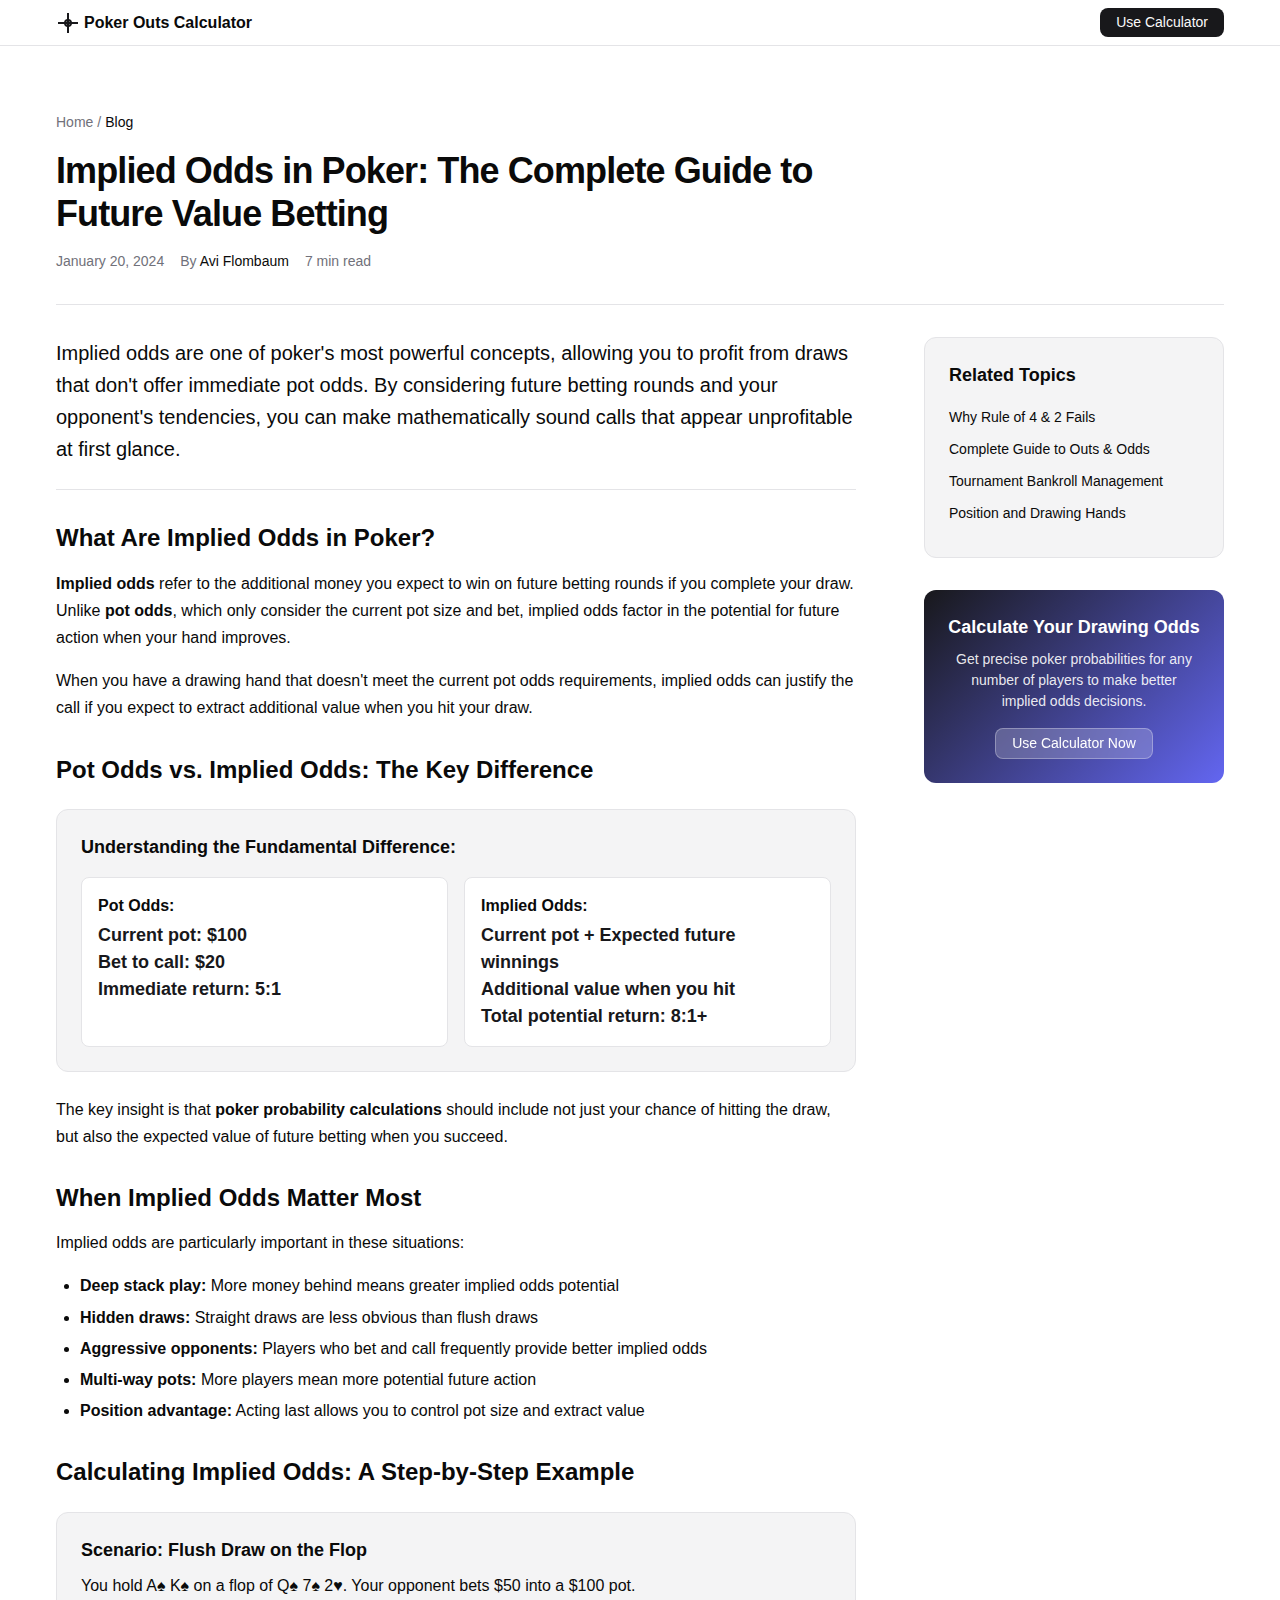
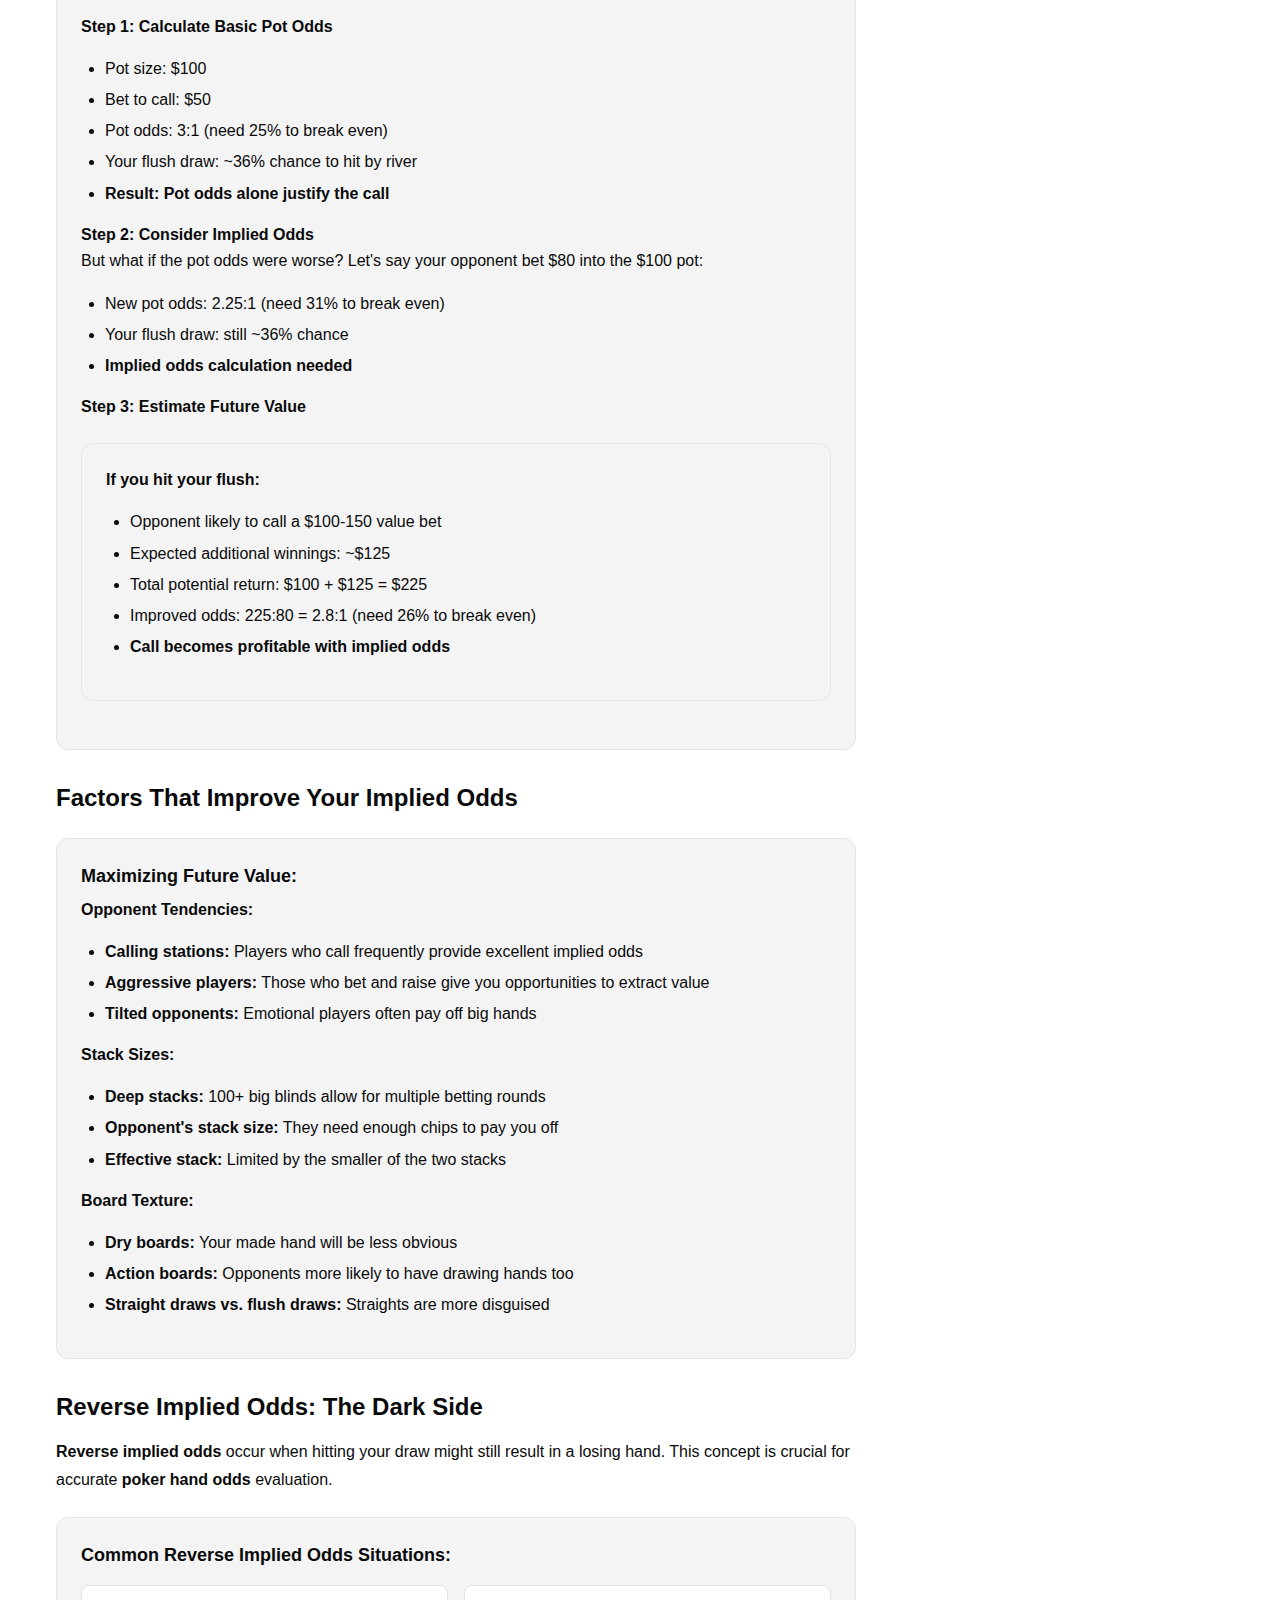
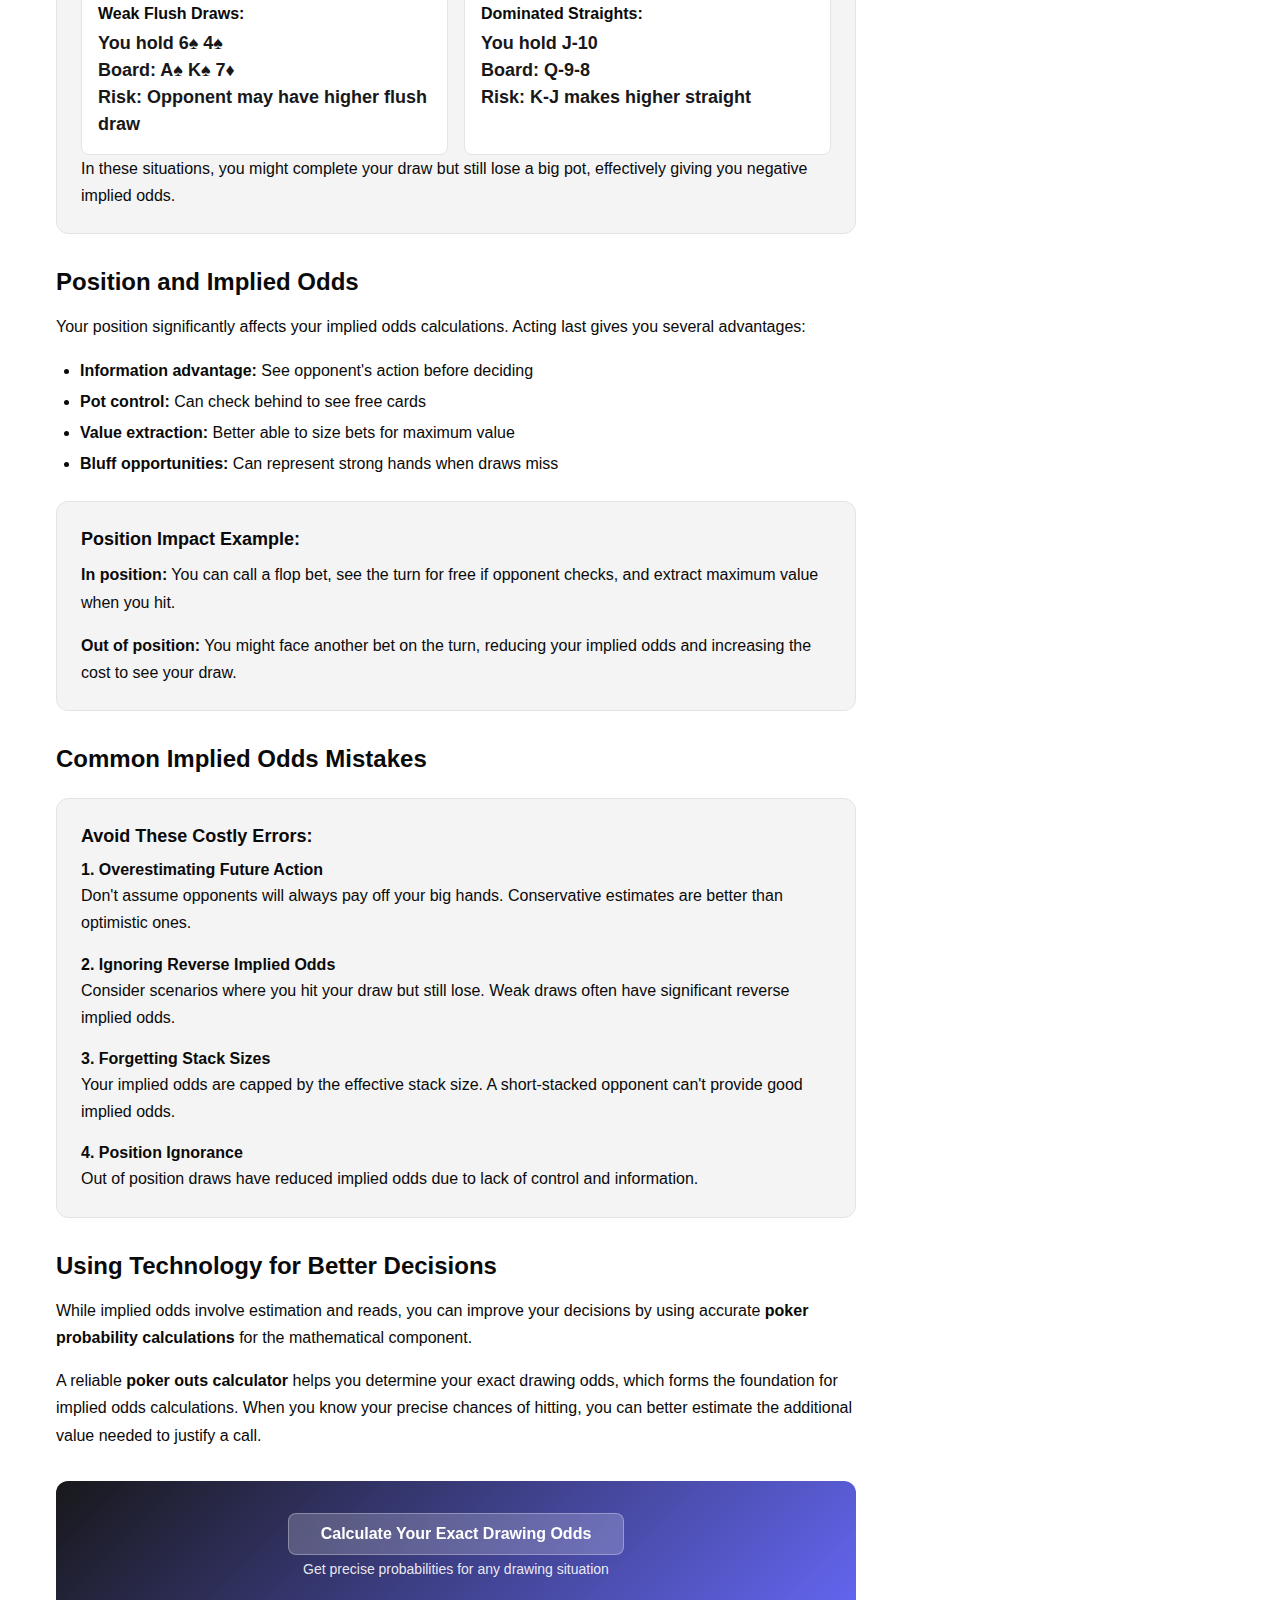
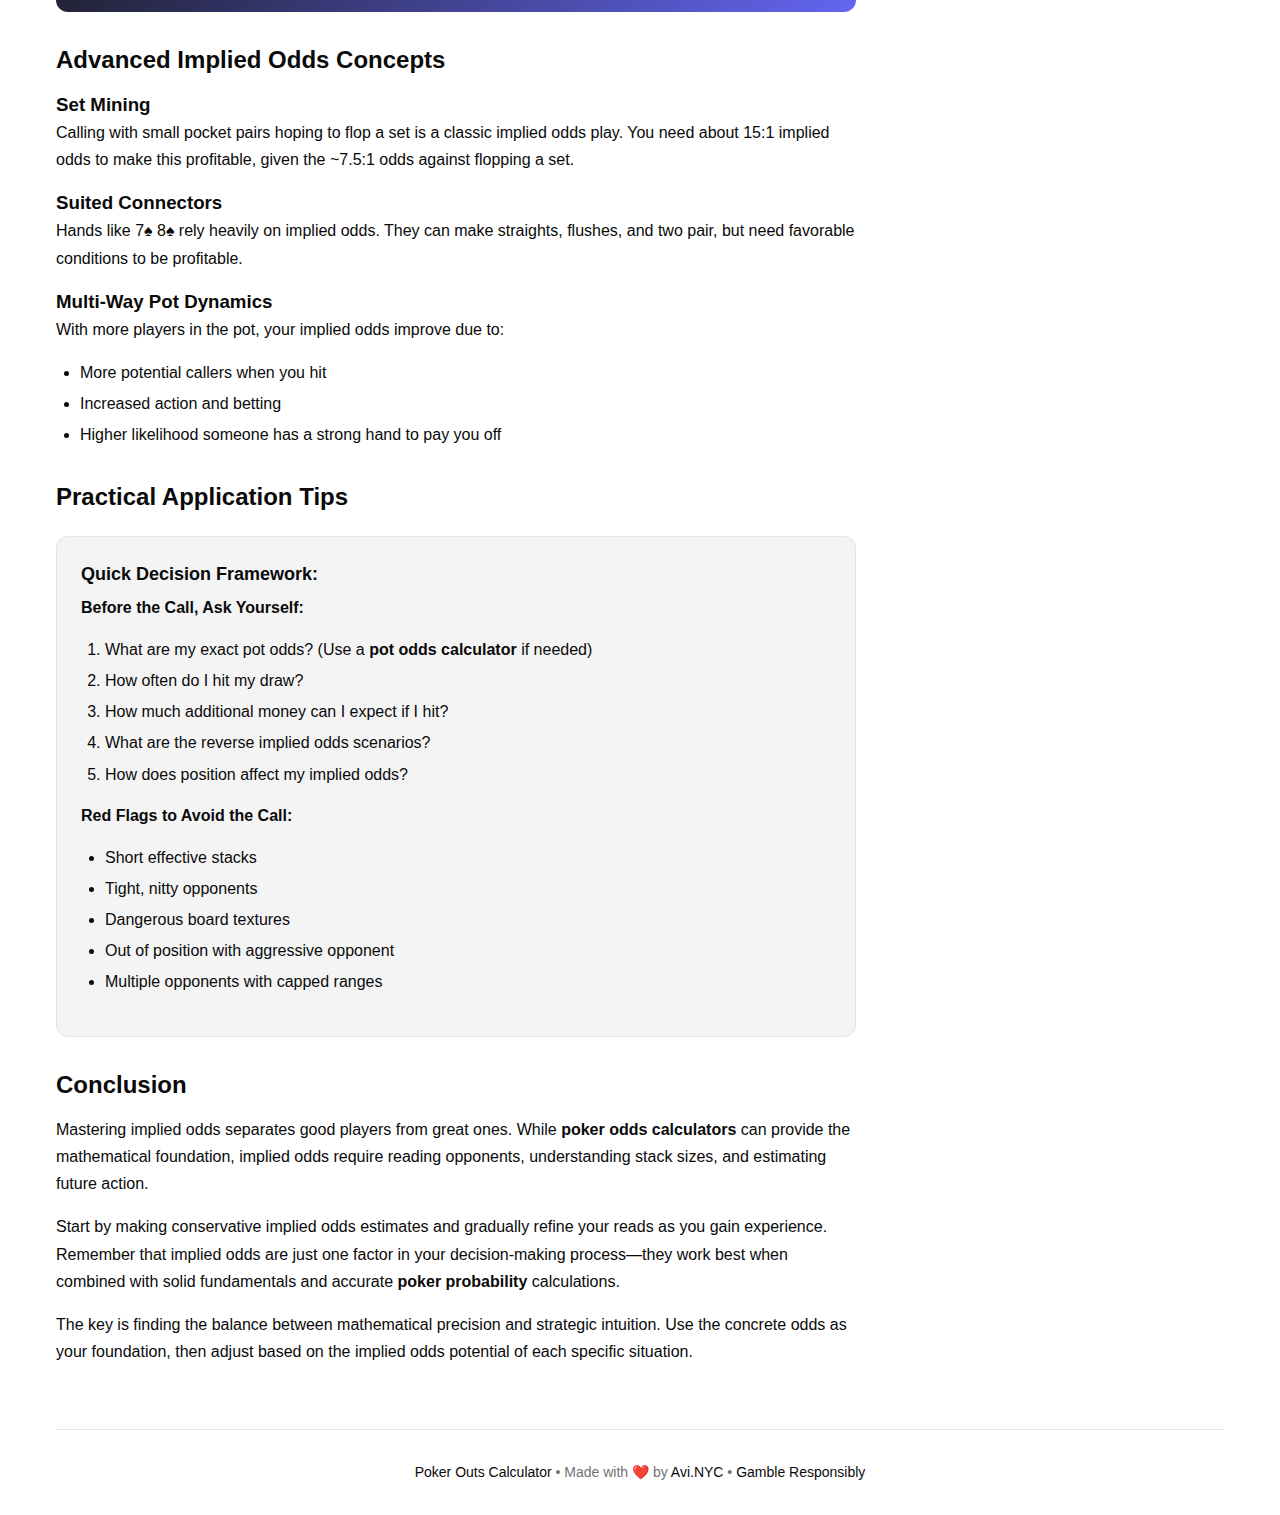
<file: implied-odds-guide.html>
<!doctype html>
<html lang="en">
  <head>
    <meta charset="UTF-8" />
    <meta name="viewport" content="width=device-width, initial-scale=1.0" />
    <meta
      name="description"
      content="Master implied odds in poker with our complete guide. Learn when to call with drawing hands based on future betting potential. Includes examples and calculations." />
    <meta
      name="keywords"
      content="implied odds poker, poker implied odds, reverse implied odds, pot odds vs implied odds, poker drawing hands, poker odds calculator, poker probability" />
    <meta
      property="og:title"
      content="Implied Odds in Poker: The Complete Guide to Future Value Betting" />
    <meta
      property="og:description"
      content="Learn how implied odds work in poker and when to call with drawing hands based on potential future winnings. Includes real examples and calculations." />
    <meta
      property="og:type"
      content="article" />
    <meta
      property="og:url"
      content="https://pokerouts.app/implied-odds-guide.html" />
    <meta
      property="article:published_time"
      content="2024-01-20T10:00:00Z" />
    <meta
      property="article:author"
      content="Avi Flombaum" />
    <meta
      property="article:section"
      content="Poker Strategy" />
    <meta
      property="article:tag"
      content="implied odds" />
    <meta
      property="article:tag"
      content="poker strategy" />
    <meta
      property="article:tag"
      content="drawing hands" />
    <meta
      name="theme-color"
      content="#000000" />
    <title>Implied Odds in Poker: Complete Guide to Future Value Betting | Poker Outs Calculator</title>
    <link rel="manifest" href="manifest.json" />
    <link rel="stylesheet" href="styles.css" />
    <link rel="stylesheet" href="blog.css" />
    <link rel="icon" type="image/png" href="icons/icon-192.png" />
    <link rel="apple-touch-icon" href="icons/icon-192.png" />
    <link rel="canonical" href="https://pokerouts.app/implied-odds-guide.html" />
  </head>
  <body>
    <div class="blog-nav">
      <div class="blog-nav__content">
        <a href="/" class="blog-nav__logo">
          <svg class="blog-nav__icon" width="24" height="24" viewBox="0 0 24 24" fill="none" stroke="currentColor" stroke-width="2">
            <path d="M12 2v20M2 12h20"></path>
            <circle cx="12" cy="12" r="3"></circle>
          </svg>
          Poker Outs Calculator
        </a>
        <a href="/" class="blog-nav__cta">Use Calculator</a>
      </div>
    </div>

    <div class="blog">
      <header class="blog__header">
        <div class="blog__header-content">
          <nav class="blog__breadcrumb">
            <a href="/" class="blog__breadcrumb-link">Home</a>
            <span class="blog__breadcrumb-separator">/</span>
            <span class="blog__breadcrumb-current">Blog</span>
          </nav>
          
          <h1 class="blog__title">Implied Odds in Poker: The Complete Guide to Future Value Betting</h1>
          
          <div class="blog__meta">
            <time class="blog__date" datetime="2024-01-20">January 20, 2024</time>
            <span class="blog__author">By <a href="https://avi.nyc" rel="author">Avi Flombaum</a></span>
            <span class="blog__reading-time">7 min read</span>
          </div>
        </div>
      </header>

      <main class="blog__content">
        <article class="blog__article">
          <div class="blog__intro">
            <p class="blog__lead">
              Implied odds are one of poker's most powerful concepts, allowing you to profit from draws that don't offer immediate pot odds. By considering future betting rounds and your opponent's tendencies, you can make mathematically sound calls that appear unprofitable at first glance.
            </p>
          </div>

          <section class="blog__section">
            <h2 class="blog__heading">What Are Implied Odds in Poker?</h2>
            <p class="blog__text">
              <strong>Implied odds</strong> refer to the additional money you expect to win on future betting rounds if you complete your draw. Unlike <strong>pot odds</strong>, which only consider the current pot size and bet, implied odds factor in the potential for future action when your hand improves.
            </p>
            <p class="blog__text">
              When you have a drawing hand that doesn't meet the current pot odds requirements, implied odds can justify the call if you expect to extract additional value when you hit your draw.
            </p>
          </section>

          <section class="blog__section">
            <h2 class="blog__heading">Pot Odds vs. Implied Odds: The Key Difference</h2>
            
            <div class="blog__example">
              <h3 class="blog__example-title">Understanding the Fundamental Difference:</h3>
              
              <div class="blog__comparison">
                <div class="blog__comparison-item">
                  <h4>Pot Odds:</h4>
                  <p>Current pot: $100<br>
                  Bet to call: $20<br>
                  <strong>Immediate return: 5:1</strong></p>
                </div>
                
                <div class="blog__comparison-item">
                  <h4>Implied Odds:</h4>
                  <p>Current pot + Expected future winnings<br>
                  Additional value when you hit<br>
                  <strong>Total potential return: 8:1+</strong></p>
                </div>
              </div>
            </div>

            <p class="blog__text">
              The key insight is that <strong>poker probability calculations</strong> should include not just your chance of hitting the draw, but also the expected value of future betting when you succeed.
            </p>
          </section>

          <section class="blog__section">
            <h2 class="blog__heading">When Implied Odds Matter Most</h2>
            <p class="blog__text">
              Implied odds are particularly important in these situations:
            </p>
            
            <ul class="blog__list">
              <li><strong>Deep stack play:</strong> More money behind means greater implied odds potential</li>
              <li><strong>Hidden draws:</strong> Straight draws are less obvious than flush draws</li>
              <li><strong>Aggressive opponents:</strong> Players who bet and call frequently provide better implied odds</li>
              <li><strong>Multi-way pots:</strong> More players mean more potential future action</li>
              <li><strong>Position advantage:</strong> Acting last allows you to control pot size and extract value</li>
            </ul>
          </section>

          <section class="blog__section">
            <h2 class="blog__heading">Calculating Implied Odds: A Step-by-Step Example</h2>
            
            <div class="blog__example">
              <h3 class="blog__example-title">Scenario: Flush Draw on the Flop</h3>
              <p class="blog__text">You hold A♠ K♠ on a flop of Q♠ 7♠ 2♥. Your opponent bets $50 into a $100 pot.</p>
              
              <h4>Step 1: Calculate Basic Pot Odds</h4>
              <ul class="blog__list">
                <li>Pot size: $100</li>
                <li>Bet to call: $50</li>
                <li>Pot odds: 3:1 (need 25% to break even)</li>
                <li>Your flush draw: ~36% chance to hit by river</li>
                <li><strong>Result: Pot odds alone justify the call</strong></li>
              </ul>
              
              <h4>Step 2: Consider Implied Odds</h4>
              <p class="blog__text">But what if the pot odds were worse? Let's say your opponent bet $80 into the $100 pot:</p>
              <ul class="blog__list">
                <li>New pot odds: 2.25:1 (need 31% to break even)</li>
                <li>Your flush draw: still ~36% chance</li>
                <li><strong>Implied odds calculation needed</strong></li>
              </ul>
              
              <h4>Step 3: Estimate Future Value</h4>
              <div class="blog__formula">
                <h4>If you hit your flush:</h4>
                <ul class="blog__list">
                  <li>Opponent likely to call a $100-150 value bet</li>
                  <li>Expected additional winnings: ~$125</li>
                  <li>Total potential return: $100 + $125 = $225</li>
                  <li>Improved odds: 225:80 = 2.8:1 (need 26% to break even)</li>
                  <li><strong>Call becomes profitable with implied odds</strong></li>
                </ul>
              </div>
            </div>
          </section>

          <section class="blog__section">
            <h2 class="blog__heading">Factors That Improve Your Implied Odds</h2>
            
            <div class="blog__example">
              <h3 class="blog__example-title">Maximizing Future Value:</h3>
              
              <h4>Opponent Tendencies:</h4>
              <ul class="blog__list">
                <li><strong>Calling stations:</strong> Players who call frequently provide excellent implied odds</li>
                <li><strong>Aggressive players:</strong> Those who bet and raise give you opportunities to extract value</li>
                <li><strong>Tilted opponents:</strong> Emotional players often pay off big hands</li>
              </ul>
              
              <h4>Stack Sizes:</h4>
              <ul class="blog__list">
                <li><strong>Deep stacks:</strong> 100+ big blinds allow for multiple betting rounds</li>
                <li><strong>Opponent's stack size:</strong> They need enough chips to pay you off</li>
                <li><strong>Effective stack:</strong> Limited by the smaller of the two stacks</li>
              </ul>
              
              <h4>Board Texture:</h4>
              <ul class="blog__list">
                <li><strong>Dry boards:</strong> Your made hand will be less obvious</li>
                <li><strong>Action boards:</strong> Opponents more likely to have drawing hands too</li>
                <li><strong>Straight draws vs. flush draws:</strong> Straights are more disguised</li>
              </ul>
            </div>
          </section>

          <section class="blog__section">
            <h2 class="blog__heading">Reverse Implied Odds: The Dark Side</h2>
            <p class="blog__text">
              <strong>Reverse implied odds</strong> occur when hitting your draw might still result in a losing hand. This concept is crucial for accurate <strong>poker hand odds</strong> evaluation.
            </p>
            
            <div class="blog__example">
              <h3 class="blog__example-title">Common Reverse Implied Odds Situations:</h3>
              
              <div class="blog__comparison">
                <div class="blog__comparison-item">
                  <h4>Weak Flush Draws:</h4>
                  <p>You hold 6♠ 4♠<br>
                  Board: A♠ K♠ 7♦<br>
                  <strong>Risk: Opponent may have higher flush draw</strong></p>
                </div>
                
                <div class="blog__comparison-item">
                  <h4>Dominated Straights:</h4>
                  <p>You hold J-10<br>
                  Board: Q-9-8<br>
                  <strong>Risk: K-J makes higher straight</strong></p>
                </div>
              </div>
              
              <p class="blog__text">
                In these situations, you might complete your draw but still lose a big pot, effectively giving you negative implied odds.
              </p>
            </div>
          </section>

          <section class="blog__section">
            <h2 class="blog__heading">Position and Implied Odds</h2>
            <p class="blog__text">
              Your position significantly affects your implied odds calculations. Acting last gives you several advantages:
            </p>
            
            <ul class="blog__list">
              <li><strong>Information advantage:</strong> See opponent's action before deciding</li>
              <li><strong>Pot control:</strong> Can check behind to see free cards</li>
              <li><strong>Value extraction:</strong> Better able to size bets for maximum value</li>
              <li><strong>Bluff opportunities:</strong> Can represent strong hands when draws miss</li>
            </ul>
            
            <div class="blog__example">
              <h3 class="blog__example-title">Position Impact Example:</h3>
              <p class="blog__text">
                <strong>In position:</strong> You can call a flop bet, see the turn for free if opponent checks, and extract maximum value when you hit.
              </p>
              <p class="blog__text">
                <strong>Out of position:</strong> You might face another bet on the turn, reducing your implied odds and increasing the cost to see your draw.
              </p>
            </div>
          </section>

          <section class="blog__section">
            <h2 class="blog__heading">Common Implied Odds Mistakes</h2>
            
            <div class="blog__example">
              <h3 class="blog__example-title">Avoid These Costly Errors:</h3>
              
              <h4>1. Overestimating Future Action</h4>
              <p class="blog__text">
                Don't assume opponents will always pay off your big hands. Conservative estimates are better than optimistic ones.
              </p>
              
              <h4>2. Ignoring Reverse Implied Odds</h4>
              <p class="blog__text">
                Consider scenarios where you hit your draw but still lose. Weak draws often have significant reverse implied odds.
              </p>
              
              <h4>3. Forgetting Stack Sizes</h4>
              <p class="blog__text">
                Your implied odds are capped by the effective stack size. A short-stacked opponent can't provide good implied odds.
              </p>
              
              <h4>4. Position Ignorance</h4>
              <p class="blog__text">
                Out of position draws have reduced implied odds due to lack of control and information.
              </p>
            </div>
          </section>

          <section class="blog__section">
            <h2 class="blog__heading">Using Technology for Better Decisions</h2>
            <p class="blog__text">
              While implied odds involve estimation and reads, you can improve your decisions by using accurate <strong>poker probability calculations</strong> for the mathematical component.
            </p>
            <p class="blog__text">
              A reliable <strong>poker outs calculator</strong> helps you determine your exact drawing odds, which forms the foundation for implied odds calculations. When you know your precise chances of hitting, you can better estimate the additional value needed to justify a call.
            </p>
            
            <div class="blog__cta">
              <a href="/" class="blog__cta-button">Calculate Your Exact Drawing Odds</a>
              <p class="blog__cta-text">Get precise probabilities for any drawing situation</p>
            </div>
          </section>

          <section class="blog__section">
            <h2 class="blog__heading">Advanced Implied Odds Concepts</h2>
            
            <h3>Set Mining</h3>
            <p class="blog__text">
              Calling with small pocket pairs hoping to flop a set is a classic implied odds play. You need about 15:1 implied odds to make this profitable, given the ~7.5:1 odds against flopping a set.
            </p>
            
            <h3>Suited Connectors</h3>
            <p class="blog__text">
              Hands like 7♠ 8♠ rely heavily on implied odds. They can make straights, flushes, and two pair, but need favorable conditions to be profitable.
            </p>
            
            <h3>Multi-Way Pot Dynamics</h3>
            <p class="blog__text">
              With more players in the pot, your implied odds improve due to:
            </p>
            <ul class="blog__list">
              <li>More potential callers when you hit</li>
              <li>Increased action and betting</li>
              <li>Higher likelihood someone has a strong hand to pay you off</li>
            </ul>
          </section>

          <section class="blog__section">
            <h2 class="blog__heading">Practical Application Tips</h2>
            
            <div class="blog__example">
              <h3 class="blog__example-title">Quick Decision Framework:</h3>
              
              <h4>Before the Call, Ask Yourself:</h4>
              <ol class="blog__list">
                <li>What are my exact pot odds? (Use a <strong>pot odds calculator</strong> if needed)</li>
                <li>How often do I hit my draw?</li>
                <li>How much additional money can I expect if I hit?</li>
                <li>What are the reverse implied odds scenarios?</li>
                <li>How does position affect my implied odds?</li>
              </ol>
              
              <h4>Red Flags to Avoid the Call:</h4>
              <ul class="blog__list">
                <li>Short effective stacks</li>
                <li>Tight, nitty opponents</li>
                <li>Dangerous board textures</li>
                <li>Out of position with aggressive opponent</li>
                <li>Multiple opponents with capped ranges</li>
              </ul>
            </div>
          </section>

          <section class="blog__section">
            <h2 class="blog__heading">Conclusion</h2>
            <p class="blog__text">
              Mastering implied odds separates good players from great ones. While <strong>poker odds calculators</strong> can provide the mathematical foundation, implied odds require reading opponents, understanding stack sizes, and estimating future action.
            </p>
            <p class="blog__text">
              Start by making conservative implied odds estimates and gradually refine your reads as you gain experience. Remember that implied odds are just one factor in your decision-making process—they work best when combined with solid fundamentals and accurate <strong>poker probability</strong> calculations.
            </p>
            <p class="blog__text">
              The key is finding the balance between mathematical precision and strategic intuition. Use the concrete odds as your foundation, then adjust based on the implied odds potential of each specific situation.
            </p>
          </section>
        </article>

        <aside class="blog__sidebar">
          <div class="blog__related">
            <h3 class="blog__related-title">Related Topics</h3>
            <ul class="blog__related-list">
              <li><a href="why-the-rule-of-4-and-2-fails.html" class="blog__related-link">Why Rule of 4 & 2 Fails</a></li>
              <li><a href="complete-guide-poker-outs-odds.html" class="blog__related-link">Complete Guide to Outs & Odds</a></li>
              <li><a href="tournament-bankroll-management.html" class="blog__related-link">Tournament Bankroll Management</a></li>
              <li><a href="#" class="blog__related-link">Position and Drawing Hands</a></li>
            </ul>
          </div>

          <div class="blog__calculator-promo">
            <h3 class="blog__promo-title">Calculate Your Drawing Odds</h3>
            <p class="blog__promo-text">
              Get precise poker probabilities for any number of players to make better implied odds decisions.
            </p>
            <a href="/" class="blog__promo-button">Use Calculator Now</a>
          </div>
        </aside>
      </main>

      <footer class="blog__footer">
        <div class="blog__footer-content">
          <p class="blog__footer-text">
            <a href="/">Poker Outs Calculator</a> • 
            Made with ❤️ by <a href="https://avi.nyc">Avi.NYC</a> • 
            <a href="https://www.ncpgambling.org/help-treatment/">Gamble Responsibly</a>
          </p>
        </div>
      </footer>
    </div>

    <script type="application/ld+json">
      {
        "@context": "https://schema.org",
        "@type": "BlogPosting",
        "headline": "Implied Odds in Poker: The Complete Guide to Future Value Betting",
        "description": "Master implied odds in poker with our complete guide. Learn when to call with drawing hands based on future betting potential.",
        "image": "https://pokerouts.app/blog-implied-odds.png",
        "author": {
          "@type": "Person",
          "name": "Avi Flombaum",
          "url": "https://avi.nyc"
        },
        "publisher": {
          "@type": "Organization",
          "name": "Poker Outs Calculator",
          "logo": {
            "@type": "ImageObject",
            "url": "https://pokerouts.app/icons/icon-192.png"
          }
        },
        "datePublished": "2024-01-20T10:00:00Z",
        "dateModified": "2024-01-20T10:00:00Z",
        "mainEntityOfPage": {
          "@type": "WebPage",
          "@id": "https://pokerouts.app/implied-odds-guide.html"
        },
        "articleSection": "Poker Strategy",
        "keywords": "implied odds poker, poker probability, drawing hands, pot odds calculator",
        "wordCount": "1800"
      }
    </script>

    <script type="application/ld+json">
      {
        "@context": "https://schema.org",
        "@type": "BreadcrumbList",
        "itemListElement": [
          {
            "@type": "ListItem",
            "position": 1,
            "name": "Home",
            "item": "https://pokerouts.app/"
          },
          {
            "@type": "ListItem",
            "position": 2,
            "name": "Blog",
            "item": "https://pokerouts.app/implied-odds-guide.html"
          }
        ]
      }
    </script>

    <script type="application/ld+json">
      {
        "@context": "https://schema.org",
        "@type": "FAQPage",
        "mainEntity": [
          {
            "@type": "Question",
            "name": "What are implied odds in poker?",
            "acceptedAnswer": {
              "@type": "Answer",
              "text": "Implied odds refer to the additional money you expect to win on future betting rounds if you complete your draw. Unlike pot odds which only consider current pot size, implied odds factor in potential future value."
            }
          },
          {
            "@type": "Question",
            "name": "How do you calculate implied odds?",
            "acceptedAnswer": {
              "@type": "Answer",
              "text": "Calculate implied odds by adding your expected future winnings to the current pot, then comparing this total to your cost to call. Factor in opponent tendencies, stack sizes, and position."
            }
          },
          {
            "@type": "Question",
            "name": "What are reverse implied odds?",
            "acceptedAnswer": {
              "@type": "Answer",
              "text": "Reverse implied odds occur when hitting your draw might still result in a losing hand. For example, making a weak flush when an opponent has a higher flush draw."
            }
          },
          {
            "@type": "Question",
            "name": "When should you consider implied odds?",
            "acceptedAnswer": {
              "@type": "Answer",
              "text": "Consider implied odds with deep stacks, aggressive opponents, hidden draws like straights, and when in position. They're most valuable when pot odds alone don't justify a call."
            }
          }
        ]
      }
    </script>
    <script defer data-domain="pokerouts.app" src="https://a.wip.dev/js/script.js"></script>    
  </body>
</html>
</file>
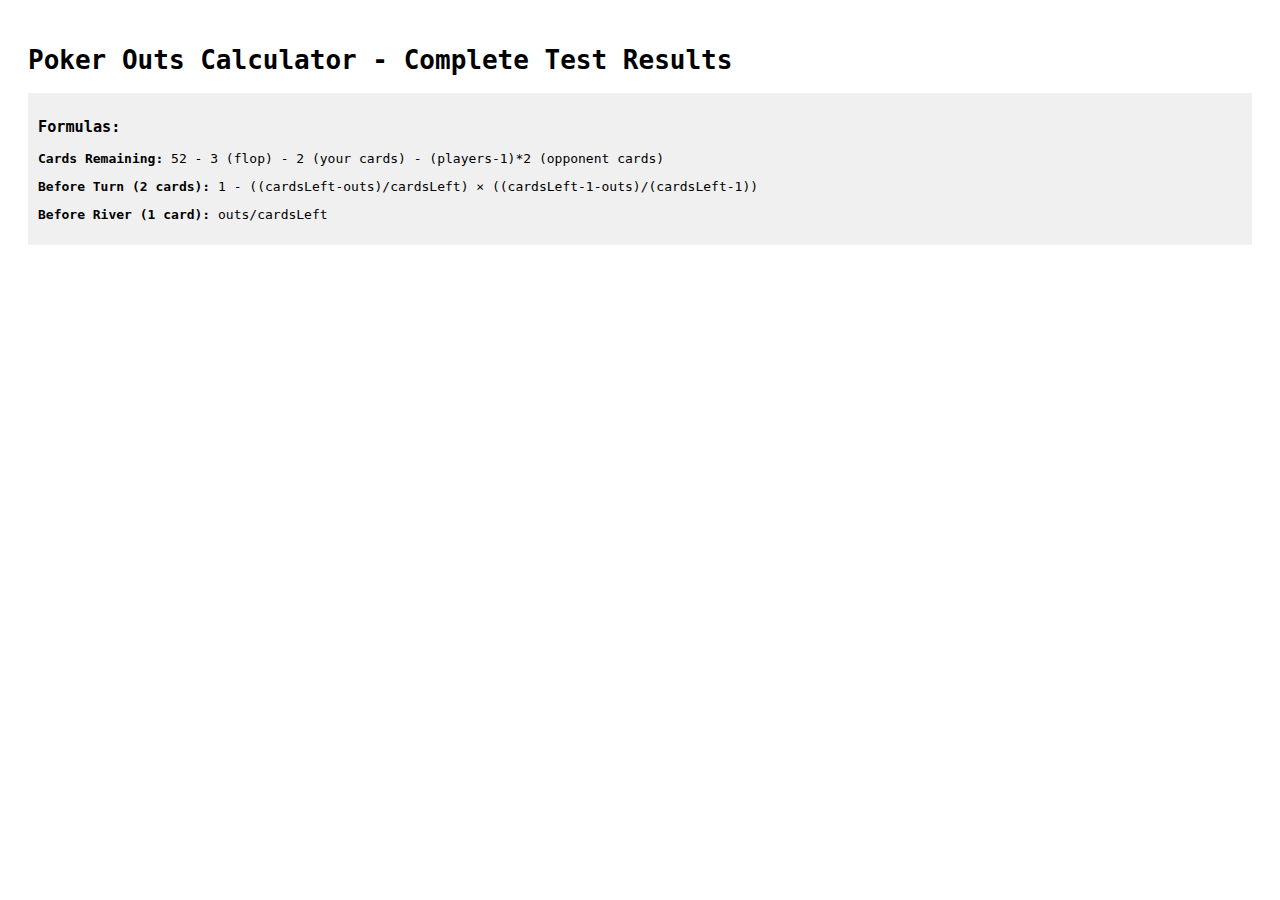
<file: test-calculations.html>
<!DOCTYPE html>
<html>
<head>
    <title>Test Calculations - All Players</title>
    <style>
        body { font-family: monospace; padding: 20px; }
        table { border-collapse: collapse; margin: 20px 0; }
        th, td { border: 1px solid #333; padding: 8px; text-align: right; }
        .match { background: #90EE90; }
        .close { background: #FFFFE0; }
        .mismatch { background: #FFB6C1; }
        .formula { font-family: monospace; background: #f0f0f0; padding: 10px; margin: 10px 0; }
    </style>
</head>
<body>
    <h1>Poker Outs Calculator - Complete Test Results</h1>
    
    <div class="formula">
        <h3>Formulas:</h3>
        <p><strong>Cards Remaining:</strong> 52 - 3 (flop) - 2 (your cards) - (players-1)*2 (opponent cards)</p>
        <p><strong>Before Turn (2 cards):</strong> 1 - ((cardsLeft-outs)/cardsLeft) × ((cardsLeft-1-outs)/(cardsLeft-1))</p>
        <p><strong>Before River (1 card):</strong> outs/cardsLeft</p>
    </div>
    
    <div id="results"></div>
    
    <script>
        // Copy the calculation function from app.js
        const calculateProbabilities = (players, outs) => {
            const cardsAfterFlop = 52 - 3 - 2 - ((players - 1) * 2);
            const cardsAfterTurn = cardsAfterFlop - 1;
            
            const missFirstCard = (cardsAfterFlop - outs) / cardsAfterFlop;
            const missSecondCard = (cardsAfterFlop - 1 - outs) / (cardsAfterFlop - 1);
            const beforeTurnProb = 1 - (missFirstCard * missSecondCard);
            
            const beforeRiverProb = outs / cardsAfterTurn;
            
            return {
                turn: beforeTurnProb * 100,
                river: beforeRiverProb * 100,
                cardsAfterFlop: cardsAfterFlop,
                cardsAfterTurn: cardsAfterTurn
            };
        };
        
        // Manual calculation to verify
        const manualCalc = (players, outs) => {
            const cardsAfterFlop = 52 - 3 - 2 - ((players - 1) * 2);
            const cardsAfterTurn = cardsAfterFlop - 1;
            
            // Show the exact calculation
            const miss1 = (cardsAfterFlop - outs) / cardsAfterFlop;
            const miss2 = (cardsAfterFlop - 1 - outs) / (cardsAfterFlop - 1);
            const turnProb = 1 - (miss1 * miss2);
            
            return {
                cardsAfterFlop,
                cardsAfterTurn,
                calculation: `1 - ((${cardsAfterFlop}-${outs})/${cardsAfterFlop}) × ((${cardsAfterFlop-1}-${outs})/${cardsAfterFlop-1})`,
                miss1: miss1.toFixed(4),
                miss2: miss2.toFixed(4),
                combined: (miss1 * miss2).toFixed(4),
                turnProb: (turnProb * 100).toFixed(1)
            };
        };
        
        // Expected values from spec.md
        const expected = {
            2: {
                cards: 45,
                turn: [4.4, 8.8, 13.0, 17.2, 21.2, 25.2, 29.0, 32.7, 36.4, 39.9],
                river: [2.3, 4.5, 6.8, 9.1, 11.4, 13.6, 15.9, 18.2, 20.5, 22.7]
            },
            3: {
                cards: 43,
                turn: [4.7, 9.2, 13.6, 17.9, 22.1, 26.2, 30.2, 34.1, 37.9, 41.5],
                river: [2.4, 4.8, 7.1, 9.5, 11.9, 14.3, 16.7, 19.0, 21.4, 23.8]
            },
            4: {
                cards: 41,
                turn: [4.9, 9.8, 14.6, 19.3, 23.8, 28.2, 32.4, 36.6, 40.6, 44.4],
                river: [2.5, 5.0, 7.5, 10.0, 12.5, 15.0, 17.5, 20.0, 22.5, 25.0]
            },
            5: {
                cards: 39,
                turn: [5.1, 10.3, 15.3, 20.1, 24.7, 29.1, 33.4, 37.5, 41.4, 45.1],
                river: [2.6, 5.3, 7.9, 10.5, 13.2, 15.8, 18.4, 21.1, 23.7, 26.3]
            },
            6: {
                cards: 37,
                turn: [5.4, 10.8, 16.0, 21.0, 25.8, 30.4, 34.8, 39.0, 43.0, 46.8],
                river: [2.8, 5.6, 8.3, 11.1, 13.9, 16.7, 19.4, 22.2, 25.0, 27.8]
            },
            7: {
                cards: 35,
                turn: [5.7, 11.3, 16.6, 21.8, 26.9, 31.8, 36.5, 41.0, 45.3, 49.4],
                river: [2.9, 5.9, 8.8, 11.8, 14.7, 17.6, 20.6, 23.5, 26.5, 29.4]
            },
            8: {
                cards: 33,
                turn: [6.1, 11.9, 17.6, 23.1, 28.4, 33.5, 38.4, 43.0, 47.4, 51.6],
                river: [3.1, 6.3, 9.4, 12.5, 15.6, 18.8, 21.9, 25.0, 28.1, 31.3]
            },
            9: {
                cards: 31,
                turn: [6.5, 12.6, 18.4, 24.0, 29.3, 34.4, 39.2, 43.8, 48.1, 52.2],
                river: [3.3, 6.7, 10.0, 13.3, 16.7, 20.0, 23.3, 26.7, 30.0, 33.3]
            }
        };
        
        let html = '<h2>Detailed Analysis for 9 Players</h2>';
        
        // First show detailed calc for 9 players, 3 outs
        const detail = manualCalc(9, 3);
        html += `<div class="formula">
            <h3>9 Players, 3 Outs - Manual Calculation:</h3>
            <p>Cards after flop: ${detail.cardsAfterFlop}</p>
            <p>Formula: ${detail.calculation}</p>
            <p>Miss first card: (${detail.cardsAfterFlop - 3})/${detail.cardsAfterFlop} = ${detail.miss1}</p>
            <p>Miss second card: (${detail.cardsAfterFlop - 1 - 3})/${detail.cardsAfterFlop - 1} = ${detail.miss2}</p>
            <p>Combined miss: ${detail.miss1} × ${detail.miss2} = ${detail.combined}</p>
            <p>Hit probability: 1 - ${detail.combined} = ${detail.turnProb}%</p>
            <p>Expected from spec: 18.4%</p>
        </div>`;
        
        // Now show all results
        for (let players = 2; players <= 9; players++) {
            html += `<h2>${players} Players</h2>`;
            html += '<table><tr><th>Outs</th><th>Turn Calc</th><th>Turn Spec</th><th>Diff</th><th>River Calc</th><th>River Spec</th><th>Diff</th></tr>';
            
            for (let outs = 1; outs <= 10; outs++) {
                const calc = calculateProbabilities(players, outs);
                const expTurn = expected[players].turn[outs - 1];
                const expRiver = expected[players].river[outs - 1];
                
                const turnDiff = (calc.turn - expTurn).toFixed(1);
                const riverDiff = (calc.river - expRiver).toFixed(1);
                
                const turnClass = Math.abs(turnDiff) < 0.1 ? 'match' : Math.abs(turnDiff) < 0.5 ? 'close' : 'mismatch';
                const riverClass = Math.abs(riverDiff) < 0.1 ? 'match' : Math.abs(riverDiff) < 0.5 ? 'close' : 'mismatch';
                
                html += `<tr>
                    <td>${outs}</td>
                    <td class="${turnClass}">${calc.turn.toFixed(1)}%</td>
                    <td>${expTurn}%</td>
                    <td>${turnDiff}</td>
                    <td class="${riverClass}">${calc.river.toFixed(1)}%</td>
                    <td>${expRiver}%</td>
                    <td>${riverDiff}</td>
                </tr>`;
            }
            
            html += '</table>';
            html += `<p>Cards: ${calc.cardsAfterFlop} after flop, ${calc.cardsAfterTurn} after turn</p>`;
        }
        
        document.getElementById('results').innerHTML = html;
    </script>
</body>
</html>
</file>
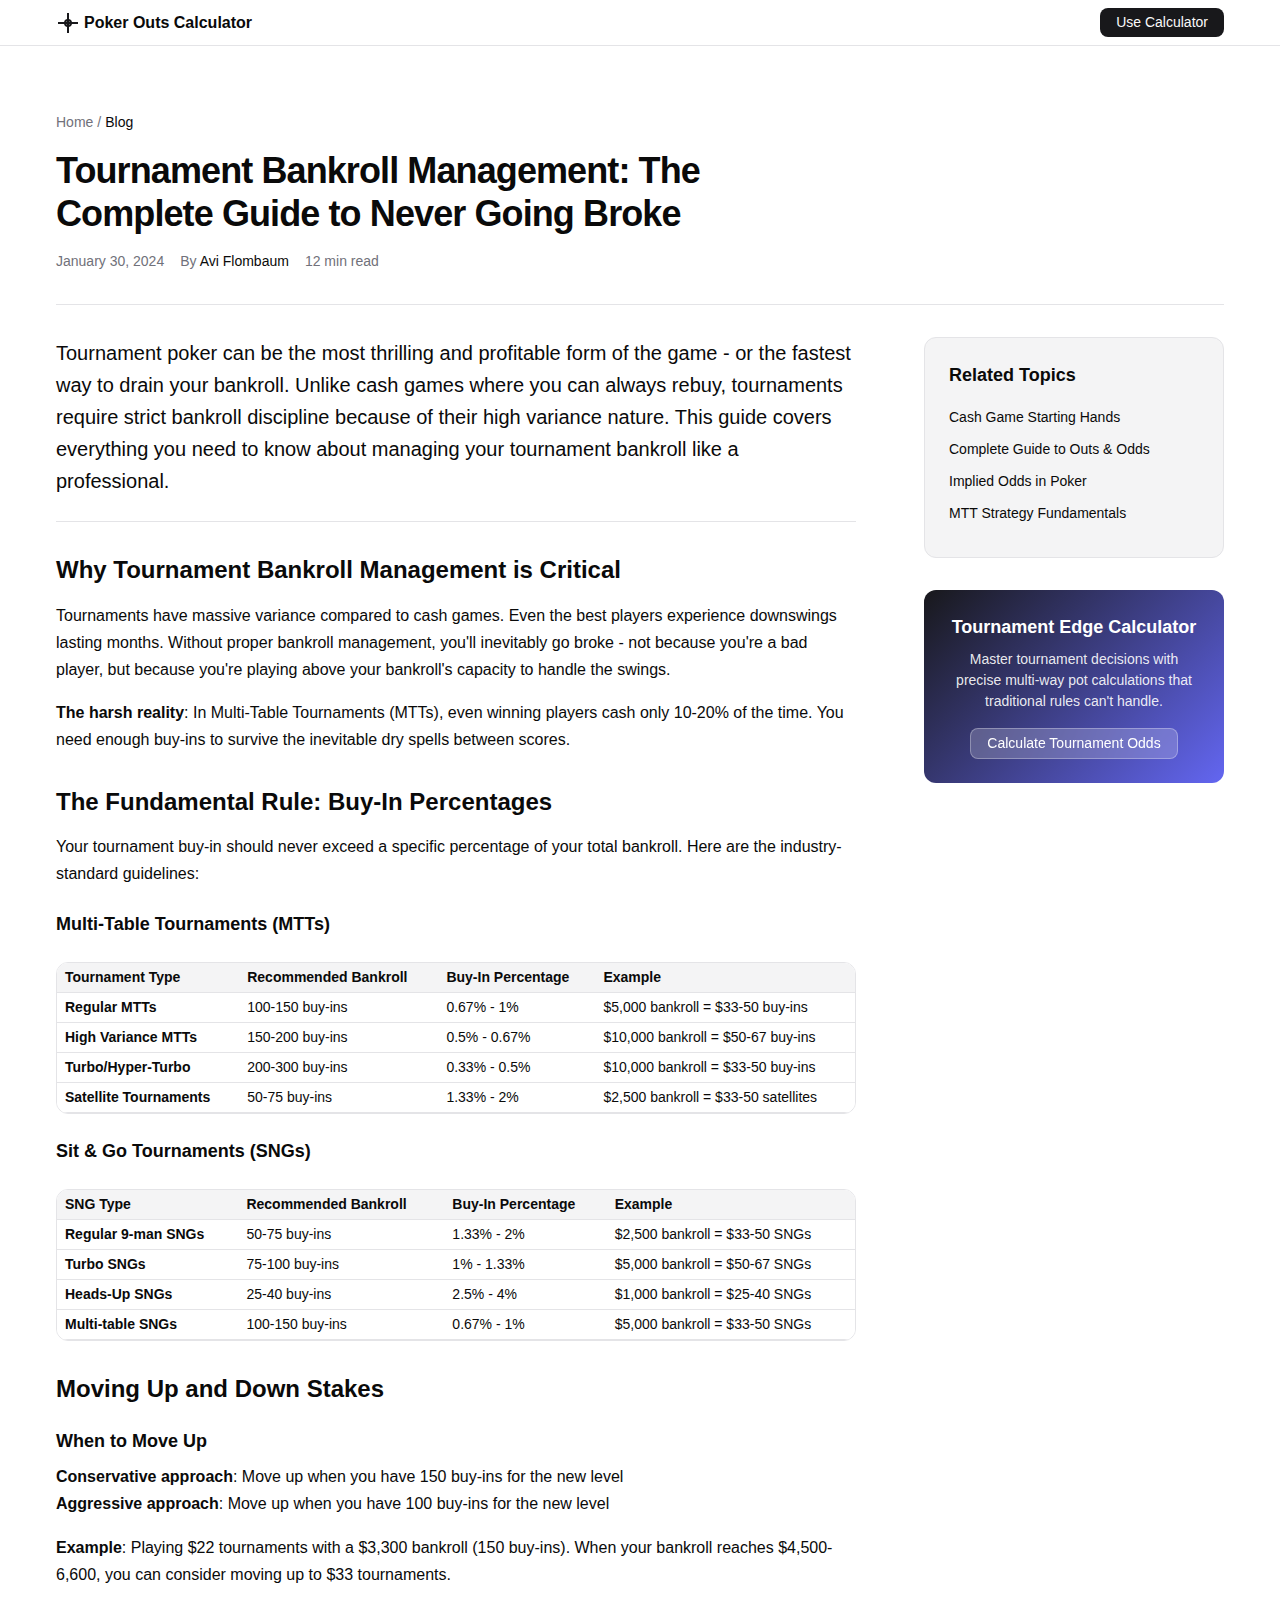
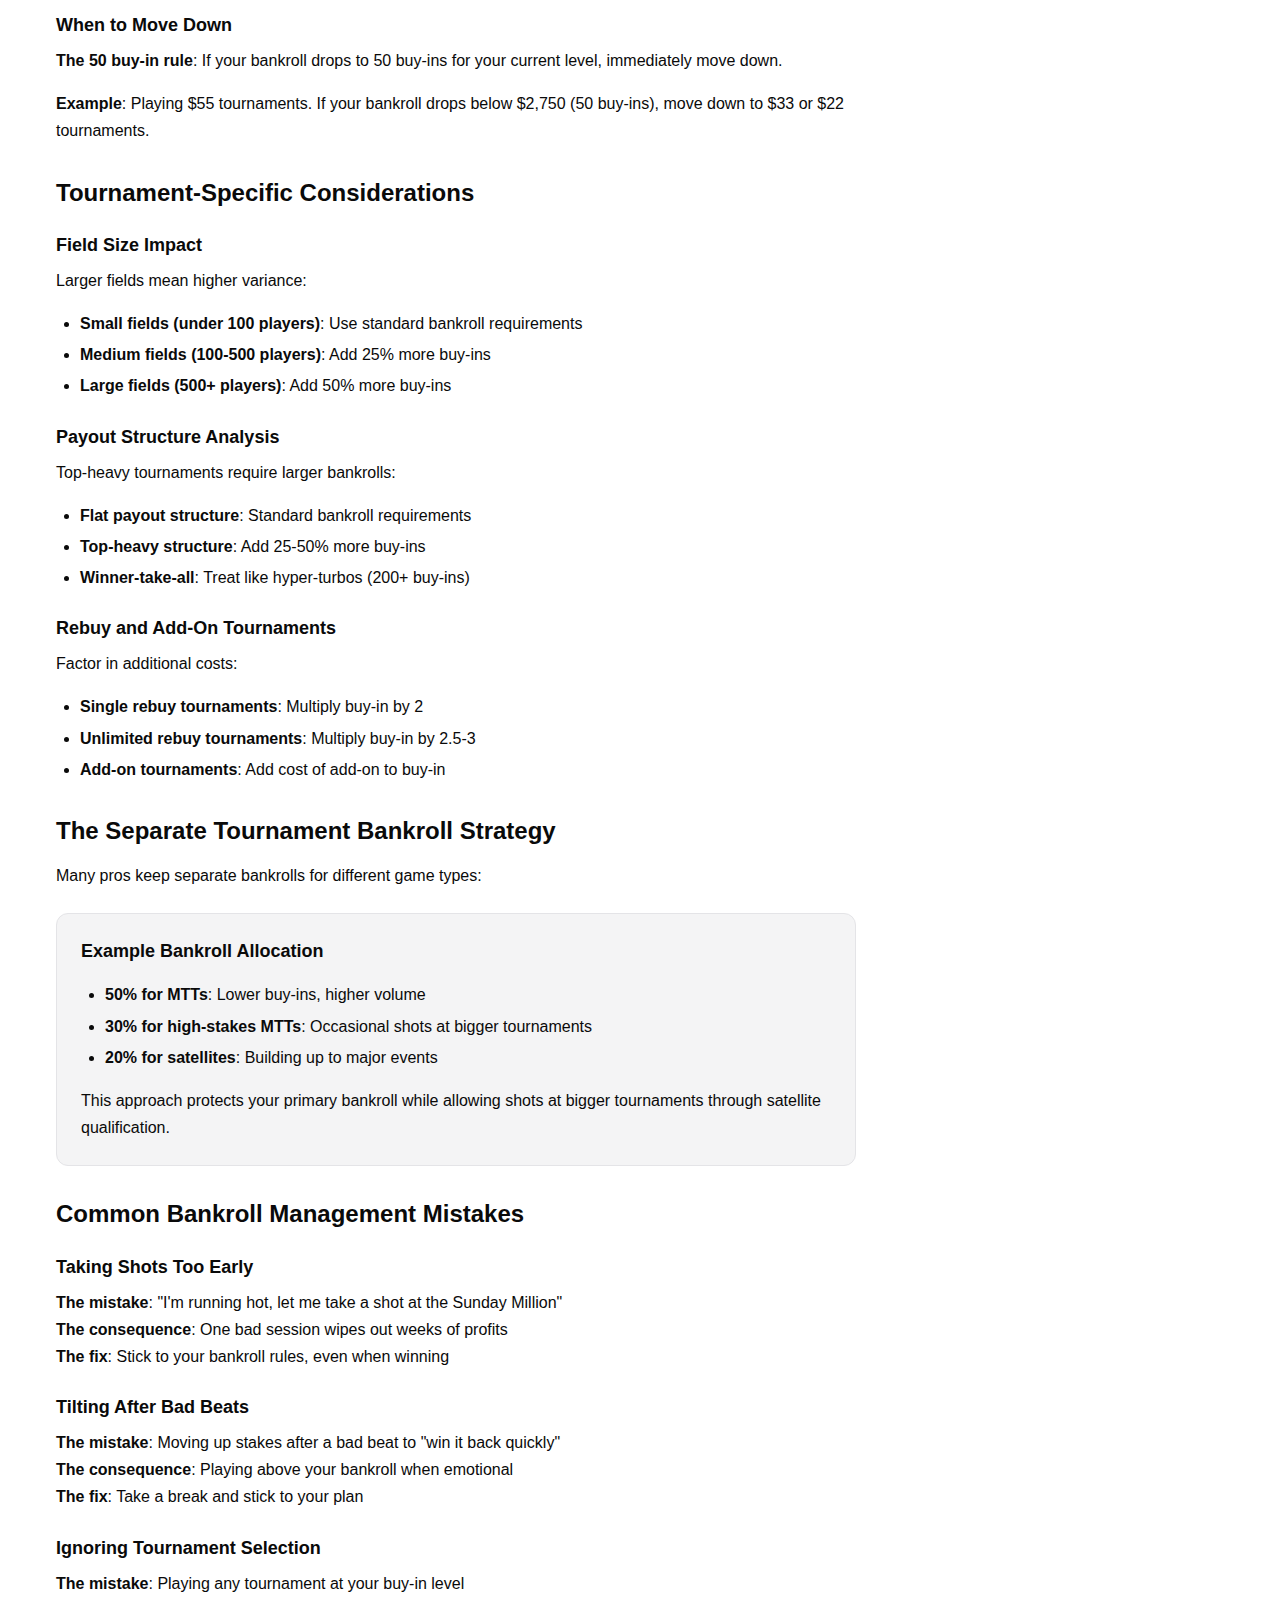
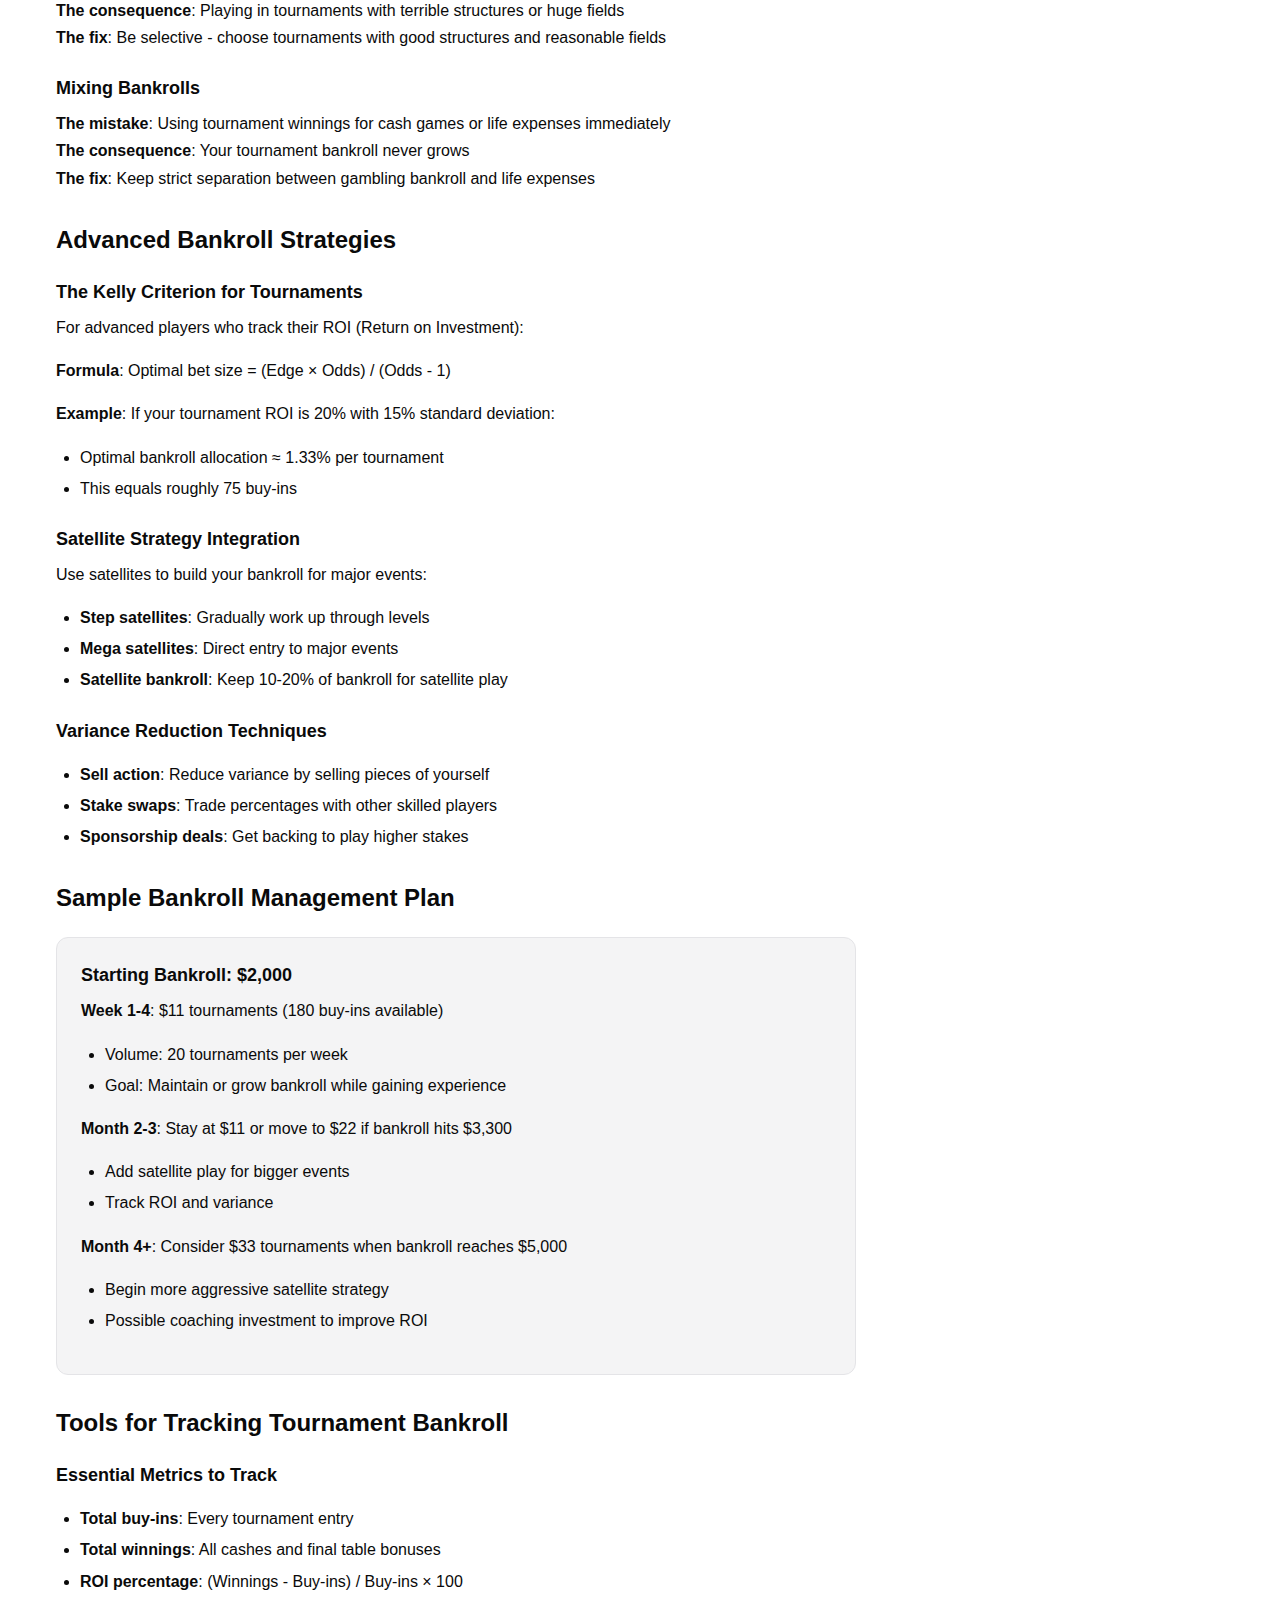
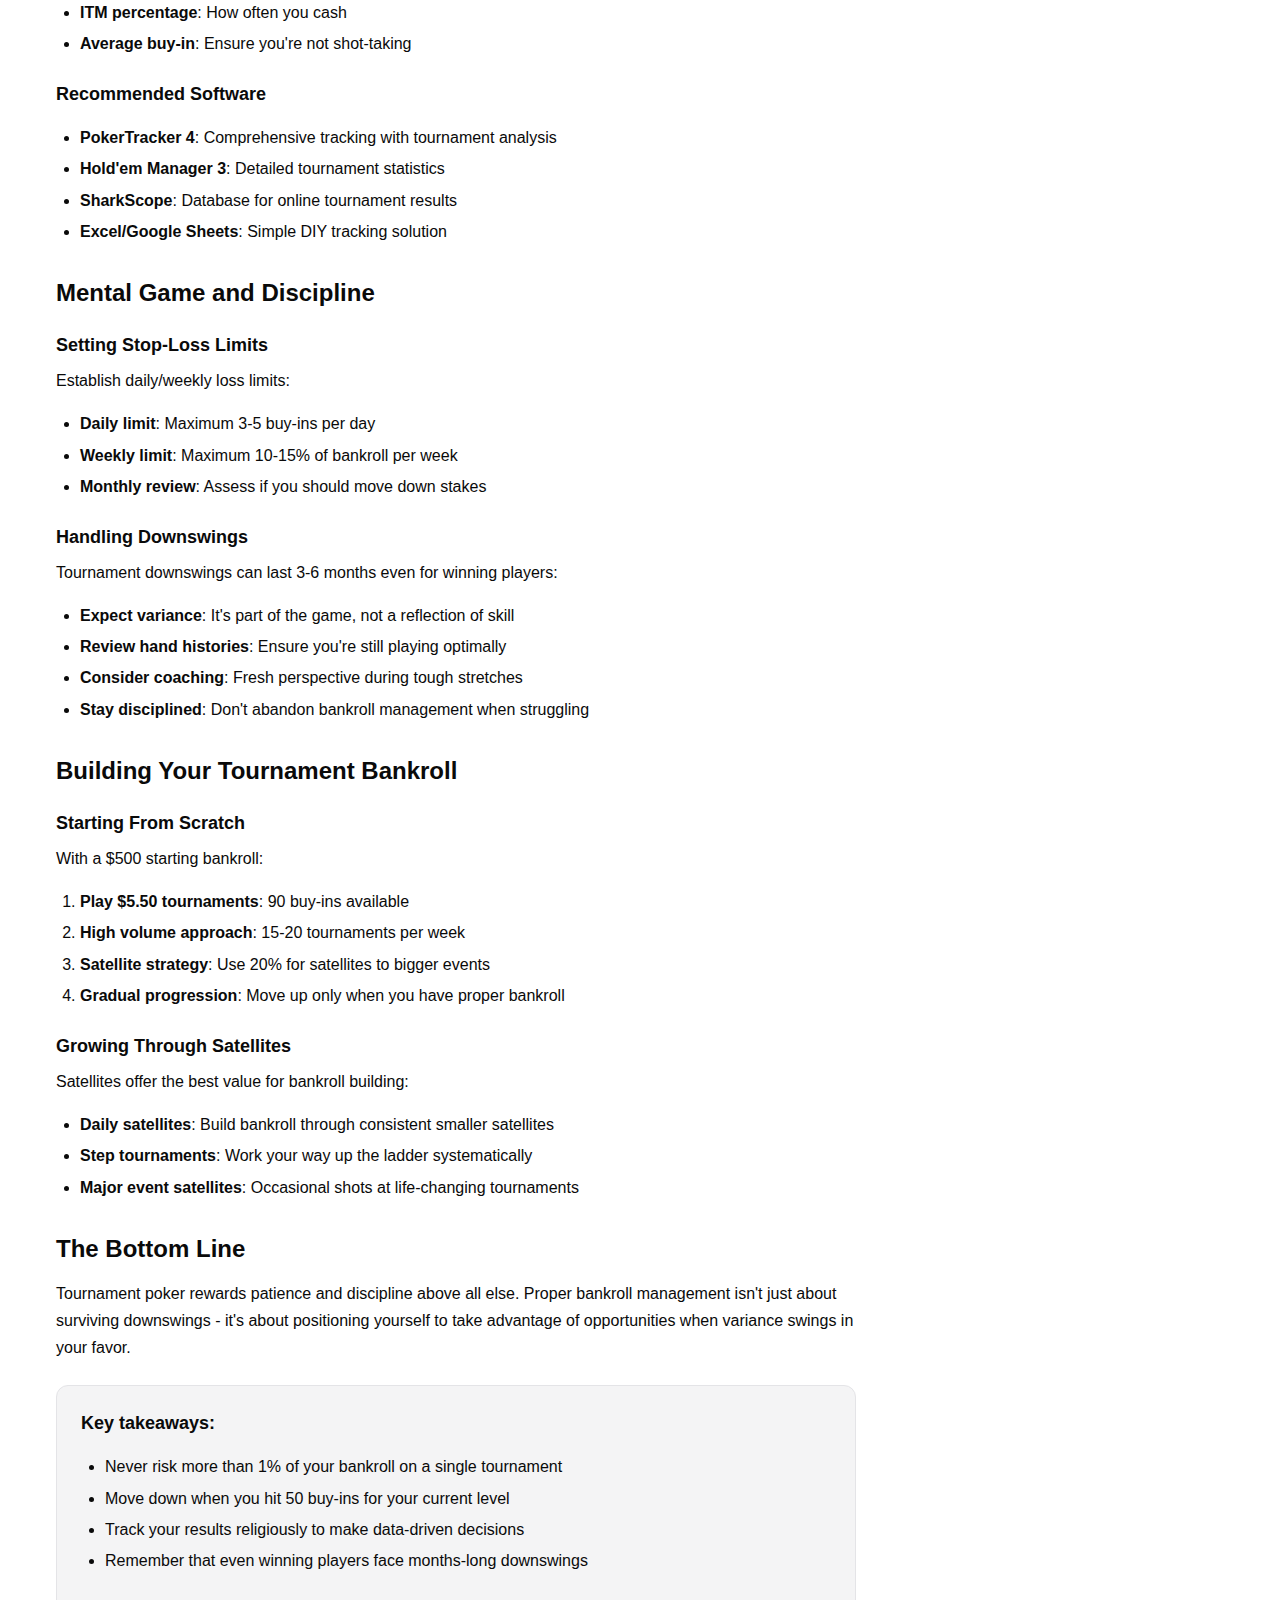
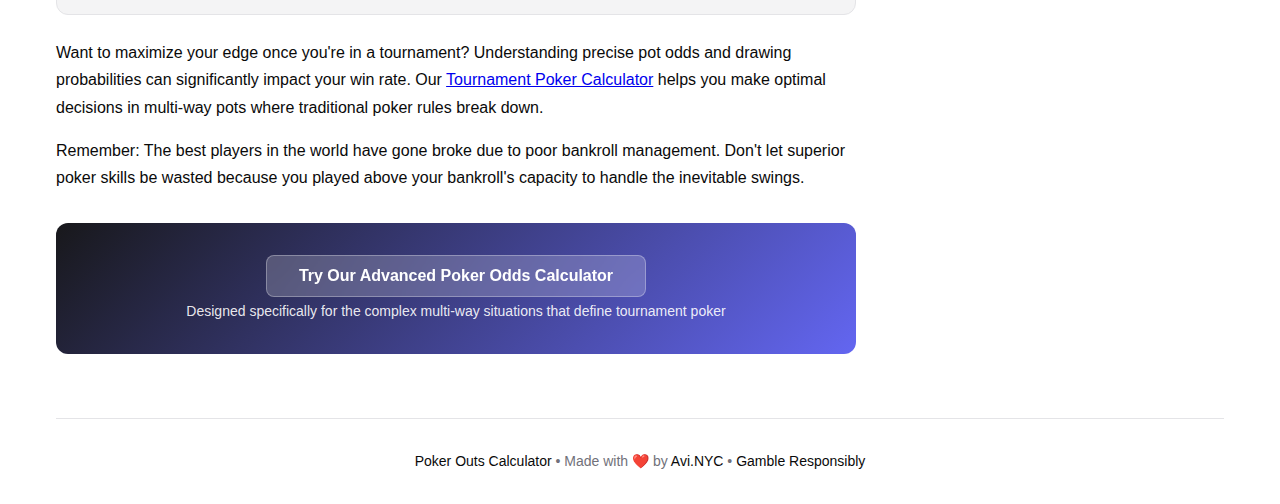
<file: tournament-bankroll-management.html>
<!doctype html>
<html lang="en">
  <head>
    <meta charset="UTF-8" />
    <meta name="viewport" content="width=device-width, initial-scale=1.0" />
    <meta
      name="description"
      content="Master tournament bankroll management with our complete guide. Learn proper buy-in percentages, when to move up stakes, and never go broke playing poker tournaments." />
    <meta
      name="keywords"
      content="tournament bankroll management, poker bankroll, tournament poker strategy, buy-in percentages, poker variance, MTT bankroll, SNG bankroll" />
    <meta
      property="og:title"
      content="Tournament Bankroll Management: The Complete Guide to Never Going Broke" />
    <meta
      property="og:description"
      content="Learn professional tournament bankroll management strategies. Master buy-in percentages, stake movements, and variance control for tournament poker success." />
    <meta
      property="og:type"
      content="article" />
    <meta
      property="og:url"
      content="https://pokerouts.app/tournament-bankroll-management.html" />
    <meta
      property="article:published_time"
      content="2024-01-30T10:00:00Z" />
    <meta
      property="article:author"
      content="Avi Flombaum" />
    <meta
      property="article:section"
      content="Poker Strategy" />
    <meta
      property="article:tag"
      content="bankroll management" />
    <meta
      property="article:tag"
      content="tournament poker" />
    <meta
      property="article:tag"
      content="poker variance" />
    <meta
      name="theme-color"
      content="#000000" />
    <title>Tournament Bankroll Management: Complete Guide to Never Going Broke | Poker Outs Calculator</title>
    <link rel="manifest" href="manifest.json" />
    <link rel="stylesheet" href="styles.css" />
    <link rel="stylesheet" href="blog.css" />
    <link rel="icon" type="image/png" href="icons/icon-192.png" />
    <link rel="apple-touch-icon" href="icons/icon-192.png" />
    <link rel="canonical" href="https://pokerouts.app/tournament-bankroll-management.html" />
  </head>
  <body>
    <div class="blog-nav">
      <div class="blog-nav__content">
        <a href="/" class="blog-nav__logo">
          <svg class="blog-nav__icon" width="24" height="24" viewBox="0 0 24 24" fill="none" stroke="currentColor" stroke-width="2">
            <path d="M12 2v20M2 12h20"></path>
            <circle cx="12" cy="12" r="3"></circle>
          </svg>
          Poker Outs Calculator
        </a>
        <a href="/" class="blog-nav__cta">Use Calculator</a>
      </div>
    </div>

    <div class="blog">
      <header class="blog__header">
        <div class="blog__header-content">
          <nav class="blog__breadcrumb">
            <a href="/" class="blog__breadcrumb-link">Home</a>
            <span class="blog__breadcrumb-separator">/</span>
            <span class="blog__breadcrumb-current">Blog</span>
          </nav>
          
          <h1 class="blog__title">Tournament Bankroll Management: The Complete Guide to Never Going Broke</h1>
          
          <div class="blog__meta">
            <time class="blog__date" datetime="2024-01-30">January 30, 2024</time>
            <span class="blog__author">By <a href="https://avi.nyc" rel="author">Avi Flombaum</a></span>
            <span class="blog__reading-time">12 min read</span>
          </div>
        </div>
      </header>

      <main class="blog__content">
        <article class="blog__article">
          <div class="blog__intro">
            <p class="blog__lead">
              Tournament poker can be the most thrilling and profitable form of the game - or the fastest way to drain your bankroll. Unlike cash games where you can always rebuy, tournaments require strict bankroll discipline because of their high variance nature. This guide covers everything you need to know about managing your tournament bankroll like a professional.
            </p>
          </div>

          <section class="blog__section">
            <h2 class="blog__heading">Why Tournament Bankroll Management is Critical</h2>
            <p class="blog__text">
              Tournaments have massive variance compared to cash games. Even the best players experience downswings lasting months. Without proper bankroll management, you'll inevitably go broke - not because you're a bad player, but because you're playing above your bankroll's capacity to handle the swings.
            </p>
            <p class="blog__text">
              <strong>The harsh reality</strong>: In Multi-Table Tournaments (MTTs), even winning players cash only 10-20% of the time. You need enough buy-ins to survive the inevitable dry spells between scores.
            </p>
          </section>

          <section class="blog__section">
            <h2 class="blog__heading">The Fundamental Rule: Buy-In Percentages</h2>
            <p class="blog__text">
              Your tournament buy-in should never exceed a specific percentage of your total bankroll. Here are the industry-standard guidelines:
            </p>
            
            <h3 class="blog__subheading">Multi-Table Tournaments (MTTs)</h3>
            
            <div class="blog__table-container">
              <table class="blog__table">
                <thead>
                  <tr>
                    <th>Tournament Type</th>
                    <th>Recommended Bankroll</th>
                    <th>Buy-In Percentage</th>
                    <th>Example</th>
                  </tr>
                </thead>
                <tbody>
                  <tr>
                    <td><strong>Regular MTTs</strong></td>
                    <td>100-150 buy-ins</td>
                    <td>0.67% - 1%</td>
                    <td>$5,000 bankroll = $33-50 buy-ins</td>
                  </tr>
                  <tr>
                    <td><strong>High Variance MTTs</strong></td>
                    <td>150-200 buy-ins</td>
                    <td>0.5% - 0.67%</td>
                    <td>$10,000 bankroll = $50-67 buy-ins</td>
                  </tr>
                  <tr>
                    <td><strong>Turbo/Hyper-Turbo</strong></td>
                    <td>200-300 buy-ins</td>
                    <td>0.33% - 0.5%</td>
                    <td>$10,000 bankroll = $33-50 buy-ins</td>
                  </tr>
                  <tr>
                    <td><strong>Satellite Tournaments</strong></td>
                    <td>50-75 buy-ins</td>
                    <td>1.33% - 2%</td>
                    <td>$2,500 bankroll = $33-50 satellites</td>
                  </tr>
                </tbody>
              </table>
            </div>

            <h3 class="blog__subheading">Sit & Go Tournaments (SNGs)</h3>
            
            <div class="blog__table-container">
              <table class="blog__table">
                <thead>
                  <tr>
                    <th>SNG Type</th>
                    <th>Recommended Bankroll</th>
                    <th>Buy-In Percentage</th>
                    <th>Example</th>
                  </tr>
                </thead>
                <tbody>
                  <tr>
                    <td><strong>Regular 9-man SNGs</strong></td>
                    <td>50-75 buy-ins</td>
                    <td>1.33% - 2%</td>
                    <td>$2,500 bankroll = $33-50 SNGs</td>
                  </tr>
                  <tr>
                    <td><strong>Turbo SNGs</strong></td>
                    <td>75-100 buy-ins</td>
                    <td>1% - 1.33%</td>
                    <td>$5,000 bankroll = $50-67 SNGs</td>
                  </tr>
                  <tr>
                    <td><strong>Heads-Up SNGs</strong></td>
                    <td>25-40 buy-ins</td>
                    <td>2.5% - 4%</td>
                    <td>$1,000 bankroll = $25-40 SNGs</td>
                  </tr>
                  <tr>
                    <td><strong>Multi-table SNGs</strong></td>
                    <td>100-150 buy-ins</td>
                    <td>0.67% - 1%</td>
                    <td>$5,000 bankroll = $33-50 SNGs</td>
                  </tr>
                </tbody>
              </table>
            </div>
          </section>

          <section class="blog__section">
            <h2 class="blog__heading">Moving Up and Down Stakes</h2>
            
            <h3 class="blog__subheading">When to Move Up</h3>
            <p class="blog__text">
              <strong>Conservative approach</strong>: Move up when you have 150 buy-ins for the new level<br>
              <strong>Aggressive approach</strong>: Move up when you have 100 buy-ins for the new level
            </p>
            <p class="blog__text">
              <strong>Example</strong>: Playing $22 tournaments with a $3,300 bankroll (150 buy-ins). When your bankroll reaches $4,500-6,600, you can consider moving up to $33 tournaments.
            </p>

            <h3 class="blog__subheading">When to Move Down</h3>
            <p class="blog__text">
              <strong>The 50 buy-in rule</strong>: If your bankroll drops to 50 buy-ins for your current level, immediately move down.
            </p>
            <p class="blog__text">
              <strong>Example</strong>: Playing $55 tournaments. If your bankroll drops below $2,750 (50 buy-ins), move down to $33 or $22 tournaments.
            </p>
          </section>

          <section class="blog__section">
            <h2 class="blog__heading">Tournament-Specific Considerations</h2>
            
            <h3 class="blog__subheading">Field Size Impact</h3>
            <p class="blog__text">Larger fields mean higher variance:</p>
            <ul class="blog__list">
              <li><strong>Small fields (under 100 players)</strong>: Use standard bankroll requirements</li>
              <li><strong>Medium fields (100-500 players)</strong>: Add 25% more buy-ins</li>
              <li><strong>Large fields (500+ players)</strong>: Add 50% more buy-ins</li>
            </ul>

            <h3 class="blog__subheading">Payout Structure Analysis</h3>
            <p class="blog__text">Top-heavy tournaments require larger bankrolls:</p>
            <ul class="blog__list">
              <li><strong>Flat payout structure</strong>: Standard bankroll requirements</li>
              <li><strong>Top-heavy structure</strong>: Add 25-50% more buy-ins</li>
              <li><strong>Winner-take-all</strong>: Treat like hyper-turbos (200+ buy-ins)</li>
            </ul>

            <h3 class="blog__subheading">Rebuy and Add-On Tournaments</h3>
            <p class="blog__text">Factor in additional costs:</p>
            <ul class="blog__list">
              <li><strong>Single rebuy tournaments</strong>: Multiply buy-in by 2</li>
              <li><strong>Unlimited rebuy tournaments</strong>: Multiply buy-in by 2.5-3</li>
              <li><strong>Add-on tournaments</strong>: Add cost of add-on to buy-in</li>
            </ul>
          </section>

          <section class="blog__section">
            <h2 class="blog__heading">The Separate Tournament Bankroll Strategy</h2>
            <p class="blog__text">
              Many pros keep separate bankrolls for different game types:
            </p>
            
            <div class="blog__example">
              <h3 class="blog__example-title">Example Bankroll Allocation</h3>
              <ul class="blog__list">
                <li><strong>50% for MTTs</strong>: Lower buy-ins, higher volume</li>
                <li><strong>30% for high-stakes MTTs</strong>: Occasional shots at bigger tournaments</li>
                <li><strong>20% for satellites</strong>: Building up to major events</li>
              </ul>
              <p class="blog__text">
                This approach protects your primary bankroll while allowing shots at bigger tournaments through satellite qualification.
              </p>
            </div>
          </section>

          <section class="blog__section">
            <h2 class="blog__heading">Common Bankroll Management Mistakes</h2>
            
            <h3 class="blog__subheading">Taking Shots Too Early</h3>
            <p class="blog__text">
              <strong>The mistake</strong>: "I'm running hot, let me take a shot at the Sunday Million"<br>
              <strong>The consequence</strong>: One bad session wipes out weeks of profits<br>
              <strong>The fix</strong>: Stick to your bankroll rules, even when winning
            </p>

            <h3 class="blog__subheading">Tilting After Bad Beats</h3>
            <p class="blog__text">
              <strong>The mistake</strong>: Moving up stakes after a bad beat to "win it back quickly"<br>
              <strong>The consequence</strong>: Playing above your bankroll when emotional<br>
              <strong>The fix</strong>: Take a break and stick to your plan
            </p>

            <h3 class="blog__subheading">Ignoring Tournament Selection</h3>
            <p class="blog__text">
              <strong>The mistake</strong>: Playing any tournament at your buy-in level<br>
              <strong>The consequence</strong>: Playing in tournaments with terrible structures or huge fields<br>
              <strong>The fix</strong>: Be selective - choose tournaments with good structures and reasonable fields
            </p>

            <h3 class="blog__subheading">Mixing Bankrolls</h3>
            <p class="blog__text">
              <strong>The mistake</strong>: Using tournament winnings for cash games or life expenses immediately<br>
              <strong>The consequence</strong>: Your tournament bankroll never grows<br>
              <strong>The fix</strong>: Keep strict separation between gambling bankroll and life expenses
            </p>
          </section>

          <section class="blog__section">
            <h2 class="blog__heading">Advanced Bankroll Strategies</h2>
            
            <h3 class="blog__subheading">The Kelly Criterion for Tournaments</h3>
            <p class="blog__text">
              For advanced players who track their ROI (Return on Investment):
            </p>
            <p class="blog__text">
              <strong>Formula</strong>: Optimal bet size = (Edge × Odds) / (Odds - 1)
            </p>
            <p class="blog__text">
              <strong>Example</strong>: If your tournament ROI is 20% with 15% standard deviation:
            </p>
            <ul class="blog__list">
              <li>Optimal bankroll allocation ≈ 1.33% per tournament</li>
              <li>This equals roughly 75 buy-ins</li>
            </ul>

            <h3 class="blog__subheading">Satellite Strategy Integration</h3>
            <p class="blog__text">Use satellites to build your bankroll for major events:</p>
            <ul class="blog__list">
              <li><strong>Step satellites</strong>: Gradually work up through levels</li>
              <li><strong>Mega satellites</strong>: Direct entry to major events</li>
              <li><strong>Satellite bankroll</strong>: Keep 10-20% of bankroll for satellite play</li>
            </ul>

            <h3 class="blog__subheading">Variance Reduction Techniques</h3>
            <ul class="blog__list">
              <li><strong>Sell action</strong>: Reduce variance by selling pieces of yourself</li>
              <li><strong>Stake swaps</strong>: Trade percentages with other skilled players</li>
              <li><strong>Sponsorship deals</strong>: Get backing to play higher stakes</li>
            </ul>
          </section>

          <section class="blog__section">
            <h2 class="blog__heading">Sample Bankroll Management Plan</h2>
            
            <div class="blog__example">
              <h3 class="blog__example-title">Starting Bankroll: $2,000</h3>
              
              <p class="blog__text">
                <strong>Week 1-4</strong>: $11 tournaments (180 buy-ins available)
              </p>
              <ul class="blog__list">
                <li>Volume: 20 tournaments per week</li>
                <li>Goal: Maintain or grow bankroll while gaining experience</li>
              </ul>
              
              <p class="blog__text">
                <strong>Month 2-3</strong>: Stay at $11 or move to $22 if bankroll hits $3,300
              </p>
              <ul class="blog__list">
                <li>Add satellite play for bigger events</li>
                <li>Track ROI and variance</li>
              </ul>
              
              <p class="blog__text">
                <strong>Month 4+</strong>: Consider $33 tournaments when bankroll reaches $5,000
              </p>
              <ul class="blog__list">
                <li>Begin more aggressive satellite strategy</li>
                <li>Possible coaching investment to improve ROI</li>
              </ul>
            </div>
          </section>

          <section class="blog__section">
            <h2 class="blog__heading">Tools for Tracking Tournament Bankroll</h2>
            
            <h3 class="blog__subheading">Essential Metrics to Track</h3>
            <ul class="blog__list">
              <li><strong>Total buy-ins</strong>: Every tournament entry</li>
              <li><strong>Total winnings</strong>: All cashes and final table bonuses</li>
              <li><strong>ROI percentage</strong>: (Winnings - Buy-ins) / Buy-ins × 100</li>
              <li><strong>ITM percentage</strong>: How often you cash</li>
              <li><strong>Average buy-in</strong>: Ensure you're not shot-taking</li>
            </ul>

            <h3 class="blog__subheading">Recommended Software</h3>
            <ul class="blog__list">
              <li><strong>PokerTracker 4</strong>: Comprehensive tracking with tournament analysis</li>
              <li><strong>Hold'em Manager 3</strong>: Detailed tournament statistics</li>
              <li><strong>SharkScope</strong>: Database for online tournament results</li>
              <li><strong>Excel/Google Sheets</strong>: Simple DIY tracking solution</li>
            </ul>
          </section>

          <section class="blog__section">
            <h2 class="blog__heading">Mental Game and Discipline</h2>
            
            <h3 class="blog__subheading">Setting Stop-Loss Limits</h3>
            <p class="blog__text">Establish daily/weekly loss limits:</p>
            <ul class="blog__list">
              <li><strong>Daily limit</strong>: Maximum 3-5 buy-ins per day</li>
              <li><strong>Weekly limit</strong>: Maximum 10-15% of bankroll per week</li>
              <li><strong>Monthly review</strong>: Assess if you should move down stakes</li>
            </ul>

            <h3 class="blog__subheading">Handling Downswings</h3>
            <p class="blog__text">
              Tournament downswings can last 3-6 months even for winning players:
            </p>
            <ul class="blog__list">
              <li><strong>Expect variance</strong>: It's part of the game, not a reflection of skill</li>
              <li><strong>Review hand histories</strong>: Ensure you're still playing optimally</li>
              <li><strong>Consider coaching</strong>: Fresh perspective during tough stretches</li>
              <li><strong>Stay disciplined</strong>: Don't abandon bankroll management when struggling</li>
            </ul>
          </section>

          <section class="blog__section">
            <h2 class="blog__heading">Building Your Tournament Bankroll</h2>
            
            <h3 class="blog__subheading">Starting From Scratch</h3>
            <p class="blog__text">With a $500 starting bankroll:</p>
            <ol class="blog__list">
              <li><strong>Play $5.50 tournaments</strong>: 90 buy-ins available</li>
              <li><strong>High volume approach</strong>: 15-20 tournaments per week</li>
              <li><strong>Satellite strategy</strong>: Use 20% for satellites to bigger events</li>
              <li><strong>Gradual progression</strong>: Move up only when you have proper bankroll</li>
            </ol>

            <h3 class="blog__subheading">Growing Through Satellites</h3>
            <p class="blog__text">Satellites offer the best value for bankroll building:</p>
            <ul class="blog__list">
              <li><strong>Daily satellites</strong>: Build bankroll through consistent smaller satellites</li>
              <li><strong>Step tournaments</strong>: Work your way up the ladder systematically</li>
              <li><strong>Major event satellites</strong>: Occasional shots at life-changing tournaments</li>
            </ul>
          </section>

          <section class="blog__section">
            <h2 class="blog__heading">The Bottom Line</h2>
            <p class="blog__text">
              Tournament poker rewards patience and discipline above all else. Proper bankroll management isn't just about surviving downswings - it's about positioning yourself to take advantage of opportunities when variance swings in your favor.
            </p>
            
            <div class="blog__example">
              <h3 class="blog__example-title">Key takeaways:</h3>
              <ul class="blog__list">
                <li>Never risk more than 1% of your bankroll on a single tournament</li>
                <li>Move down when you hit 50 buy-ins for your current level</li>
                <li>Track your results religiously to make data-driven decisions</li>
                <li>Remember that even winning players face months-long downswings</li>
              </ul>
            </div>

            <p class="blog__text">
              Want to maximize your edge once you're in a tournament? Understanding precise pot odds and drawing probabilities can significantly impact your win rate. Our <a href="/">Tournament Poker Calculator</a> helps you make optimal decisions in multi-way pots where traditional poker rules break down.
            </p>
            <p class="blog__text">
              Remember: The best players in the world have gone broke due to poor bankroll management. Don't let superior poker skills be wasted because you played above your bankroll's capacity to handle the inevitable swings.
            </p>
            
            <div class="blog__cta">
              <a href="/" class="blog__cta-button">Try Our Advanced Poker Odds Calculator</a>
              <p class="blog__cta-text">Designed specifically for the complex multi-way situations that define tournament poker</p>
            </div>
          </section>
        </article>

        <aside class="blog__sidebar">
          <div class="blog__related">
            <h3 class="blog__related-title">Related Topics</h3>
            <ul class="blog__related-list">
              <li><a href="cash-game-starting-hands.html" class="blog__related-link">Cash Game Starting Hands</a></li>
              <li><a href="complete-guide-poker-outs-odds.html" class="blog__related-link">Complete Guide to Outs & Odds</a></li>
              <li><a href="implied-odds-guide.html" class="blog__related-link">Implied Odds in Poker</a></li>
              <li><a href="#" class="blog__related-link">MTT Strategy Fundamentals</a></li>
            </ul>
          </div>

          <div class="blog__calculator-promo">
            <h3 class="blog__promo-title">Tournament Edge Calculator</h3>
            <p class="blog__promo-text">
              Master tournament decisions with precise multi-way pot calculations that traditional rules can't handle.
            </p>
            <a href="/" class="blog__promo-button">Calculate Tournament Odds</a>
          </div>
        </aside>
      </main>

      <footer class="blog__footer">
        <div class="blog__footer-content">
          <p class="blog__footer-text">
            <a href="/">Poker Outs Calculator</a> • 
            Made with ❤️ by <a href="https://avi.nyc">Avi.NYC</a> • 
            <a href="https://www.ncpgambling.org/help-treatment/">Gamble Responsibly</a>
          </p>
        </div>
      </footer>
    </div>

    <script type="application/ld+json">
      {
        "@context": "https://schema.org",
        "@type": "BlogPosting",
        "headline": "Tournament Bankroll Management: The Complete Guide to Never Going Broke",
        "description": "Master tournament bankroll management with our complete guide. Learn proper buy-in percentages, when to move up stakes, and never go broke playing poker tournaments.",
        "image": "https://pokerouts.app/blog-tournament-bankroll.png",
        "author": {
          "@type": "Person",
          "name": "Avi Flombaum",
          "url": "https://avi.nyc"
        },
        "publisher": {
          "@type": "Organization",
          "name": "Poker Outs Calculator",
          "logo": {
            "@type": "ImageObject",
            "url": "https://pokerouts.app/icons/icon-192.png"
          }
        },
        "datePublished": "2024-01-30T10:00:00Z",
        "dateModified": "2024-01-30T10:00:00Z",
        "mainEntityOfPage": {
          "@type": "WebPage",
          "@id": "https://pokerouts.app/tournament-bankroll-management.html"
        },
        "articleSection": "Poker Strategy",
        "keywords": "tournament bankroll management, poker bankroll, tournament poker strategy, buy-in percentages",
        "wordCount": "2500"
      }
    </script>

    <script type="application/ld+json">
      {
        "@context": "https://schema.org",
        "@type": "BreadcrumbList",
        "itemListElement": [
          {
            "@type": "ListItem",
            "position": 1,
            "name": "Home",
            "item": "https://pokerouts.app/"
          },
          {
            "@type": "ListItem",
            "position": 2,
            "name": "Tournament Bankroll Management",
            "item": "https://pokerouts.app/tournament-bankroll-management.html"
          }
        ]
      }
    </script>

    <script type="application/ld+json">
      {
        "@context": "https://schema.org",
        "@type": "FAQPage",
        "mainEntity": [
          {
            "@type": "Question",
            "name": "How many buy-ins should I have for tournament poker?",
            "acceptedAnswer": {
              "@type": "Answer",
              "text": "For regular MTTs, you should have 100-150 buy-ins. High variance tournaments require 150-200 buy-ins, while turbo tournaments need 200-300 buy-ins due to increased variance."
            }
          },
          {
            "@type": "Question",
            "name": "When should I move up in tournament stakes?",
            "acceptedAnswer": {
              "@type": "Answer",
              "text": "Move up conservatively when you have 150 buy-ins for the new level, or aggressively with 100 buy-ins. Always move down if your bankroll drops to 50 buy-ins for your current level."
            }
          },
          {
            "@type": "Question",
            "name": "What percentage of my bankroll should I risk per tournament?",
            "acceptedAnswer": {
              "@type": "Answer",
              "text": "Never risk more than 1% of your total bankroll on a single tournament. For high variance tournaments, limit this to 0.5% or less."
            }
          },
          {
            "@type": "Question",
            "name": "How do I handle tournament downswings?",
            "acceptedAnswer": {
              "@type": "Answer",
              "text": "Tournament downswings can last 3-6 months for even winning players. Stay disciplined with bankroll management, review your play, and don't abandon your strategy during tough stretches."
            }
          }
        ]
      }
    </script>
  </body>
</html>
</file>
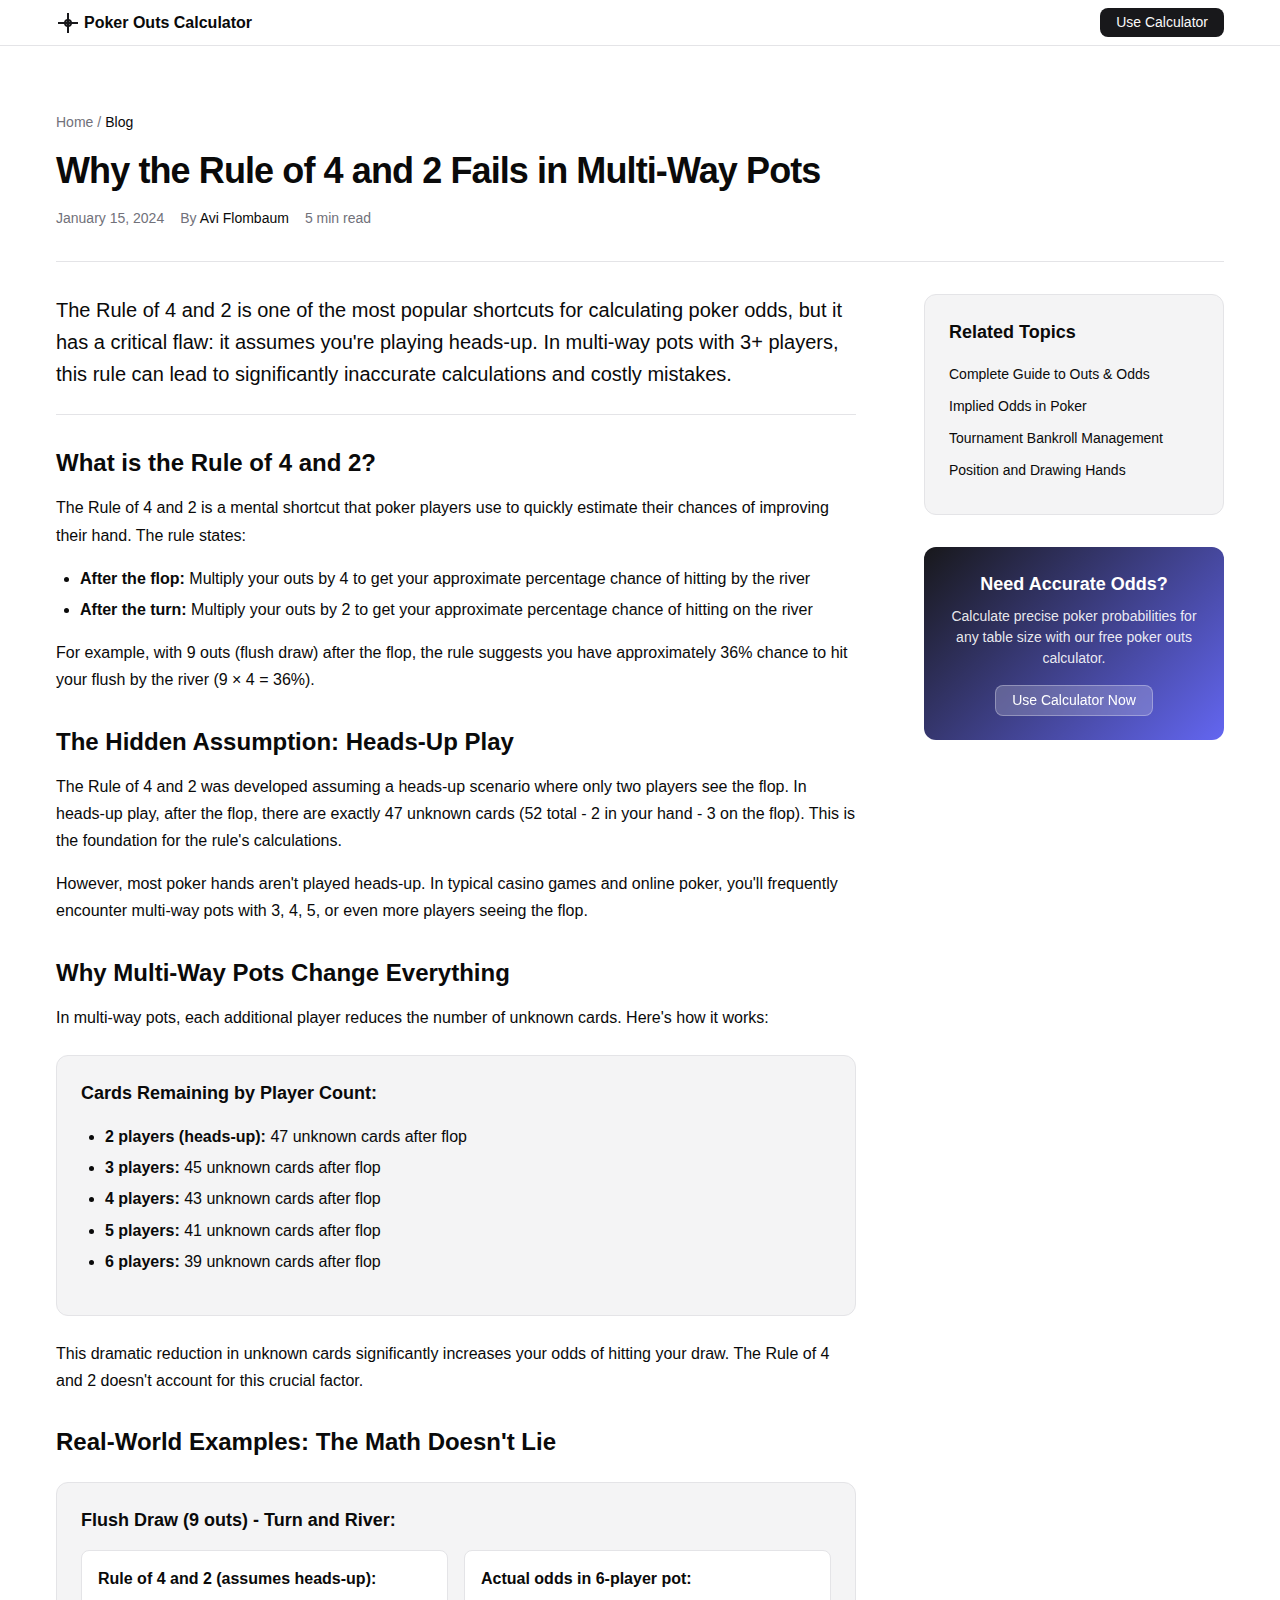
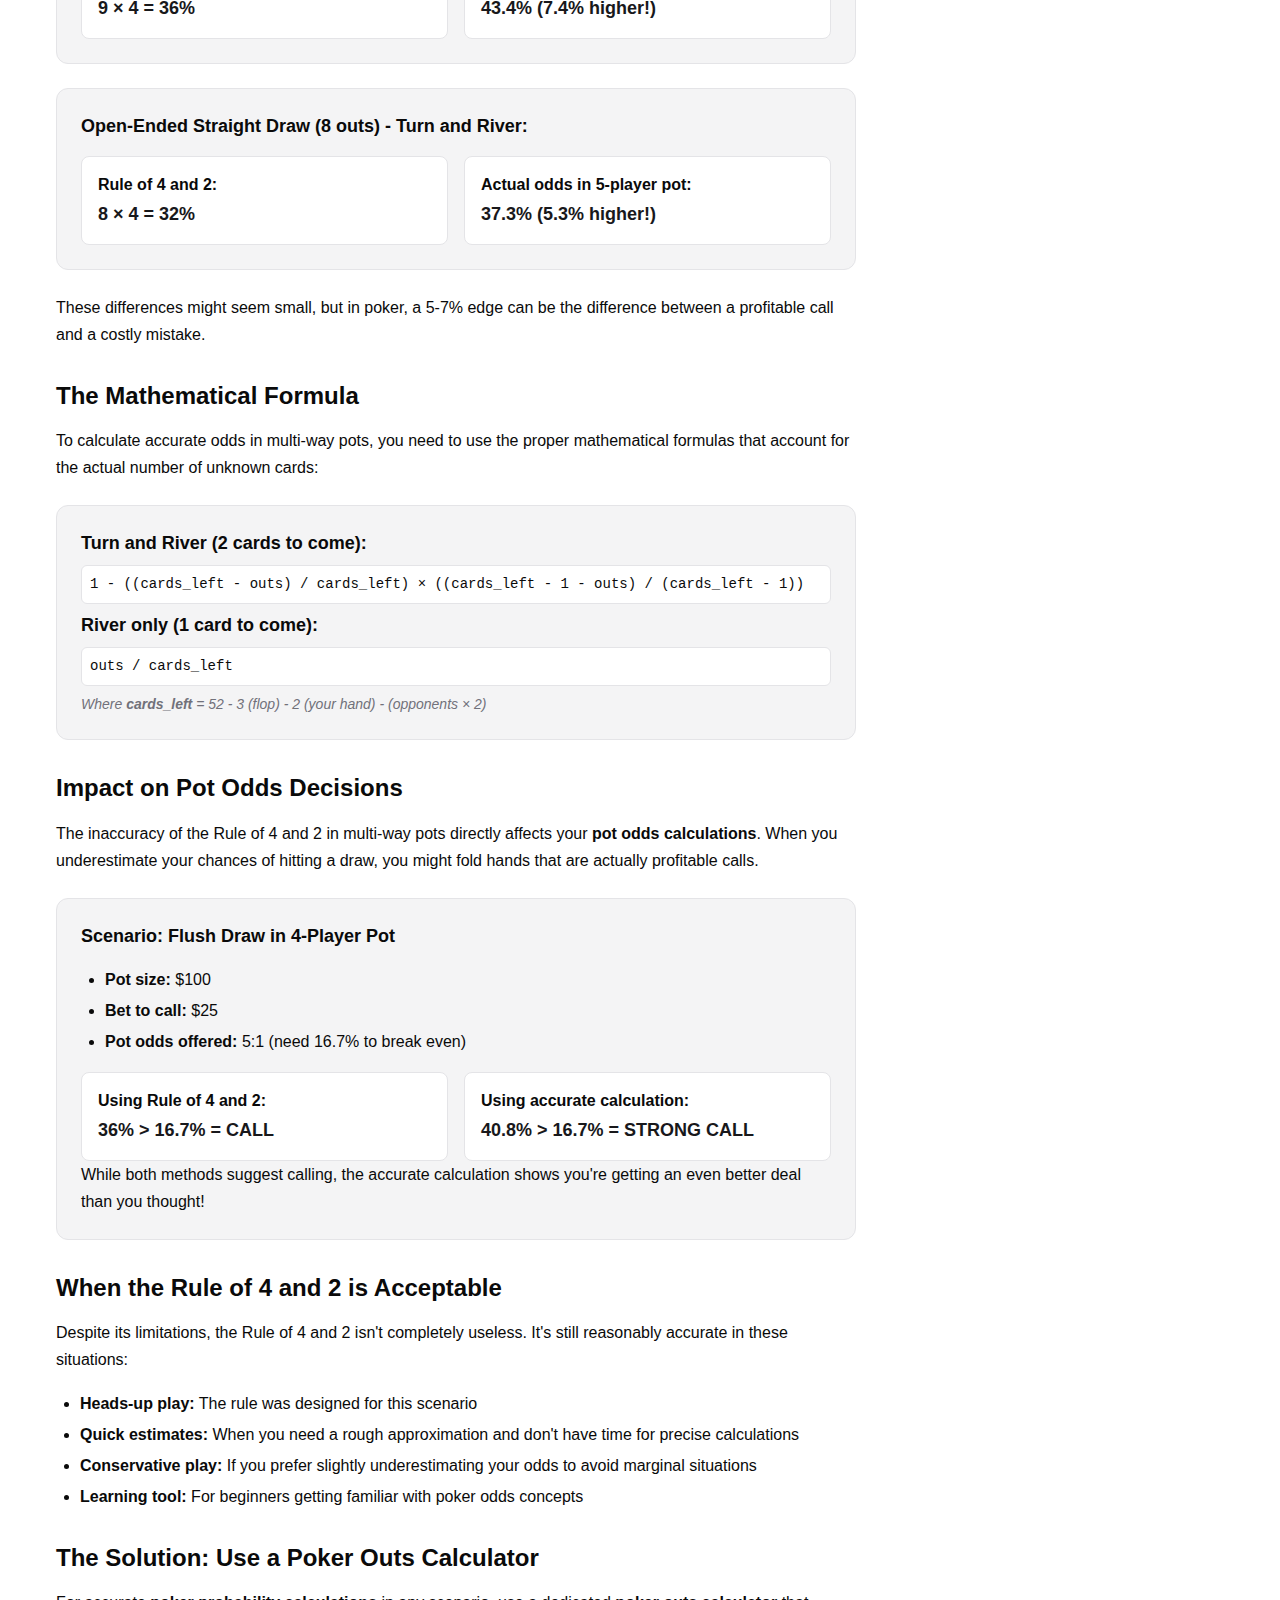
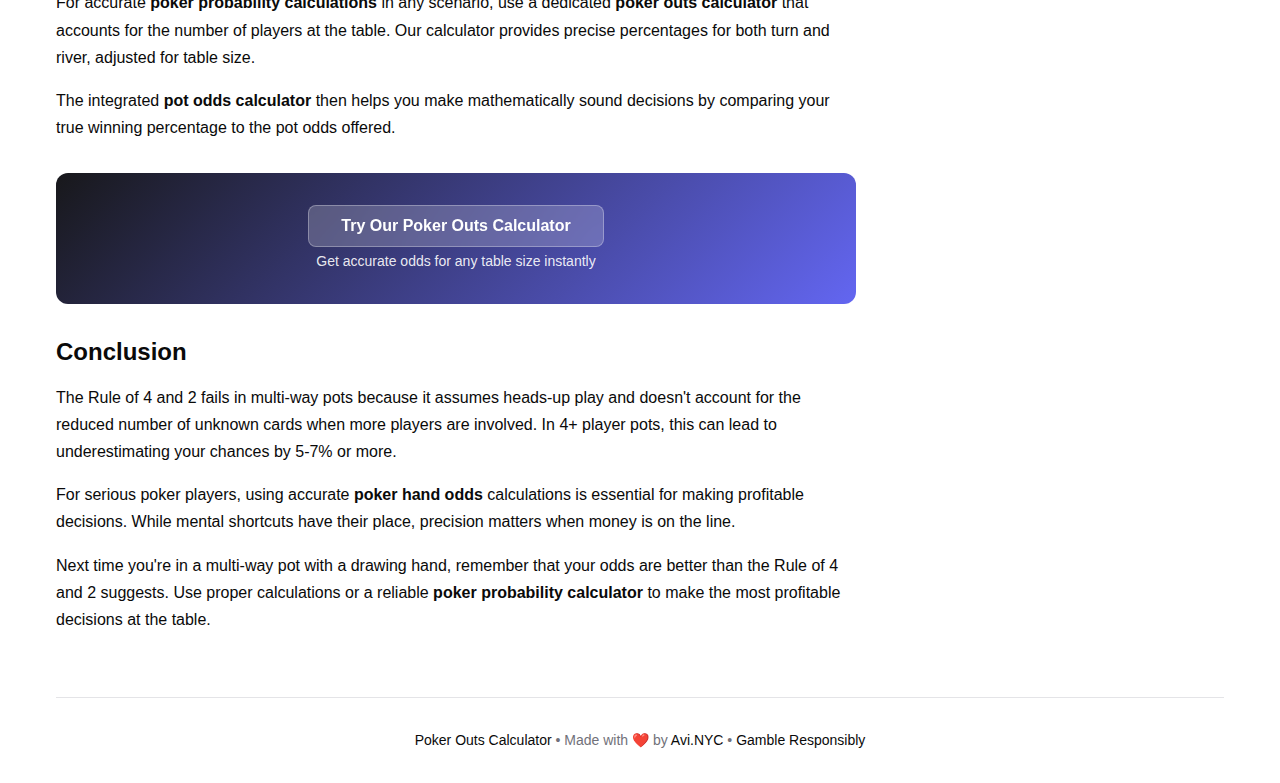
<file: why-the-rule-of-4-and-2-fails.html>
<!doctype html>
<html lang="en">
  <head>
    <meta charset="UTF-8" />
    <meta name="viewport" content="width=device-width, initial-scale=1.0" />
    <meta
      name="description"
      content="Learn why the Rule of 4 and 2 fails in multi-way poker pots. Discover accurate poker probability calculations for multiple opponents using our poker outs calculator." />
    <meta
      name="keywords"
      content="rule of 4 and 2, poker probability, multi-way pots, poker outs calculator, poker odds calculator, poker hand odds, pot odds calculator" />
    <meta
      property="og:title"
      content="Why the Rule of 4 and 2 Fails in Multi-Way Pots - Poker Outs Calculator Blog" />
    <meta
      property="og:description"
      content="The Rule of 4 and 2 assumes heads-up play, but fails in multi-way pots. Learn the math behind accurate poker probability calculations." />
    <meta
      property="og:type"
      content="article" />
    <meta
      property="og:url"
      content="https://pokerouts.app/why-the-rule-of-4-and-2-fails.html" />
    <meta
      property="article:published_time"
      content="2024-01-15T10:00:00Z" />
    <meta
      property="article:author"
      content="Avi Flombaum" />
    <meta
      property="article:section"
      content="Poker Strategy" />
    <meta
      property="article:tag"
      content="poker probability" />
    <meta
      property="article:tag"
      content="rule of 4 and 2" />
    <meta
      property="article:tag"
      content="multi-way pots" />
    <meta
      name="theme-color"
      content="#000000" />
    <title>Why the Rule of 4 and 2 Fails in Multi-Way Pots | Poker Outs Calculator</title>
    <link rel="manifest" href="manifest.json" />
    <link rel="stylesheet" href="styles.css" />
    <link rel="stylesheet" href="blog.css" />
    <link rel="icon" type="image/png" href="icons/icon-192.png" />
    <link rel="apple-touch-icon" href="icons/icon-192.png" />
    <link rel="canonical" href="https://pokerouts.app/why-the-rule-of-4-and-2-fails.html" />
  </head>
  <body>
    <div class="blog-nav">
      <div class="blog-nav__content">
        <a href="/" class="blog-nav__logo">
          <svg class="blog-nav__icon" width="24" height="24" viewBox="0 0 24 24" fill="none" stroke="currentColor" stroke-width="2">
            <path d="M12 2v20M2 12h20"></path>
            <circle cx="12" cy="12" r="3"></circle>
          </svg>
          Poker Outs Calculator
        </a>
        <a href="/" class="blog-nav__cta">Use Calculator</a>
      </div>
    </div>

    <div class="blog">
      <header class="blog__header">
        <div class="blog__header-content">
          <nav class="blog__breadcrumb">
            <a href="/" class="blog__breadcrumb-link">Home</a>
            <span class="blog__breadcrumb-separator">/</span>
            <span class="blog__breadcrumb-current">Blog</span>
          </nav>
          
          <h1 class="blog__title">Why the Rule of 4 and 2 Fails in Multi-Way Pots</h1>
          
          <div class="blog__meta">
            <time class="blog__date" datetime="2024-01-15">January 15, 2024</time>
            <span class="blog__author">By <a href="https://avi.nyc" rel="author">Avi Flombaum</a></span>
            <span class="blog__reading-time">5 min read</span>
          </div>
        </div>
      </header>

      <main class="blog__content">
        <article class="blog__article">
          <div class="blog__intro">
            <p class="blog__lead">
              The Rule of 4 and 2 is one of the most popular shortcuts for calculating poker odds, but it has a critical flaw: it assumes you're playing heads-up. In multi-way pots with 3+ players, this rule can lead to significantly inaccurate calculations and costly mistakes.
            </p>
          </div>

          <section class="blog__section">
            <h2 class="blog__heading">What is the Rule of 4 and 2?</h2>
            <p class="blog__text">
              The Rule of 4 and 2 is a mental shortcut that poker players use to quickly estimate their chances of improving their hand. The rule states:
            </p>
            <ul class="blog__list">
              <li><strong>After the flop:</strong> Multiply your outs by 4 to get your approximate percentage chance of hitting by the river</li>
              <li><strong>After the turn:</strong> Multiply your outs by 2 to get your approximate percentage chance of hitting on the river</li>
            </ul>
            <p class="blog__text">
              For example, with 9 outs (flush draw) after the flop, the rule suggests you have approximately 36% chance to hit your flush by the river (9 × 4 = 36%).
            </p>
          </section>

          <section class="blog__section">
            <h2 class="blog__heading">The Hidden Assumption: Heads-Up Play</h2>
            <p class="blog__text">
              The Rule of 4 and 2 was developed assuming a heads-up scenario where only two players see the flop. In heads-up play, after the flop, there are exactly 47 unknown cards (52 total - 2 in your hand - 3 on the flop). This is the foundation for the rule's calculations.
            </p>
            <p class="blog__text">
              However, most poker hands aren't played heads-up. In typical casino games and online poker, you'll frequently encounter multi-way pots with 3, 4, 5, or even more players seeing the flop.
            </p>
          </section>

          <section class="blog__section">
            <h2 class="blog__heading">Why Multi-Way Pots Change Everything</h2>
            <p class="blog__text">
              In multi-way pots, each additional player reduces the number of unknown cards. Here's how it works:
            </p>
            
            <div class="blog__example">
              <h3 class="blog__example-title">Cards Remaining by Player Count:</h3>
              <ul class="blog__list">
                <li><strong>2 players (heads-up):</strong> 47 unknown cards after flop</li>
                <li><strong>3 players:</strong> 45 unknown cards after flop</li>
                <li><strong>4 players:</strong> 43 unknown cards after flop</li>
                <li><strong>5 players:</strong> 41 unknown cards after flop</li>
                <li><strong>6 players:</strong> 39 unknown cards after flop</li>
              </ul>
            </div>

            <p class="blog__text">
              This dramatic reduction in unknown cards significantly increases your odds of hitting your draw. The Rule of 4 and 2 doesn't account for this crucial factor.
            </p>
          </section>

          <section class="blog__section">
            <h2 class="blog__heading">Real-World Examples: The Math Doesn't Lie</h2>
            
            <div class="blog__example">
              <h3 class="blog__example-title">Flush Draw (9 outs) - Turn and River:</h3>
              
              <div class="blog__comparison">
                <div class="blog__comparison-item">
                  <h4>Rule of 4 and 2 (assumes heads-up):</h4>
                  <p>9 × 4 = <strong>36%</strong></p>
                </div>
                
                <div class="blog__comparison-item">
                  <h4>Actual odds in 6-player pot:</h4>
                  <p><strong>43.4%</strong> (7.4% higher!)</p>
                </div>
              </div>
            </div>

            <div class="blog__example">
              <h3 class="blog__example-title">Open-Ended Straight Draw (8 outs) - Turn and River:</h3>
              
              <div class="blog__comparison">
                <div class="blog__comparison-item">
                  <h4>Rule of 4 and 2:</h4>
                  <p>8 × 4 = <strong>32%</strong></p>
                </div>
                
                <div class="blog__comparison-item">
                  <h4>Actual odds in 5-player pot:</h4>
                  <p><strong>37.3%</strong> (5.3% higher!)</p>
                </div>
              </div>
            </div>

            <p class="blog__text">
              These differences might seem small, but in poker, a 5-7% edge can be the difference between a profitable call and a costly mistake.
            </p>
          </section>

          <section class="blog__section">
            <h2 class="blog__heading">The Mathematical Formula</h2>
            <p class="blog__text">
              To calculate accurate odds in multi-way pots, you need to use the proper mathematical formulas that account for the actual number of unknown cards:
            </p>
            
            <div class="blog__formula">
              <h3 class="blog__formula-title">Turn and River (2 cards to come):</h3>
              <code class="blog__formula-code">
                1 - ((cards_left - outs) / cards_left) × ((cards_left - 1 - outs) / (cards_left - 1))
              </code>
              
              <h3 class="blog__formula-title">River only (1 card to come):</h3>
              <code class="blog__formula-code">
                outs / cards_left
              </code>
              
              <p class="blog__formula-note">
                Where <strong>cards_left</strong> = 52 - 3 (flop) - 2 (your hand) - (opponents × 2)
              </p>
            </div>
          </section>

          <section class="blog__section">
            <h2 class="blog__heading">Impact on Pot Odds Decisions</h2>
            <p class="blog__text">
              The inaccuracy of the Rule of 4 and 2 in multi-way pots directly affects your <strong>pot odds calculations</strong>. When you underestimate your chances of hitting a draw, you might fold hands that are actually profitable calls.
            </p>
            
            <div class="blog__example">
              <h3 class="blog__example-title">Scenario: Flush Draw in 4-Player Pot</h3>
              <ul class="blog__list">
                <li><strong>Pot size:</strong> $100</li>
                <li><strong>Bet to call:</strong> $25</li>
                <li><strong>Pot odds offered:</strong> 5:1 (need 16.7% to break even)</li>
              </ul>
              
              <div class="blog__comparison">
                <div class="blog__comparison-item">
                  <h4>Using Rule of 4 and 2:</h4>
                  <p>36% > 16.7% = <strong>CALL</strong></p>
                </div>
                
                <div class="blog__comparison-item">
                  <h4>Using accurate calculation:</h4>
                  <p>40.8% > 16.7% = <strong>STRONG CALL</strong></p>
                </div>
              </div>
              
              <p class="blog__text">
                While both methods suggest calling, the accurate calculation shows you're getting an even better deal than you thought!
              </p>
            </div>
          </section>

          <section class="blog__section">
            <h2 class="blog__heading">When the Rule of 4 and 2 is Acceptable</h2>
            <p class="blog__text">
              Despite its limitations, the Rule of 4 and 2 isn't completely useless. It's still reasonably accurate in these situations:
            </p>
            <ul class="blog__list">
              <li><strong>Heads-up play:</strong> The rule was designed for this scenario</li>
              <li><strong>Quick estimates:</strong> When you need a rough approximation and don't have time for precise calculations</li>
              <li><strong>Conservative play:</strong> If you prefer slightly underestimating your odds to avoid marginal situations</li>
              <li><strong>Learning tool:</strong> For beginners getting familiar with poker odds concepts</li>
            </ul>
          </section>

          <section class="blog__section">
            <h2 class="blog__heading">The Solution: Use a Poker Outs Calculator</h2>
            <p class="blog__text">
              For accurate <strong>poker probability calculations</strong> in any scenario, use a dedicated <strong>poker outs calculator</strong> that accounts for the number of players at the table. Our calculator provides precise percentages for both turn and river, adjusted for table size.
            </p>
            <p class="blog__text">
              The integrated <strong>pot odds calculator</strong> then helps you make mathematically sound decisions by comparing your true winning percentage to the pot odds offered.
            </p>
            
            <div class="blog__cta">
              <a href="/" class="blog__cta-button">Try Our Poker Outs Calculator</a>
              <p class="blog__cta-text">Get accurate odds for any table size instantly</p>
            </div>
          </section>

          <section class="blog__section">
            <h2 class="blog__heading">Conclusion</h2>
            <p class="blog__text">
              The Rule of 4 and 2 fails in multi-way pots because it assumes heads-up play and doesn't account for the reduced number of unknown cards when more players are involved. In 4+ player pots, this can lead to underestimating your chances by 5-7% or more.
            </p>
            <p class="blog__text">
              For serious poker players, using accurate <strong>poker hand odds</strong> calculations is essential for making profitable decisions. While mental shortcuts have their place, precision matters when money is on the line.
            </p>
            <p class="blog__text">
              Next time you're in a multi-way pot with a drawing hand, remember that your odds are better than the Rule of 4 and 2 suggests. Use proper calculations or a reliable <strong>poker probability calculator</strong> to make the most profitable decisions at the table.
            </p>
          </section>
        </article>

        <aside class="blog__sidebar">
          <div class="blog__related">
            <h3 class="blog__related-title">Related Topics</h3>
            <ul class="blog__related-list">
              <li><a href="complete-guide-poker-outs-odds.html" class="blog__related-link">Complete Guide to Outs & Odds</a></li>
              <li><a href="implied-odds-guide.html" class="blog__related-link">Implied Odds in Poker</a></li>
              <li><a href="tournament-bankroll-management.html" class="blog__related-link">Tournament Bankroll Management</a></li>
              <li><a href="#" class="blog__related-link">Position and Drawing Hands</a></li>
            </ul>
          </div>

          <div class="blog__calculator-promo">
            <h3 class="blog__promo-title">Need Accurate Odds?</h3>
            <p class="blog__promo-text">
              Calculate precise poker probabilities for any table size with our free poker outs calculator.
            </p>
            <a href="/" class="blog__promo-button">Use Calculator Now</a>
          </div>
        </aside>
      </main>

      <footer class="blog__footer">
        <div class="blog__footer-content">
          <p class="blog__footer-text">
            <a href="/">Poker Outs Calculator</a> • 
            Made with ❤️ by <a href="https://avi.nyc">Avi.NYC</a> • 
            <a href="https://www.ncpgambling.org/help-treatment/">Gamble Responsibly</a>
          </p>
        </div>
      </footer>
    </div>

    <script type="application/ld+json">
      {
        "@context": "https://schema.org",
        "@type": "BlogPosting",
        "headline": "Why the Rule of 4 and 2 Fails in Multi-Way Pots",
        "description": "Learn why the Rule of 4 and 2 fails in multi-way poker pots and discover accurate poker probability calculations for multiple opponents.",
        "image": "https://pokerouts.app/blog-rule-of-4-and-2.png",
        "author": {
          "@type": "Person",
          "name": "Avi Flombaum",
          "url": "https://avi.nyc"
        },
        "publisher": {
          "@type": "Organization",
          "name": "Poker Outs Calculator",
          "logo": {
            "@type": "ImageObject",
            "url": "https://pokerouts.app/icons/icon-192.png"
          }
        },
        "datePublished": "2024-01-15T10:00:00Z",
        "dateModified": "2024-01-15T10:00:00Z",
        "mainEntityOfPage": {
          "@type": "WebPage",
          "@id": "https://pokerouts.app/why-the-rule-of-4-and-2-fails.html"
        },
        "articleSection": "Poker Strategy",
        "keywords": "rule of 4 and 2, poker probability, multi-way pots, poker outs calculator, poker odds",
        "wordCount": "1200"
      }
    </script>

    <script type="application/ld+json">
      {
        "@context": "https://schema.org",
        "@type": "BreadcrumbList",
        "itemListElement": [
          {
            "@type": "ListItem",
            "position": 1,
            "name": "Home",
            "item": "https://pokerouts.app/"
          },
          {
            "@type": "ListItem",
            "position": 2,
            "name": "Blog",
            "item": "https://pokerouts.app/why-the-rule-of-4-and-2-fails.html"
          }
        ]
      }
    </script>
    <script defer data-domain="pokerouts.app" src="https://a.wip.dev/js/script.js"></script>    
  </body>
</html>
</file>
<file: blog.css>
/* Blog-specific styles */

/* Blog Navigation */
.blog-nav {
    position: fixed;
    top: 0;
    left: 0;
    right: 0;
    background-color: var(--color-background);
    border-bottom: 1px solid var(--color-border);
    z-index: 100;
    padding: var(--spacing-md) 0;
}

.blog-nav__content {
    max-width: 1200px;
    margin: 0 auto;
    padding: 0 var(--spacing-lg);
    display: flex;
    align-items: center;
    justify-content: space-between;
}

.blog-nav__logo {
    display: flex;
    align-items: center;
    gap: var(--spacing-sm);
    text-decoration: none;
    color: var(--color-foreground);
    font-weight: 600;
    font-size: var(--font-base);
}

.blog-nav__icon {
    width: 24px;
    height: 24px;
    color: var(--color-primary);
}

.blog-nav__cta {
    background-color: var(--color-primary);
    color: var(--color-primary-foreground);
    text-decoration: none;
    padding: var(--spacing-sm) var(--spacing-lg);
    border-radius: var(--radius-md);
    font-weight: 500;
    font-size: var(--font-sm);
    transition: all 0.2s ease;
}

.blog-nav__cta:hover {
    background-color: var(--color-accent);
    color: var(--color-accent-foreground);
}

/* Blog Container */
.blog {
    max-width: 1200px;
    margin: 0 auto;
    padding: 0 var(--spacing-lg);
    margin-top: 80px; /* Account for fixed nav */
}

/* Blog Header */
.blog__header {
    padding: var(--spacing-2xl) 0;
    border-bottom: 1px solid var(--color-border);
    margin-bottom: var(--spacing-2xl);
}

.blog__header-content {
    max-width: 800px;
}

.blog__breadcrumb {
    display: flex;
    align-items: center;
    gap: var(--spacing-sm);
    margin-bottom: var(--spacing-lg);
    font-size: var(--font-sm);
}

.blog__breadcrumb-link {
    color: var(--color-muted-foreground);
    text-decoration: none;
    transition: color 0.2s ease;
}

.blog__breadcrumb-link:hover {
    color: var(--color-foreground);
}

.blog__breadcrumb-separator {
    color: var(--color-muted-foreground);
}

.blog__breadcrumb-current {
    color: var(--color-foreground);
    font-weight: 500;
}

.blog__title {
    font-size: var(--font-4xl);
    font-weight: 700;
    line-height: 1.2;
    margin-bottom: var(--spacing-lg);
    color: var(--color-foreground);
    letter-spacing: -0.025em;
}

.blog__meta {
    display: flex;
    align-items: center;
    gap: var(--spacing-lg);
    font-size: var(--font-sm);
    color: var(--color-muted-foreground);
}

.blog__date {
    color: var(--color-muted-foreground);
}

.blog__author a {
    color: var(--color-foreground);
    text-decoration: none;
}

.blog__author a:hover {
    text-decoration: underline;
}

.blog__reading-time {
    color: var(--color-muted-foreground);
}

/* Blog Content Layout */
.blog__content {
    display: grid;
    grid-template-columns: 1fr 300px;
    gap: var(--spacing-2xl);
    align-items: start;
}

/* Blog Article */
.blog__article {
    max-width: 800px;
}

.blog__intro {
    margin-bottom: var(--spacing-2xl);
    padding-bottom: var(--spacing-xl);
    border-bottom: 1px solid var(--color-border);
}

.blog__lead {
    font-size: var(--font-xl);
    line-height: 1.6;
    color: var(--color-foreground);
    font-weight: 400;
    margin: 0;
}

.blog__section {
    margin-bottom: var(--spacing-2xl);
}

.blog__heading {
    font-size: var(--font-2xl);
    font-weight: 600;
    margin-bottom: var(--spacing-lg);
    color: var(--color-foreground);
    line-height: 1.3;
}

.blog__text {
    font-size: var(--font-base);
    line-height: 1.7;
    color: var(--color-foreground);
    margin-bottom: var(--spacing-lg);
}

.blog__text:last-child {
    margin-bottom: 0;
}

.blog__list {
    margin: var(--spacing-lg) 0;
    padding-left: var(--spacing-xl);
}

.blog__list li {
    font-size: var(--font-base);
    line-height: 1.7;
    color: var(--color-foreground);
    margin-bottom: var(--spacing-sm);
}

/* Blog Examples and Comparisons */
.blog__example {
    background-color: var(--color-card);
    border: 1px solid var(--color-border);
    border-radius: var(--radius-lg);
    padding: var(--spacing-xl);
    margin: var(--spacing-xl) 0;
}

.blog__example-title {
    font-size: var(--font-lg);
    font-weight: 600;
    margin-bottom: var(--spacing-md);
    color: var(--color-foreground);
}

.blog__comparison {
    display: grid;
    grid-template-columns: repeat(auto-fit, minmax(250px, 1fr));
    gap: var(--spacing-lg);
    margin-top: var(--spacing-lg);
}

.blog__comparison-item {
    background-color: var(--color-background);
    border: 1px solid var(--color-border);
    border-radius: var(--radius-md);
    padding: var(--spacing-lg);
}

.blog__comparison-item h4 {
    font-size: var(--font-base);
    font-weight: 600;
    margin-bottom: var(--spacing-sm);
    color: var(--color-foreground);
}

.blog__comparison-item p {
    font-size: var(--font-lg);
    font-weight: 700;
    color: var(--color-primary);
    margin: 0;
}

/* Blog Formula */
.blog__formula {
    background-color: var(--color-card);
    border: 1px solid var(--color-border);
    border-radius: var(--radius-lg);
    padding: var(--spacing-xl);
    margin: var(--spacing-xl) 0;
}

.blog__formula-title {
    font-size: var(--font-lg);
    font-weight: 600;
    margin-bottom: var(--spacing-md);
    color: var(--color-foreground);
}

.blog__formula-code {
    display: block;
    font-family: 'Monaco', 'Menlo', 'Ubuntu Mono', monospace;
    font-size: var(--font-sm);
    background-color: var(--color-background);
    border: 1px solid var(--color-border);
    border-radius: var(--radius-sm);
    padding: var(--spacing-md);
    margin: var(--spacing-md) 0;
    color: var(--color-foreground);
    overflow-x: auto;
}

.blog__formula-note {
    font-size: var(--font-sm);
    color: var(--color-muted-foreground);
    margin-top: var(--spacing-md);
    font-style: italic;
}

/* Blog CTA */
.blog__cta {
    background: linear-gradient(135deg, var(--color-primary), #6366f1);
    border-radius: var(--radius-lg);
    padding: var(--spacing-2xl);
    text-align: center;
    margin: var(--spacing-2xl) 0;
}

.blog__cta-button {
    display: inline-block;
    background: rgba(255, 255, 255, 0.2);
    color: #ffffff;
    text-decoration: none;
    padding: var(--spacing-md) var(--spacing-2xl);
    border-radius: var(--radius-md);
    font-weight: 600;
    font-size: var(--font-base);
    border: 1px solid rgba(255, 255, 255, 0.3);
    transition: all 0.2s ease;
    backdrop-filter: blur(10px);
}

.blog__cta-button:hover {
    background: rgba(255, 255, 255, 0.3);
    border-color: rgba(255, 255, 255, 0.5);
    transform: translateY(-1px);
}

.blog__cta-text {
    color: rgba(255, 255, 255, 0.9);
    font-size: var(--font-sm);
    margin-top: var(--spacing-sm);
    margin-bottom: 0;
}

/* Blog Sidebar */
.blog__sidebar {
    display: flex;
    flex-direction: column;
    gap: var(--spacing-2xl);
}

.blog__related {
    background-color: var(--color-card);
    border: 1px solid var(--color-border);
    border-radius: var(--radius-lg);
    padding: var(--spacing-xl);
}

.blog__related-title {
    font-size: var(--font-lg);
    font-weight: 600;
    margin-bottom: var(--spacing-lg);
    color: var(--color-foreground);
}

.blog__related-list {
    list-style: none;
    padding: 0;
    margin: 0;
}

.blog__related-list li {
    margin-bottom: var(--spacing-md);
}

.blog__related-link {
    color: var(--color-foreground);
    text-decoration: none;
    font-size: var(--font-sm);
    line-height: 1.5;
    transition: color 0.2s ease;
}

.blog__related-link:hover {
    color: var(--color-primary);
    text-decoration: underline;
}

.blog__calculator-promo {
    background: linear-gradient(135deg, var(--color-primary), #6366f1);
    border-radius: var(--radius-lg);
    padding: var(--spacing-xl);
    text-align: center;
    color: #ffffff;
}

.blog__promo-title {
    font-size: var(--font-lg);
    font-weight: 600;
    margin-bottom: var(--spacing-md);
    color: #ffffff;
}

.blog__promo-text {
    font-size: var(--font-sm);
    line-height: 1.5;
    margin-bottom: var(--spacing-lg);
    color: rgba(255, 255, 255, 0.9);
}

.blog__promo-button {
    display: inline-block;
    background: rgba(255, 255, 255, 0.2);
    color: #ffffff;
    text-decoration: none;
    padding: var(--spacing-sm) var(--spacing-lg);
    border-radius: var(--radius-md);
    font-weight: 500;
    font-size: var(--font-sm);
    border: 1px solid rgba(255, 255, 255, 0.3);
    transition: all 0.2s ease;
    backdrop-filter: blur(10px);
}

.blog__promo-button:hover {
    background: rgba(255, 255, 255, 0.3);
    border-color: rgba(255, 255, 255, 0.5);
}

/* Blog Footer */
.blog__footer {
    margin-top: var(--spacing-2xl);
    padding: var(--spacing-2xl) 0;
    border-top: 1px solid var(--color-border);
}

.blog__footer-content {
    text-align: center;
}

.blog__footer-text {
    font-size: var(--font-sm);
    color: var(--color-muted-foreground);
}

.blog__footer-text a {
    color: var(--color-foreground);
    text-decoration: none;
}

.blog__footer-text a:hover {
    text-decoration: underline;
}

/* Responsive Design */
@media (max-width: 768px) {
    .blog {
        padding: 0 var(--spacing-md);
        margin-top: 70px;
    }
    
    .blog-nav__content {
        padding: 0 var(--spacing-md);
    }
    
    .blog-nav__logo {
        font-size: var(--font-sm);
    }
    
    .blog-nav__cta {
        padding: var(--spacing-sm) var(--spacing-md);
        font-size: var(--font-xs);
    }
    
    .blog__title {
        font-size: var(--font-3xl);
    }
    
    .blog__meta {
        flex-direction: column;
        align-items: flex-start;
        gap: var(--spacing-sm);
    }
    
    .blog__content {
        grid-template-columns: 1fr;
        gap: var(--spacing-xl);
    }
    
    .blog__sidebar {
        order: 1;
    }
    
    .blog__comparison {
        grid-template-columns: 1fr;
    }
    
    .blog__example {
        padding: var(--spacing-lg);
    }
    
    .blog__formula {
        padding: var(--spacing-lg);
    }
    
    .blog__cta {
        padding: var(--spacing-xl);
    }
}

@media (max-width: 480px) {
    .blog__meta {
        font-size: var(--font-xs);
    }
    
    .blog__breadcrumb {
        font-size: var(--font-xs);
    }
    
    .blog__heading {
        font-size: var(--font-xl);
    }
    
    .blog__lead {
        font-size: var(--font-lg);
    }
}

/* Blog Table Styles */
.blog__table-container {
    overflow-x: auto;
    margin: var(--spacing-xl) 0;
    border: 1px solid var(--color-border);
    border-radius: var(--radius-lg);
}

.blog__table {
    width: 100%;
    border-collapse: collapse;
    font-size: var(--font-sm);
    background-color: var(--color-background);
}

.blog__table th,
.blog__table td {
    padding: var(--spacing-sm) var(--spacing-md);
    text-align: left;
    border-bottom: 1px solid var(--color-border);
}

.blog__table th {
    background-color: var(--color-card);
    font-weight: 600;
    color: var(--color-foreground);
    position: sticky;
    top: 0;
    z-index: 1;
}

.blog__table td {
    color: var(--color-foreground);
}

.blog__table tbody tr:hover {
    background-color: var(--color-muted);
}

.blog__table-play {
    color: #10b981;
    font-weight: 500;
}

.blog__table-fold {
    color: #ef4444;
    font-weight: 500;
}

.blog__table-legend {
    font-size: var(--font-xs);
    color: var(--color-muted-foreground);
    margin-top: var(--spacing-sm);
    text-align: center;
}

.blog__subheading {
    font-size: var(--font-lg);
    font-weight: 600;
    margin: var(--spacing-xl) 0 var(--spacing-md) 0;
    color: var(--color-foreground);
}

/* Responsive table */
@media (max-width: 768px) {
    .blog__table {
        font-size: var(--font-xs);
    }
    
    .blog__table th,
    .blog__table td {
        padding: var(--spacing-xs) var(--spacing-sm);
    }
}

/* Print Styles */
@media print {
    .blog-nav,
    .blog__sidebar,
    .blog__cta,
    .blog__calculator-promo {
        display: none;
    }
    
    .blog {
        margin-top: 0;
        max-width: none;
        padding: 0;
    }
    
    .blog__content {
        grid-template-columns: 1fr;
    }
    
    .blog__title {
        color: #000;
    }
    
    .blog__text,
    .blog__heading {
        color: #000;
    }
    
    .blog__table th,
    .blog__table td {
        color: #000;
    }
}
</file>
<file: styles.css>
/* CSS Reset and Base Styles */
* {
    margin: 0;
    padding: 0;
    box-sizing: border-box;
}

:root {
    /* Light theme colors */
    --color-background: #ffffff;
    --color-foreground: #0a0a0a;
    --color-card: #f4f4f5;
    --color-card-foreground: #18181b;
    --color-border: #e4e4e7;
    --color-input: #ffffff;
    --color-primary: #18181b;
    --color-primary-foreground: #fafafa;
    --color-muted: #f4f4f5;
    --color-muted-foreground: #71717a;
    --color-accent: #f4f4f5;
    --color-accent-foreground: #18181b;
    
    /* Spacing */
    --spacing-xs: 0.125rem;
    --spacing-sm: 0.25rem;
    --spacing-md: 0.5rem;
    --spacing-lg: 1rem;
    --spacing-xl: 1.5rem;
    --spacing-2xl: 2rem;
    
    /* Border radius */
    --radius-sm: 0.375rem;
    --radius-md: 0.5rem;
    --radius-lg: 0.75rem;
    
    /* Font sizes */
    --font-xs: 0.75rem;
    --font-sm: 0.875rem;
    --font-base: 1rem;
    --font-lg: 1.125rem;
    --font-xl: 1.25rem;
    --font-2xl: 1.5rem;
    --font-3xl: 1.875rem;
    --font-4xl: 2.25rem;
}

[data-theme="dark"] {
    --color-background: #0a0a0a;
    --color-foreground: #fafafa;
    --color-card: #18181b;
    --color-card-foreground: #fafafa;
    --color-border: #27272a;
    --color-input: #18181b;
    --color-primary: #fafafa;
    --color-primary-foreground: #18181b;
    --color-muted: #18181b;
    --color-muted-foreground: #a1a1aa;
    --color-accent: #27272a;
    --color-accent-foreground: #fafafa;
}

body {
    font-family: -apple-system, BlinkMacSystemFont, "Segoe UI", Roboto, "Helvetica Neue", Arial, sans-serif;
    background-color: var(--color-background);
    color: var(--color-foreground);
    line-height: 1.5;
    min-height: 100vh;
    transition: background-color 0.2s ease, color 0.2s ease;
}

/* App Container */
.app {
    min-height: 100vh;
    display: flex;
    flex-direction: column;
    max-width: 600px;
    margin: 0 auto;
    padding: var(--spacing-lg);
}

/* Header */
.app__header {
    display: flex;
    justify-content: space-between;
    align-items: center;
    margin-bottom: var(--spacing-2xl);
}

.app__header-controls {
    display: flex;
    align-items: center;
    gap: var(--spacing-md);
}

.app__title {
    font-size: var(--font-2xl);
    font-weight: 700;
    letter-spacing: -0.025em;
}

/* Help Link */
.help-link {
    font-size: var(--font-sm);
    color: var(--color-muted-foreground);
    text-decoration: none;
    transition: color 0.2s ease;
}

.help-link:hover {
    color: var(--color-foreground);
}

/* Strategy Dropdown */
.strategy-dropdown {
    position: relative;
}

.strategy-dropdown__trigger {
    display: flex;
    align-items: center;
    gap: var(--spacing-xs);
    background: transparent;
    border: none;
    color: var(--color-muted-foreground);
    font-size: var(--font-sm);
    cursor: pointer;
    padding: var(--spacing-xs) 0;
    transition: color 0.2s ease;
}

.strategy-dropdown__trigger:hover {
    color: var(--color-foreground);
}

.strategy-dropdown__trigger[aria-expanded="true"] {
    color: var(--color-foreground);
}

.strategy-dropdown__trigger[aria-expanded="true"] .strategy-dropdown__icon {
    transform: rotate(180deg);
}

.strategy-dropdown__icon {
    width: 16px;
    height: 16px;
    transition: transform 0.2s ease;
}

.strategy-dropdown__menu {
    position: absolute;
    top: 100%;
    left: 0;
    right: 0;
    background-color: var(--color-background);
    border: 1px solid var(--color-border);
    border-radius: var(--radius-lg);
    box-shadow: 0 10px 25px -5px rgba(0, 0, 0, 0.1), 0 4px 6px -2px rgba(0, 0, 0, 0.05);
    padding: var(--spacing-sm);
    margin-top: var(--spacing-sm);
    width: min(280px, calc(100vw - 2rem));
    z-index: 50;
    opacity: 0;
    visibility: hidden;
    transform: translateY(-10px);
    transition: all 0.2s ease;
}

.strategy-dropdown__menu--visible {
    opacity: 1;
    visibility: visible;
    transform: translateY(0);
}

.strategy-dropdown__item {
    display: block;
    padding: var(--spacing-md);
    text-decoration: none;
    color: var(--color-foreground);
    border-radius: var(--radius-md);
    transition: background-color 0.2s ease;
    margin-bottom: var(--spacing-xs);
}

.strategy-dropdown__item:last-child {
    margin-bottom: 0;
}

.strategy-dropdown__item:hover {
    background-color: var(--color-accent);
}

.strategy-dropdown__item--coming-soon {
    opacity: 0.6;
    cursor: not-allowed;
}

.strategy-dropdown__item--coming-soon:hover {
    background-color: transparent;
}

.strategy-dropdown__item-content {
    display: flex;
    flex-direction: column;
    gap: var(--spacing-xs);
}

.strategy-dropdown__item-title {
    font-size: var(--font-sm);
    font-weight: 500;
    color: var(--color-foreground);
}

.strategy-dropdown__item-desc {
    font-size: var(--font-xs);
    color: var(--color-muted-foreground);
    line-height: 1.3;
}

.strategy-dropdown__item--coming-soon .strategy-dropdown__item-title {
    color: var(--color-muted-foreground);
}

.strategy-dropdown__item--coming-soon .strategy-dropdown__item-desc {
    color: var(--color-muted-foreground);
    font-style: italic;
}

/* Theme Toggle */
.theme-toggle {
    background: transparent;
    border: 1px solid var(--color-border);
    border-radius: var(--radius-md);
    padding: var(--spacing-sm);
    cursor: pointer;
    display: flex;
    align-items: center;
    justify-content: center;
    transition: all 0.2s ease;
    color: var(--color-foreground);
}

.theme-toggle:hover {
    background-color: var(--color-accent);
}

.theme-toggle__icon {
    display: none;
}

.theme-toggle__icon--light {
    display: block;
}

[data-theme="dark"] .theme-toggle__icon--light {
    display: none;
}

[data-theme="dark"] .theme-toggle__icon--dark {
    display: block;
}

/* Install Banner */
.install-banner {
    background: linear-gradient(135deg, var(--color-primary), #6366f1);
    color: #ffffff;
    padding: var(--spacing-md);
    margin-bottom: var(--spacing-lg);
    border-radius: var(--radius-lg);
    box-shadow: 0 4px 6px -1px rgba(0, 0, 0, 0.1), 0 2px 4px -1px rgba(0, 0, 0, 0.06);
    position: relative;
    display: none;
}

.install-banner--visible {
    display: block;
}

.install-banner__content {
    display: flex;
    align-items: center;
    justify-content: space-between;
    gap: var(--spacing-md);
}

.install-banner__text {
    display: flex;
    flex-direction: column;
    gap: var(--spacing-xs);
    flex: 1;
}

.install-banner__text strong {
    font-size: var(--font-base);
    font-weight: 600;
}

.install-banner__description {
    font-size: var(--font-sm);
    opacity: 0.9;
}

.install-banner__button {
    display: flex;
    align-items: center;
    gap: var(--spacing-sm);
    background: rgba(255, 255, 255, 0.2);
    color: #ffffff;
    border: 1px solid rgba(255, 255, 255, 0.3);
    border-radius: var(--radius-md);
    padding: var(--spacing-sm) var(--spacing-md);
    font-size: var(--font-sm);
    font-weight: 500;
    cursor: pointer;
    transition: all 0.2s ease;
    backdrop-filter: blur(10px);
}

.install-banner__button:hover {
    background: rgba(255, 255, 255, 0.3);
    border-color: rgba(255, 255, 255, 0.5);
    transform: translateY(-1px);
}

.install-banner__button:active {
    transform: translateY(0);
}

.install-banner__icon {
    width: 16px;
    height: 16px;
    flex-shrink: 0;
}

.install-banner__close {
    background: transparent;
    color: #ffffff;
    border: none;
    padding: var(--spacing-xs);
    cursor: pointer;
    border-radius: var(--radius-sm);
    transition: all 0.2s ease;
    opacity: 0.7;
    flex-shrink: 0;
}

.install-banner__close:hover {
    opacity: 1;
    background: rgba(255, 255, 255, 0.1);
}

/* Calculator */
.calculator {
    flex: 1;
    display: flex;
    flex-direction: column;
    gap: var(--spacing-2xl);
}

.calculator__inputs {
    display: flex;
    flex-direction: column;
    gap: var(--spacing-lg);
}

/* Form Groups */
.form-group {
    display: flex;
    flex-direction: column;
    gap: var(--spacing-sm);
}

.form-group__label {
    font-size: var(--font-sm);
    font-weight: 500;
    color: var(--color-foreground);
}

.form-group__select,
.form-group__input {
    width: 100%;
    padding: var(--spacing-sm) var(--spacing-md);
    background-color: var(--color-input);
    border: 1px solid var(--color-border);
    border-radius: var(--radius-md);
    font-size: var(--font-base);
    color: var(--color-foreground);
    transition: all 0.2s ease;
}

.form-group__select:focus,
.form-group__input:focus {
    outline: none;
    border-color: var(--color-primary);
    box-shadow: 0 0 0 3px rgba(0, 0, 0, 0.05);
}

[data-theme="dark"] .form-group__select:focus,
[data-theme="dark"] .form-group__input:focus {
    box-shadow: 0 0 0 3px rgba(255, 255, 255, 0.05);
}

/* Results */
.results {
    display: grid;
    grid-template-columns: repeat(auto-fit, minmax(200px, 1fr));
    gap: var(--spacing-lg);
}

.results__card {
    background-color: var(--color-card);
    border: 1px solid var(--color-border);
    border-radius: var(--radius-lg);
    padding: var(--spacing-xl);
    text-align: center;
    transition: all 0.2s ease;
}

.results__title {
    font-size: var(--font-lg);
    font-weight: 600;
    margin-bottom: var(--spacing-sm);
    color: var(--color-muted-foreground);
}

.results__percentage {
    font-size: var(--font-4xl);
    font-weight: 700;
    margin-bottom: var(--spacing-sm);
    letter-spacing: -0.025em;
    min-height: 3.5rem;
    display: flex;
    align-items: center;
    justify-content: center;
}

.results__description {
    font-size: var(--font-sm);
    color: var(--color-muted-foreground);
}

/* Cards Info */
.cards-info {
    text-align: center;
    margin-top: var(--spacing-lg);
}

.cards-info__text {
    font-size: var(--font-sm);
    color: var(--color-muted-foreground);
    font-weight: 500;
    justify-content: center;
}

/* Pot Odds Calculator */
.pot-odds-calculator {
    margin-top: var(--spacing-2xl);
    background-color: var(--color-card);
    border: 1px solid var(--color-border);
    border-radius: var(--radius-lg);
    padding: var(--spacing-xl);
}

.pot-odds-calculator__title {
    font-size: var(--font-lg);
    font-weight: 600;
    margin-bottom: var(--spacing-lg);
    color: var(--color-foreground);
}

.pot-odds-calculator__toggle {
    display: flex;
    gap: var(--spacing-lg);
    margin-bottom: var(--spacing-lg);
    justify-content: center;
}

.toggle-label {
    display: flex;
    align-items: center;
    gap: var(--spacing-sm);
    cursor: pointer;
    font-size: var(--font-sm);
}

.toggle-label input[type="radio"] {
    cursor: pointer;
}

.pot-odds-calculator__inputs {
    display: grid;
    grid-template-columns: repeat(auto-fit, minmax(150px, 1fr));
    gap: var(--spacing-lg);
    margin-bottom: var(--spacing-xl);
}

.pot-odds-results {
    display: grid;
    grid-template-columns: repeat(2, 1fr);
    gap: var(--spacing-md);
}

.pot-odds-results__item {
    background-color: var(--color-background);
    border: 1px solid var(--color-border);
    border-radius: var(--radius-md);
    padding: var(--spacing-md);
    text-align: center;
}

.pot-odds-results__item--full {
    grid-column: 1 / -1;
}

.pot-odds-results__label {
    display: block;
    font-size: var(--font-sm);
    color: var(--color-muted-foreground);
    margin-bottom: var(--spacing-xs);
}

.pot-odds-results__value {
    display: block;
    font-size: var(--font-xl);
    font-weight: 600;
    color: var(--color-foreground);
}

.pot-odds-results__decision {
    font-size: var(--font-base);
}

.pot-odds-results__decision--call {
    color: #10b981;
}

.pot-odds-results__decision--fold {
    color: #ef4444;
}

.pot-odds-results__decision--close {
    color: #f59e0b;
}

/* Help Section */
.help-section {
    margin-top: var(--spacing-2xl);
    background-color: var(--color-card);
    border: 1px solid var(--color-border);
    border-radius: var(--radius-lg);
    padding: var(--spacing-xl);
}

.help-section__title {
    font-size: var(--font-lg);
    font-weight: 600;
    margin-bottom: var(--spacing-md);
    color: var(--color-foreground);
}

.help-section__content {
    display: grid;
    gap: var(--spacing-sm);
    margin-bottom: var(--spacing-xl);
}

.help-section__item {
    display: flex;
    align-items: center;
    gap: var(--spacing-md);
}

.help-section__outs {
    background-color: var(--color-primary);
    color: var(--color-primary-foreground);
    padding: var(--spacing-xs) var(--spacing-sm);
    border-radius: var(--radius-sm);
    font-size: var(--font-sm);
    font-weight: 600;
    min-width: 3.5rem;
    text-align: center;
}

.help-section__hand {
    font-size: var(--font-base);
    color: var(--color-foreground);
}

.help-section__tips {
    display: flex;
    flex-direction: column;
    gap: var(--spacing-sm);
}

.help-section__tip {
    font-size: var(--font-sm);
    color: var(--color-muted-foreground);
    line-height: 1.6;
    margin: 0;
}

.help-section__tip strong {
    color: var(--color-foreground);
}

/* How to Use Section */
.how-to-use {
    background-color: var(--color-card);
    border: 1px solid var(--color-border);
    border-radius: var(--radius-lg);
    padding: var(--spacing-2xl);
    margin: var(--spacing-2xl) 0;
}

.how-to-use__title {
    font-size: var(--font-2xl);
    font-weight: 700;
    margin-bottom: var(--spacing-xl);
    color: var(--color-foreground);
    text-align: center;
}

.how-to-use__content {
    display: flex;
    flex-direction: column;
    gap: var(--spacing-2xl);
}

.how-to-use__section {
    display: flex;
    flex-direction: column;
    gap: var(--spacing-md);
}

.how-to-use__subtitle {
    font-size: var(--font-xl);
    font-weight: 600;
    color: var(--color-foreground);
    margin-bottom: var(--spacing-sm);
}

.how-to-use__text {
    font-size: var(--font-base);
    line-height: 1.6;
    color: var(--color-foreground);
    margin: 0;
}

.how-to-use__steps {
    margin: 0;
    padding-left: var(--spacing-xl);
}

.how-to-use__steps li {
    font-size: var(--font-base);
    line-height: 1.6;
    color: var(--color-foreground);
    margin-bottom: var(--spacing-sm);
}

.how-to-use__formula {
    background-color: var(--color-background);
    border: 1px solid var(--color-border);
    border-radius: var(--radius-md);
    padding: var(--spacing-lg);
    margin-top: var(--spacing-md);
}

.how-to-use__formula h4 {
    font-size: var(--font-base);
    font-weight: 600;
    margin-bottom: var(--spacing-sm);
    color: var(--color-foreground);
}

.how-to-use__formula p {
    font-family: 'Monaco', 'Menlo', 'Ubuntu Mono', monospace;
    font-size: var(--font-sm);
    background-color: var(--color-muted);
    padding: var(--spacing-sm);
    border-radius: var(--radius-sm);
    margin: 0 0 var(--spacing-md) 0;
    color: var(--color-foreground);
}

.how-to-use__examples {
    display: grid;
    gap: var(--spacing-md);
}

.how-to-use__example {
    background-color: var(--color-background);
    border: 1px solid var(--color-border);
    border-radius: var(--radius-md);
    padding: var(--spacing-md);
    font-size: var(--font-base);
    color: var(--color-foreground);
}

.how-to-use__pot-odds-example {
    background-color: var(--color-background);
    border: 1px solid var(--color-border);
    border-radius: var(--radius-md);
    padding: var(--spacing-lg);
    margin-top: var(--spacing-md);
}

.how-to-use__pot-odds-example h4 {
    font-size: var(--font-base);
    font-weight: 600;
    margin-bottom: var(--spacing-sm);
    color: var(--color-foreground);
}

.how-to-use__pot-odds-example p {
    font-size: var(--font-sm);
    margin: 0 0 var(--spacing-xs) 0;
    color: var(--color-foreground);
}

.how-to-use__benefits {
    margin: 0;
    padding-left: var(--spacing-xl);
}

.how-to-use__benefits li {
    font-size: var(--font-base);
    line-height: 1.6;
    color: var(--color-foreground);
    margin-bottom: var(--spacing-sm);
}

.how-to-use__tips {
    display: flex;
    flex-direction: column;
    gap: var(--spacing-md);
}

.how-to-use__tip {
    background-color: var(--color-background);
    border-left: 4px solid var(--color-primary);
    padding: var(--spacing-md);
    font-size: var(--font-base);
    line-height: 1.6;
    color: var(--color-foreground);
    margin: 0;
}

.how-to-use__tip a {
    color: var(--color-primary);
    text-decoration: none;
}

.how-to-use__tip a:hover {
    text-decoration: underline;
}

.how-to-use__text a {
    color: var(--color-primary);
    text-decoration: none;
}

.how-to-use__text a:hover {
    text-decoration: underline;
}

/* Strategy Links Section */
.how-to-use__strategy-links {
    display: grid;
    gap: var(--spacing-lg);
    margin-top: var(--spacing-lg);
}

.how-to-use__strategy-link {
    display: block;
    text-decoration: none;
    background-color: var(--color-background);
    border: 1px solid var(--color-border);
    border-radius: var(--radius-lg);
    padding: var(--spacing-lg);
    transition: all 0.2s ease;
}

.how-to-use__strategy-link:hover {
    border-color: var(--color-primary);
    box-shadow: 0 4px 6px -1px rgba(0, 0, 0, 0.1);
    transform: translateY(-1px);
}

.how-to-use__strategy-content {
    display: flex;
    flex-direction: column;
    gap: var(--spacing-sm);
}

.how-to-use__strategy-title {
    font-size: var(--font-lg);
    font-weight: 600;
    color: var(--color-foreground);
    margin: 0;
}

.how-to-use__strategy-desc {
    font-size: var(--font-sm);
    color: var(--color-muted-foreground);
    line-height: 1.5;
    margin: 0;
}

/* Footer */
.app__footer {
    margin-top: var(--spacing-2xl);
    text-align: center;
}

.app__footer-text {
    font-size: var(--font-sm);
    color: var(--color-muted-foreground);
}

.app__footer-text a{
    color: var(--color-primary)
}
@media (max-width: 670px) {

    .strategy-dropdown__menu {
        max-width: 200px;
    }
}
/* Media Queries */
@media (max-width: 640px) {
    .app {
        padding: var(--spacing-md);
    }
    
    .app__title {
        font-size: var(--font-xl);
    }
    
    .results__percentage {
        font-size: var(--font-3xl);
        min-height: 3rem;
    }
    
    .help-section {
        padding: var(--spacing-lg);
    }
    
    .help-section__outs {
        min-width: 3rem;
    }
    .strategy-dropdown__menu {
        max-width: 150px;
    }
}


/* Accessibility */
@media (prefers-reduced-motion: reduce) {
    * {
        animation-duration: 0.01ms !important;
        animation-iteration-count: 1 !important;
        transition-duration: 0.01ms !important;
    }
}
</file>
